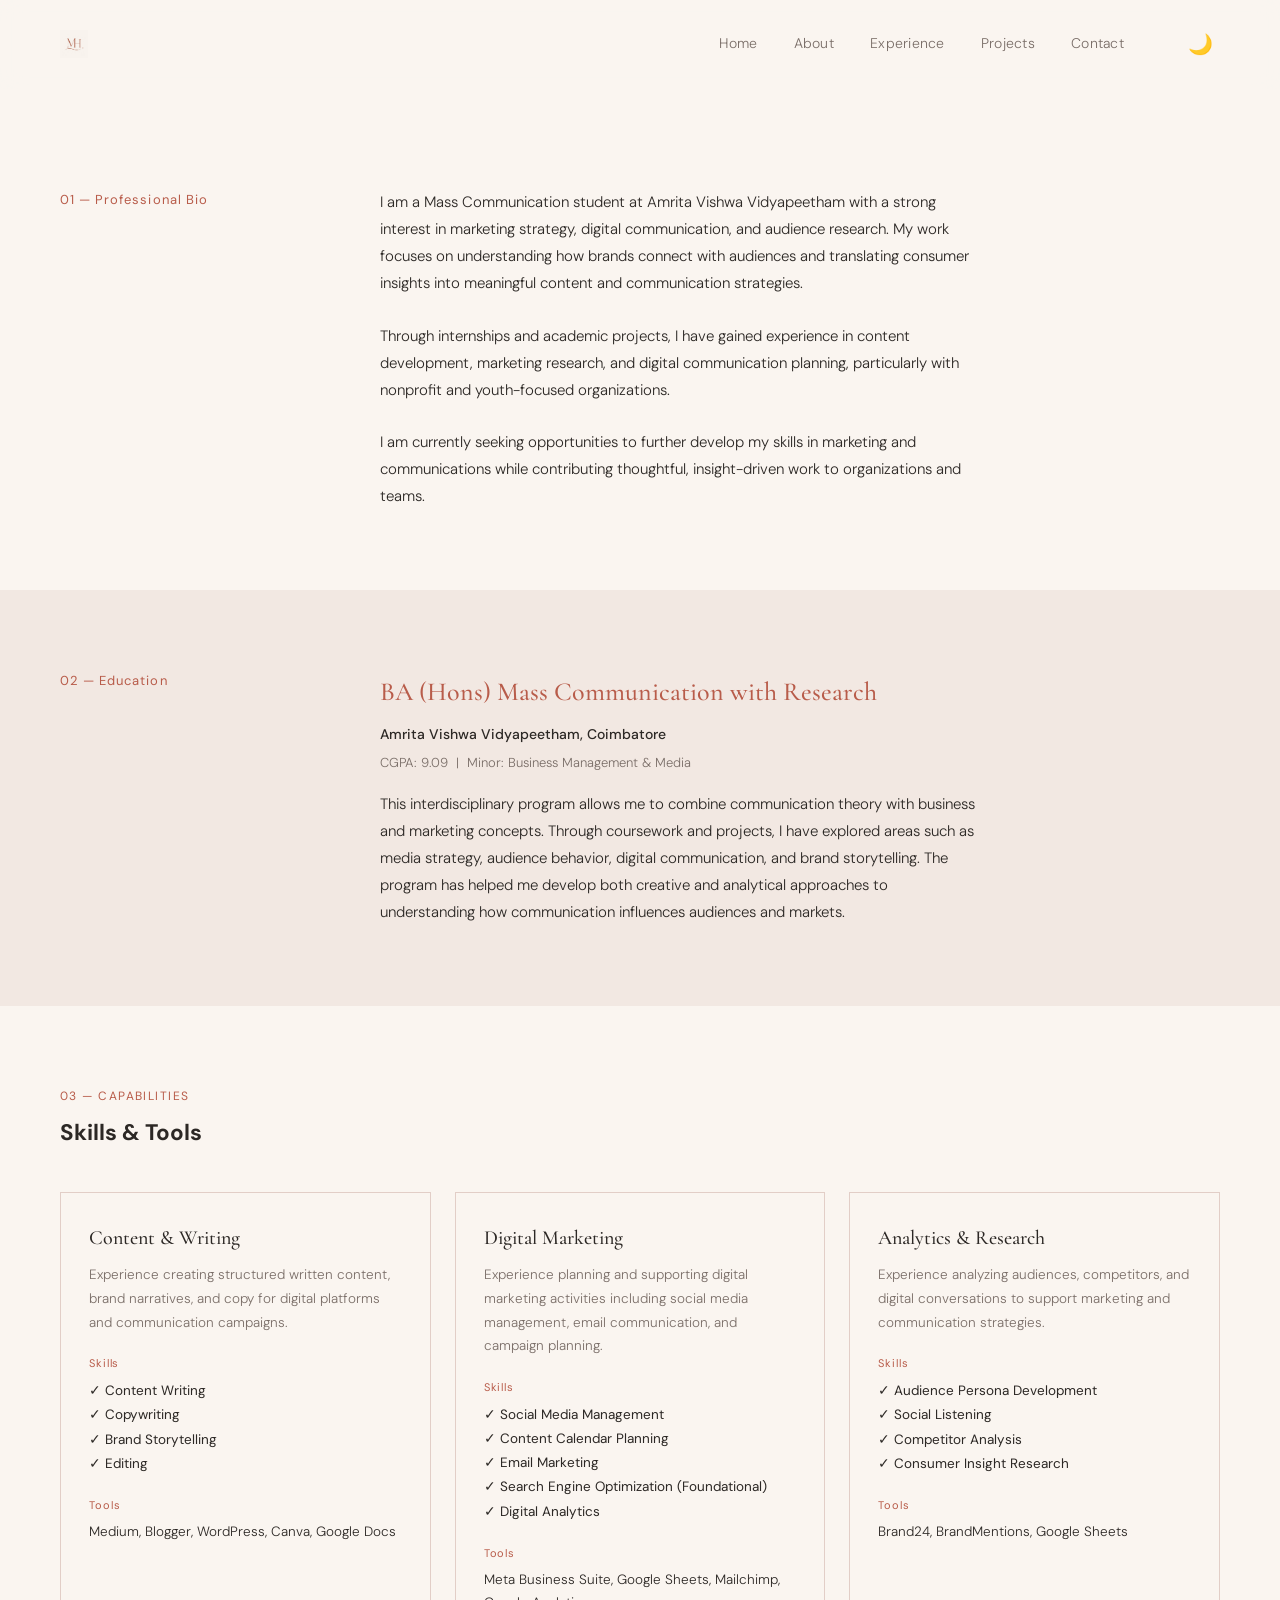
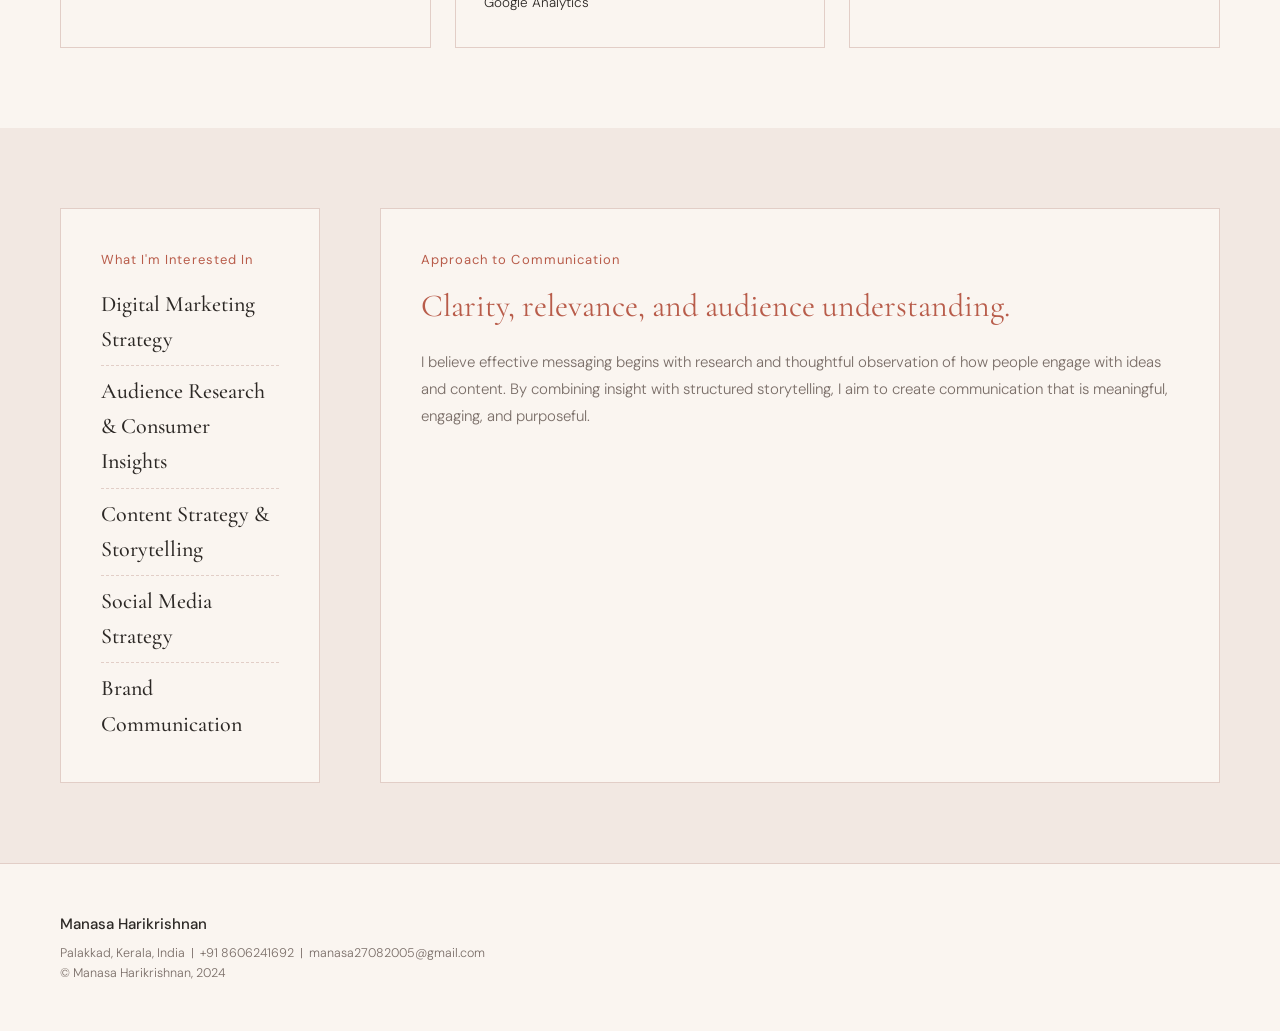
<file: about.html>
<!DOCTYPE html>
<html lang="en">

<head>
    <link rel="icon" type="image/png" href="favicon.png">
    <meta charset="UTF-8">
    <meta name="viewport" content="width=device-width, initial-scale=1.0">
    <title>Manasa Harikrishnan — Marketing & Communications Portfolio</title>
    <link rel="preconnect" href="https://fonts.googleapis.com">
    <link rel="preconnect" href="https://fonts.gstatic.com" crossorigin>
    <link
        href="https://fonts.googleapis.com/css2?family=Cormorant+Garamond:ital,wght@0,300;0,400;0,500;0,600;1,300;1,400&family=DM+Sans:wght@300;400;500&display=swap"
        rel="stylesheet">
    <link rel="stylesheet" href="css/style.css">
</head>

<body>

    <nav id="navbar">
        <a href="index.html" class="nav-name" style="display: flex; align-items: center;"><img src="favicon.png" alt="Manasa Harikrishnan" style="height: 28px; width: auto;"></a>
        <ul class="nav-links">
            <li><a href="index.html#home">Home</a></li>
            <li><a href="about.html" class="active">About</a></li>
            <li><a href="experience.html">Experience</a></li>
            <li><a href="index.html#projects">Projects</a></li>
            <li><a href="index.html#contact">Contact</a></li>
            <li><button id="theme-toggle-btn" class="theme-toggle" aria-label="Toggle Dark Mode">🌙</button></li>
        </ul>
    </nav>

    <!-- ABOUT PAGE CONTENT -->

    <!-- BIO SECTION -->
    <section class="about-hero" id="bio" style="padding-top: 100px;">
        <div class="two-col fade-in">
            <div>
                <p class="two-col-label">01 — Professional Bio</p>
            </div>
            <div class="two-col-content">
                <p>I am a Mass Communication student at Amrita Vishwa Vidyapeetham with a strong interest in marketing
                    strategy, digital communication, and audience research. My work focuses on understanding how brands
                    connect with audiences and translating consumer insights into meaningful content and communication
                    strategies.</p>
                <br>
                <p>Through internships and academic projects, I have gained experience in content development, marketing
                    research, and digital communication planning, particularly with nonprofit and youth-focused
                    organizations.</p>
                <br>
                <p>I am currently seeking opportunities to further develop my skills in marketing and communications
                    while contributing thoughtful, insight-driven work to organizations and teams.</p>
            </div>
        </div>
    </section>

    <!-- EDUCATION SECTION -->
    <section class="education-section highlights-section" id="education">
        <div class="two-col fade-in">
            <div>
                <p class="two-col-label">02 — Education</p>
            </div>
            <div class="two-col-content">
                <h3
                    style="font-family: 'Cormorant Garamond', serif; font-size: 26px; font-weight: 500; color: var(--terracotta); margin-bottom: 8px;">
                    BA (Hons) Mass Communication with Research</h3>
                <p style="font-weight: 500; color: var(--charcoal); font-size: 14px; margin-bottom: 4px;">Amrita Vishwa
                    Vidyapeetham, Coimbatore</p>
                <p style="font-size: 13px; color: var(--muted); margin-bottom: 16px;">CGPA: 9.09 &nbsp;|&nbsp; Minor:
                    Business Management & Media</p>
                <p>This interdisciplinary program allows me to combine communication theory with business and marketing
                    concepts. Through coursework and projects, I have explored areas such as media strategy, audience
                    behavior, digital communication, and brand storytelling. The program has helped me develop both
                    creative and analytical approaches to understanding how communication influences audiences and
                    markets.</p>
            </div>
        </div>
    </section>

    <!-- SKILLS SECTION -->
    <section class="skills-section" id="skills">
        <div class="certs-header fade-in">
            <p class="section-label">03 — Capabilities</p>
            <h2 class="certs-title">Skills & Tools</h2>
        </div>

        <div class="exp-grid" style="grid-template-columns: repeat(3, 1fr); margin-top: 40px;">
            <!-- Content & Writing -->
            <div class="exp-card fade-in" style="transition-delay:0.05s">
                <div class="exp-role" style="font-size: 20px;">Content & Writing</div>
                <p class="exp-desc" style="margin-bottom: 20px;">Experience creating structured written content, brand
                    narratives, and copy for digital platforms and communication campaigns.</p>

                <p class="two-col-label" style="font-size: 11px; margin-bottom: 6px;">Skills</p>
                <ul
                    style="list-style: none; color: var(--charcoal); font-size: 13.5px; font-weight: 400; margin-bottom: 20px; line-height: 1.8;">
                    <li>✓ Content Writing</li>
                    <li>✓ Copywriting</li>
                    <li>✓ Brand Storytelling</li>
                    <li>✓ Editing</li>
                </ul>

                <p class="two-col-label" style="font-size: 11px; margin-bottom: 6px;">Tools</p>
                <p style="font-size: 13.5px; color: var(--charcoal); font-weight: 300;">Medium, Blogger, WordPress,
                    Canva, Google Docs</p>
            </div>

            <!-- Digital Marketing -->
            <div class="exp-card fade-in" style="transition-delay:0.1s">
                <div class="exp-role" style="font-size: 20px;">Digital Marketing</div>
                <p class="exp-desc" style="margin-bottom: 20px;">Experience planning and supporting digital marketing
                    activities including social media management, email communication, and campaign planning.</p>

                <p class="two-col-label" style="font-size: 11px; margin-bottom: 6px;">Skills</p>
                <ul
                    style="list-style: none; color: var(--charcoal); font-size: 13.5px; font-weight: 400; margin-bottom: 20px; line-height: 1.8;">
                    <li>✓ Social Media Management</li>
                    <li>✓ Content Calendar Planning</li>
                    <li>✓ Email Marketing</li>
                    <li>✓ Search Engine Optimization (Foundational)</li>
                    <li>✓ Digital Analytics</li>
                </ul>

                <p class="two-col-label" style="font-size: 11px; margin-bottom: 6px;">Tools</p>
                <p style="font-size: 13.5px; color: var(--charcoal); font-weight: 300;">Meta Business Suite, Google
                    Sheets, Mailchimp, Google Analytics</p>
            </div>

            <!-- Analytics & Research -->
            <div class="exp-card fade-in" style="transition-delay:0.15s">
                <div class="exp-role" style="font-size: 20px;">Analytics & Research</div>
                <p class="exp-desc" style="margin-bottom: 20px;">Experience analyzing audiences, competitors, and
                    digital conversations to support marketing and communication strategies.</p>

                <p class="two-col-label" style="font-size: 11px; margin-bottom: 6px;">Skills</p>
                <ul
                    style="list-style: none; color: var(--charcoal); font-size: 13.5px; font-weight: 400; margin-bottom: 20px; line-height: 1.8;">
                    <li>✓ Audience Persona Development</li>
                    <li>✓ Social Listening</li>
                    <li>✓ Competitor Analysis</li>
                    <li>✓ Consumer Insight Research</li>
                </ul>

                <p class="two-col-label" style="font-size: 11px; margin-bottom: 6px;">Tools</p>
                <p style="font-size: 13.5px; color: var(--charcoal); font-weight: 300;">Brand24, BrandMentions, Google
                    Sheets</p>
            </div>
        </div>
    </section>

    <!-- INTERESTS & APPROACH -->
    <section class="interests-section highlights-section" id="interests">
        <div class="two-col fade-in">
            <!-- Left: Interests -->
            <div style="background: var(--cream); border: 1px solid var(--card-border); padding: 40px; height: 100%;">
                <p class="two-col-label" style="margin-bottom: 16px;">What I'm Interested In</p>
                <ul
                    style="list-style: none; color: var(--charcoal); font-family: 'Cormorant Garamond', serif; font-size: 22px; font-weight: 500; line-height: 1.6;">
                    <li style="margin-bottom: 8px; border-bottom: 1px dashed var(--card-border); padding-bottom: 8px;">
                        Digital Marketing Strategy</li>
                    <li style="margin-bottom: 8px; border-bottom: 1px dashed var(--card-border); padding-bottom: 8px;">
                        Audience Research & Consumer Insights</li>
                    <li style="margin-bottom: 8px; border-bottom: 1px dashed var(--card-border); padding-bottom: 8px;">
                        Content Strategy & Storytelling</li>
                    <li style="margin-bottom: 8px; border-bottom: 1px dashed var(--card-border); padding-bottom: 8px;">
                        Social Media Strategy</li>
                    <li>Brand Communication</li>
                </ul>
            </div>

            <!-- Right: Approach -->
            <div style="background: var(--cream); border: 1px solid var(--card-border); padding: 40px; height: 100%;">
                <p class="two-col-label" style="margin-bottom: 16px;">Approach to Communication</p>
                <h3
                    style="font-family: 'Cormorant Garamond', serif; font-size: 32px; font-weight: 400; color: var(--terracotta); margin-bottom: 24px; line-height: 1.2;">
                    Clarity, relevance, and audience understanding.</h3>
                <p style="color: var(--muted); font-size: 15px; line-height: 1.8;">I believe effective messaging begins
                    with research and thoughtful observation of how people engage with ideas and content. By combining
                    insight with structured storytelling, I aim to create communication that is meaningful, engaging,
                    and purposeful.</p>
            </div>
        </div>
    </section>

    <!-- FOOTER -->
    <footer>
        <div class="footer-left">
            <div class="footer-name">Manasa Harikrishnan</div>
            <div class="footer-meta">
                Palakkad, Kerala, India &nbsp;|&nbsp; +91 8606241692 &nbsp;|&nbsp; manasa27082005@gmail.com<br>
                © Manasa Harikrishnan, 2024
            </div>
            
        </div>
        
    </footer>

    <script>
        // Navbar scroll effect
        const navbar = document.getElementById('navbar');
        window.addEventListener('scroll', () => {
            navbar.classList.toggle('scrolled', window.scrollY > 20);
        });

        // Scroll fade-in
        const observer = new IntersectionObserver((entries) => {
            entries.forEach(entry => {
                if (entry.isIntersecting) {
                    entry.target.classList.add('visible');
                }
            });
        }, { threshold: 0.12 });

        document.querySelectorAll('.fade-in').forEach(el => observer.observe(el));

        // Activate on load for hero
        document.querySelectorAll('.hero .fade-in').forEach(el => {
            setTimeout(() => el.classList.add('visible'), 100);
        });

        // Active nav link on scroll
        const sections = document.querySelectorAll('section[id]');
        const navLinks = document.querySelectorAll('.nav-links a');
        window.addEventListener('scroll', () => {
            let current = '';
            sections.forEach(s => {
                if (window.scrollY >= s.offsetTop - 100) current = s.id;
            });
            navLinks.forEach(a => {
                a.classList.remove('active');
                if (a.getAttribute('href') === '#' + current) a.classList.add('active');
            });
        });
    </script>


    <!-- CUSTOM FEATURES SCRIPT -->
        <script>
        // Theme Toggle Logic
        const themeBtn = document.getElementById('theme-toggle-btn');
        if (themeBtn) {
            themeBtn.addEventListener('click', () => {
                const html = document.documentElement;
                if (html.getAttribute('data-theme') === 'dark') {
                    html.removeAttribute('data-theme');
                    themeBtn.innerHTML = '🌙';
                    localStorage.setItem('theme', 'light');
                } else {
                    html.setAttribute('data-theme', 'dark');
                    themeBtn.innerHTML = '☀️';
                    localStorage.setItem('theme', 'dark');
                }
            });

            // Load saved theme
            if (localStorage.getItem('theme') === 'dark') {
                document.documentElement.setAttribute('data-theme', 'dark');
                themeBtn.innerHTML = '☀️';
            }
        }
    </script>

</body>

</html>
</file>
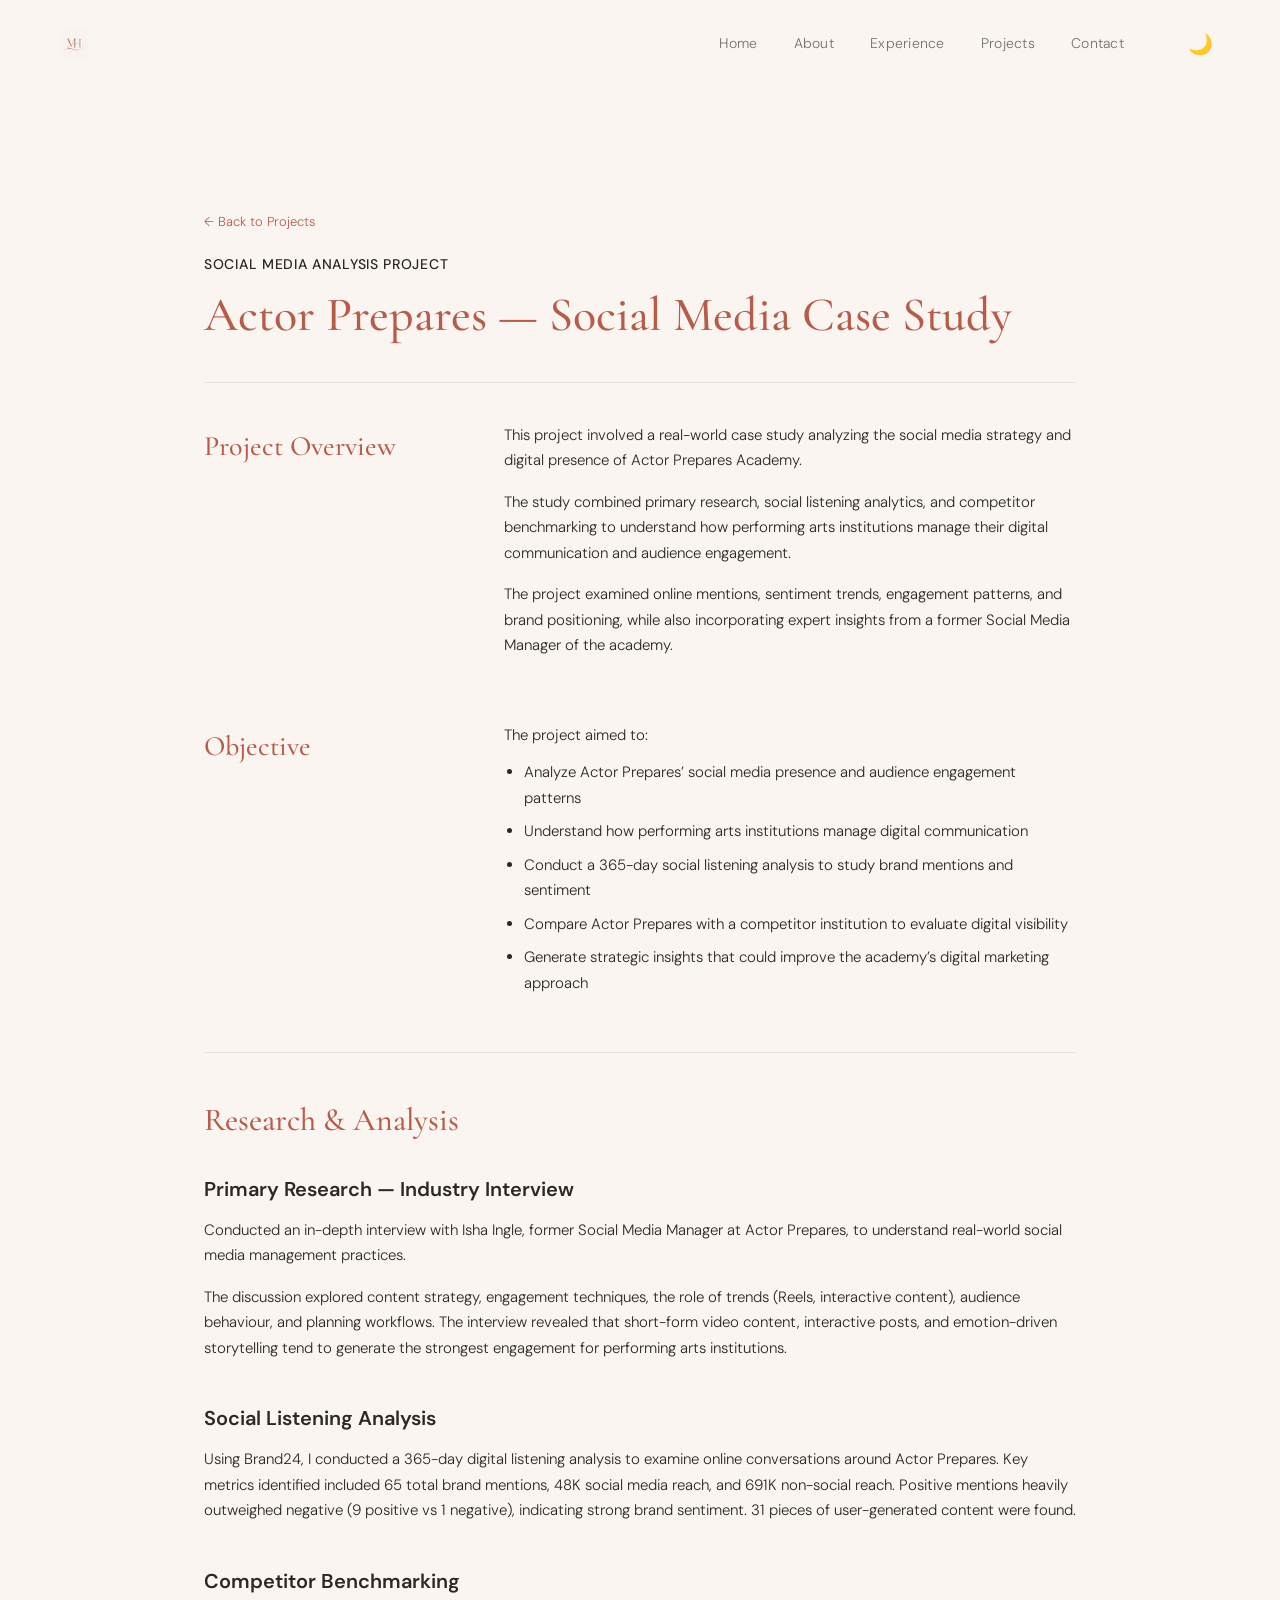
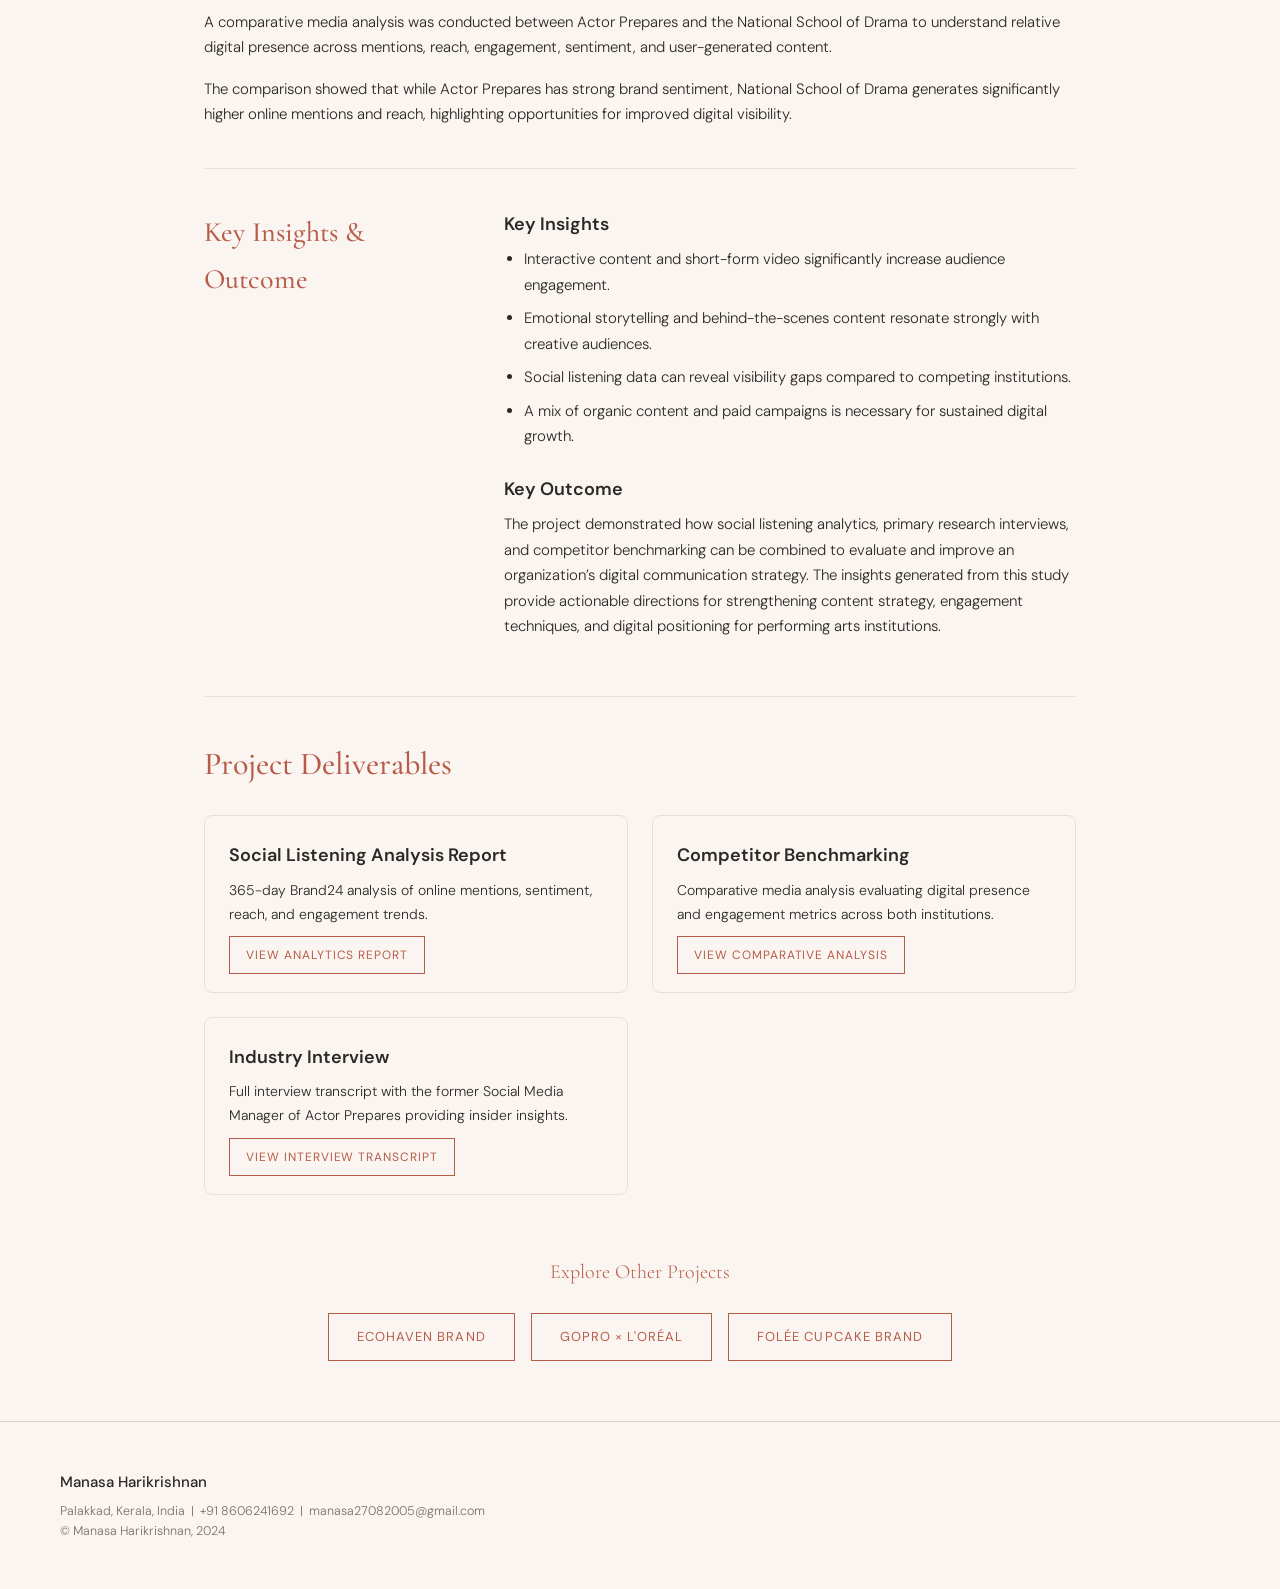
<file: case-study-actor-prepares.html>
<!DOCTYPE html>
<html lang="en">

<head>
    <link rel="icon" type="image/png" href="favicon.png">
    <meta charset="UTF-8">
    <meta name="viewport" content="width=device-width, initial-scale=1.0">
    <title>Manasa Harikrishnan — Marketing & Communications Portfolio</title>
    <link rel="preconnect" href="https://fonts.googleapis.com">
    <link rel="preconnect" href="https://fonts.gstatic.com" crossorigin>
    <link
        href="https://fonts.googleapis.com/css2?family=Cormorant+Garamond:ital,wght@0,300;0,400;0,500;0,600;1,300;1,400&family=DM+Sans:wght@300;400;500&display=swap"
        rel="stylesheet">
    <link rel="stylesheet" href="css/style.css">
</head>

<body>

        <!-- NAV -->
    <nav id="navbar">
        <a href="index.html" class="nav-name" style="display: flex; align-items: center;"><img src="favicon.png" alt="Manasa Harikrishnan" style="height: 28px; width: auto;"></a>
        <ul class="nav-links">
            <li><a href="index.html#home" >Home</a></li>
            <li><a href="about.html" >About</a></li>
            <li><a href="experience.html" >Experience</a></li>
            <li><a href="index.html#projects" >Projects</a></li>
            <li><a href="index.html#contact" >Contact</a></li>
            <li><button id="theme-toggle-btn" class="theme-toggle" aria-label="Toggle Dark Mode">🌙</button></li>
        </ul>
    </nav>

    
    <section class="case-study-hero" style="padding-top: 120px; padding-bottom: 60px; max-width: 1000px; margin: 0 auto; padding-left: 5%; padding-right: 5%;">
        <div class="fade-in">
            <a href="index.html#projects" style="font-size: 13px; color: var(--terracotta); text-decoration: none; display: inline-block; margin-bottom: 20px;">&larr; Back to Projects</a>
            <p style="font-size: 14px; font-weight: 500; letter-spacing: 0.05em; color: var(--charcoal); margin-bottom: 12px; text-transform: uppercase;">Social Media Analysis Project</p>
            <h1 style="font-family: 'Cormorant Garamond', serif; font-size: 48px; font-weight: 500; color: var(--terracotta); margin-bottom: 24px; line-height: 1.1;">Actor Prepares — Social Media Case Study</h1>
            
            <div style="width: 100%; height: 1px; background-color: rgba(62, 53, 49, 0.1); margin: 40px 0;"></div>
            
            <div class="two-col" style="gap: 40px; margin-bottom: 40px;">
                <div>
                    <h3 style="font-family: 'Cormorant Garamond', serif; font-size: 28px; font-weight: 500; color: var(--terracotta); margin-bottom: 16px;">Project Overview</h3>
                </div>
                <div>
                    <p style="margin-bottom: 16px;">This project involved a real-world case study analyzing the social media strategy and digital presence of Actor Prepares Academy.</p>
                    <p style="margin-bottom: 16px;">The study combined primary research, social listening analytics, and competitor benchmarking to understand how performing arts institutions manage their digital communication and audience engagement.</p>
                    <p style="margin-bottom: 24px;">The project examined online mentions, sentiment trends, engagement patterns, and brand positioning, while also incorporating expert insights from a former Social Media Manager of the academy.</p>
                </div>
            </div>

            <div class="two-col" style="gap: 40px; margin-bottom: 40px;">
                <div>
                    <h3 style="font-family: 'Cormorant Garamond', serif; font-size: 28px; font-weight: 500; color: var(--terracotta); margin-bottom: 16px;">Objective</h3>
                </div>
                <div>
                    <p style="margin-bottom: 12px;">The project aimed to:</p>
                    <ul style="padding-left: 20px; margin-bottom: 16px;">
                        <li style="margin-bottom: 8px;">Analyze Actor Prepares’ social media presence and audience engagement patterns</li>
                        <li style="margin-bottom: 8px;">Understand how performing arts institutions manage digital communication</li>
                        <li style="margin-bottom: 8px;">Conduct a 365-day social listening analysis to study brand mentions and sentiment</li>
                        <li style="margin-bottom: 8px;">Compare Actor Prepares with a competitor institution to evaluate digital visibility</li>
                        <li style="margin-bottom: 8px;">Generate strategic insights that could improve the academy’s digital marketing approach</li>
                    </ul>
                </div>
            </div>

            <div style="width: 100%; height: 1px; background-color: rgba(62, 53, 49, 0.1); margin: 40px 0;"></div>

            <h3 style="font-family: 'Cormorant Garamond', serif; font-size: 32px; font-weight: 500; color: var(--terracotta); margin-bottom: 24px; margin-top: 40px;">Research & Analysis</h3>
            
            <div style="margin-bottom: 40px;">
                <h4 style="font-size: 20px; font-weight: 600; color: var(--charcoal); margin-bottom: 12px;">Primary Research — Industry Interview</h4>
                <p style="margin-bottom: 16px;">Conducted an in-depth interview with Isha Ingle, former Social Media Manager at Actor Prepares, to understand real-world social media management practices.</p>
                <p style="margin-bottom: 16px;">The discussion explored content strategy, engagement techniques, the role of trends (Reels, interactive content), audience behaviour, and planning workflows. The interview revealed that short-form video content, interactive posts, and emotion-driven storytelling tend to generate the strongest engagement for performing arts institutions.</p>
            </div>

            <div style="margin-bottom: 40px;">
                <h4 style="font-size: 20px; font-weight: 600; color: var(--charcoal); margin-bottom: 12px;">Social Listening Analysis</h4>
                <p style="margin-bottom: 16px;">Using Brand24, I conducted a 365-day digital listening analysis to examine online conversations around Actor Prepares. Key metrics identified included 65 total brand mentions, 48K social media reach, and 691K non-social reach. Positive mentions heavily outweighed negative (9 positive vs 1 negative), indicating strong brand sentiment. 31 pieces of user-generated content were found.</p>
            </div>

            <div style="margin-bottom: 40px;">
                <h4 style="font-size: 20px; font-weight: 600; color: var(--charcoal); margin-bottom: 12px;">Competitor Benchmarking</h4>
                <p style="margin-bottom: 16px;">A comparative media analysis was conducted between Actor Prepares and the National School of Drama to understand relative digital presence across mentions, reach, engagement, sentiment, and user-generated content.</p>
                <p style="margin-bottom: 16px;">The comparison showed that while Actor Prepares has strong brand sentiment, National School of Drama generates significantly higher online mentions and reach, highlighting opportunities for improved digital visibility.</p>
            </div>

            <div style="width: 100%; height: 1px; background-color: rgba(62, 53, 49, 0.1); margin: 40px 0;"></div>

            <div class="two-col" style="gap: 40px; margin-bottom: 40px;">
                <div>
                    <h3 style="font-family: 'Cormorant Garamond', serif; font-size: 28px; font-weight: 500; color: var(--terracotta); margin-bottom: 16px;">Key Insights & Outcome</h3>
                </div>
                <div>
                    <h4 style="font-size: 18px; font-weight: 600; margin-bottom: 8px;">Key Insights</h4>
                    <ul style="padding-left: 20px; margin-bottom: 24px;">
                        <li style="margin-bottom: 8px;">Interactive content and short-form video significantly increase audience engagement.</li>
                        <li style="margin-bottom: 8px;">Emotional storytelling and behind-the-scenes content resonate strongly with creative audiences.</li>
                        <li style="margin-bottom: 8px;">Social listening data can reveal visibility gaps compared to competing institutions.</li>
                        <li style="margin-bottom: 8px;">A mix of organic content and paid campaigns is necessary for sustained digital growth.</li>
                    </ul>

                    <h4 style="font-size: 18px; font-weight: 600; margin-bottom: 8px;">Key Outcome</h4>
                    <p style="margin-bottom: 16px;">The project demonstrated how social listening analytics, primary research interviews, and competitor benchmarking can be combined to evaluate and improve an organization’s digital communication strategy. The insights generated from this study provide actionable directions for strengthening content strategy, engagement techniques, and digital positioning for performing arts institutions.</p>
                </div>
            </div>

            <div style="width: 100%; height: 1px; background-color: rgba(62, 53, 49, 0.1); margin: 40px 0;"></div>

            <h3 style="font-family: 'Cormorant Garamond', serif; font-size: 32px; font-weight: 500; color: var(--terracotta); margin-bottom: 24px; margin-top: 40px;">Project Deliverables</h3>
            
            <div style="display: grid; grid-template-columns: repeat(auto-fill, minmax(300px, 1fr)); gap: 24px;">
                <div style="border: 1px solid rgba(62, 53, 49, 0.1); padding: 24px; border-radius: 8px; transition: transform 0.3s ease;" onmouseover="this.style.transform='translateY(-4px)'" onmouseout="this.style.transform='none'">
                    <h4 style="font-size: 18px; font-weight: 600; margin-bottom: 8px;">Social Listening Analysis Report</h4>
                    <p style="font-size: 14px; margin-bottom: 16px; color: var(--charcoal);">365-day Brand24 analysis of online mentions, sentiment, reach, and engagement trends.</p>
                    <a href="https://drive.google.com/file/d/1MWj-qFn9AjQYypSObQXj3BPB1YsR9cae/view?usp=drive_link" target="_blank" class="btn-outline" style="font-size: 12px; padding: 10px 16px;">View Analytics Report</a>
                </div>
                
                <div style="border: 1px solid rgba(62, 53, 49, 0.1); padding: 24px; border-radius: 8px; transition: transform 0.3s ease;" onmouseover="this.style.transform='translateY(-4px)'" onmouseout="this.style.transform='none'">
                    <h4 style="font-size: 18px; font-weight: 600; margin-bottom: 8px;">Competitor Benchmarking</h4>
                    <p style="font-size: 14px; margin-bottom: 16px; color: var(--charcoal);">Comparative media analysis evaluating digital presence and engagement metrics across both institutions.</p>
                    <a href="https://drive.google.com/file/d/1JId7MGN1oPnKFqhRd6appUSy86fWNXJc/view?usp=drive_link" target="_blank" class="btn-outline" style="font-size: 12px; padding: 10px 16px;">View Comparative Analysis</a>
                </div>

                <div style="border: 1px solid rgba(62, 53, 49, 0.1); padding: 24px; border-radius: 8px; transition: transform 0.3s ease;" onmouseover="this.style.transform='translateY(-4px)'" onmouseout="this.style.transform='none'">
                    <h4 style="font-size: 18px; font-weight: 600; margin-bottom: 8px;">Industry Interview</h4>
                    <p style="font-size: 14px; margin-bottom: 16px; color: var(--charcoal);">Full interview transcript with the former Social Media Manager of Actor Prepares providing insider insights.</p>
                    <a href="https://drive.google.com/file/d/19sO7_EkjywqV23QeOA0AlRFuvZVXJHQX/view?usp=drive_link" target="_blank" class="btn-outline" style="font-size: 12px; padding: 10px 16px;">View Interview Transcript</a>
                </div>
            </div>

            

            <div style="margin-top: 60px; text-align: center;">
                <p style="font-size: 20px; font-family: 'Cormorant Garamond', serif; color: var(--terracotta); margin-bottom: 24px;">Explore Other Projects</p>
                <div style="display: flex; justify-content: center; gap: 16px; flex-wrap: wrap;">
                    <a href="case-study-ecohaven.html" class="btn-outline">ECOHAVEN Brand</a>
                    <a href="case-study-gopro.html" class="btn-outline">GoPro × L'Oréal</a>
                    <a href="case-study-folee.html" class="btn-outline">Folée Cupcake Brand</a>
                </div>
            </div>
            
        </div>
    </section>


    <!-- FOOTER -->
    <footer>
        <div class="footer-left">
            <div class="footer-name">Manasa Harikrishnan</div>
            <div class="footer-meta">
                Palakkad, Kerala, India &nbsp;|&nbsp; +91 8606241692 &nbsp;|&nbsp; manasa27082005@gmail.com<br>
                © Manasa Harikrishnan, 2024
            </div>
            
        </div>
        
    </footer>

    <script>
        // Navbar scroll effect
        const navbar = document.getElementById('navbar');
        window.addEventListener('scroll', () => {
            navbar.classList.toggle('scrolled', window.scrollY > 20);
        });

        // Scroll fade-in
        const observer = new IntersectionObserver((entries) => {
            entries.forEach(entry => {
                if (entry.isIntersecting) {
                    entry.target.classList.add('visible');
                }
            });
        }, { threshold: 0.12 });

        document.querySelectorAll('.fade-in').forEach(el => observer.observe(el));

        // Activate on load for hero
        document.querySelectorAll('.hero .fade-in').forEach(el => {
            setTimeout(() => el.classList.add('visible'), 100);
        });

        // Active nav link on scroll
        const sections = document.querySelectorAll('section[id]');
        const navLinks = document.querySelectorAll('.nav-links a');
        window.addEventListener('scroll', () => {
            let current = '';
            sections.forEach(s => {
                if (window.scrollY >= s.offsetTop - 100) current = s.id;
            });
            navLinks.forEach(a => {
                // simple hack, only process on index page anchors
                if (a.getAttribute('href').startsWith('#')) {
                    a.classList.remove('active');
                    if (a.getAttribute('href') === '#' + current) a.classList.add('active');
                }
            });
        });

        // Expand/Collapse Experience Cards
        function toggleExpCard(element) {
            const card = element.parentElement;
            // close any open ones
            document.querySelectorAll('.exp-card').forEach(c => {
                if (c !== card) c.classList.remove('expanded');
            });
            // toggle this one
            card.classList.toggle('expanded');

            // tiny scroll offset if opening so we can see the title cleanly
            if (card.classList.contains('expanded')) {
                setTimeout(() => {
                    const offset = card.getBoundingClientRect().top + window.scrollY - 100;
                    window.scrollTo({ top: offset, behavior: 'smooth' });
                }, 300);
            }
        }
    </script>


    <!-- CUSTOM FEATURES SCRIPT -->
        <script>
        // Theme Toggle Logic
        const themeBtn = document.getElementById('theme-toggle-btn');
        if (themeBtn) {
            themeBtn.addEventListener('click', () => {
                const html = document.documentElement;
                if (html.getAttribute('data-theme') === 'dark') {
                    html.removeAttribute('data-theme');
                    themeBtn.innerHTML = '🌙';
                    localStorage.setItem('theme', 'light');
                } else {
                    html.setAttribute('data-theme', 'dark');
                    themeBtn.innerHTML = '☀️';
                    localStorage.setItem('theme', 'dark');
                }
            });

            // Load saved theme
            if (localStorage.getItem('theme') === 'dark') {
                document.documentElement.setAttribute('data-theme', 'dark');
                themeBtn.innerHTML = '☀️';
            }
        }
    </script>

</body>

</html>
</file>
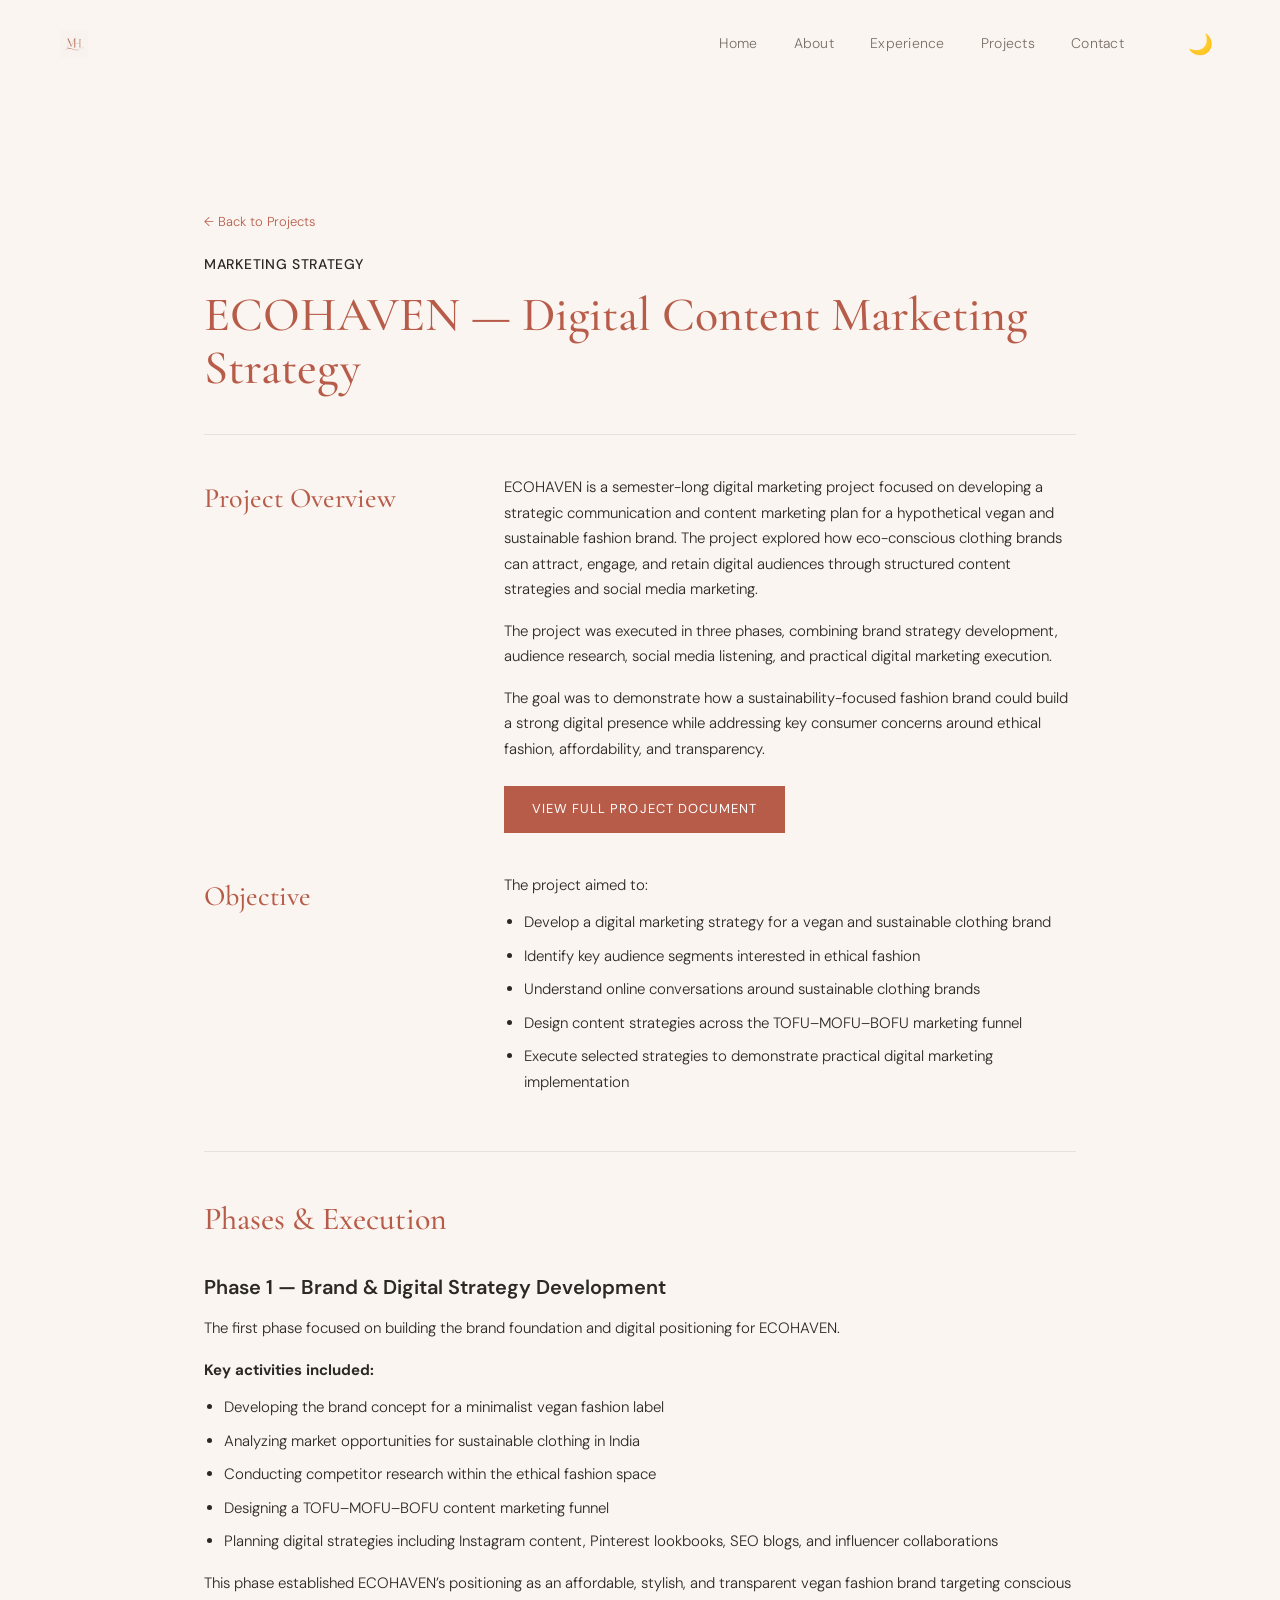
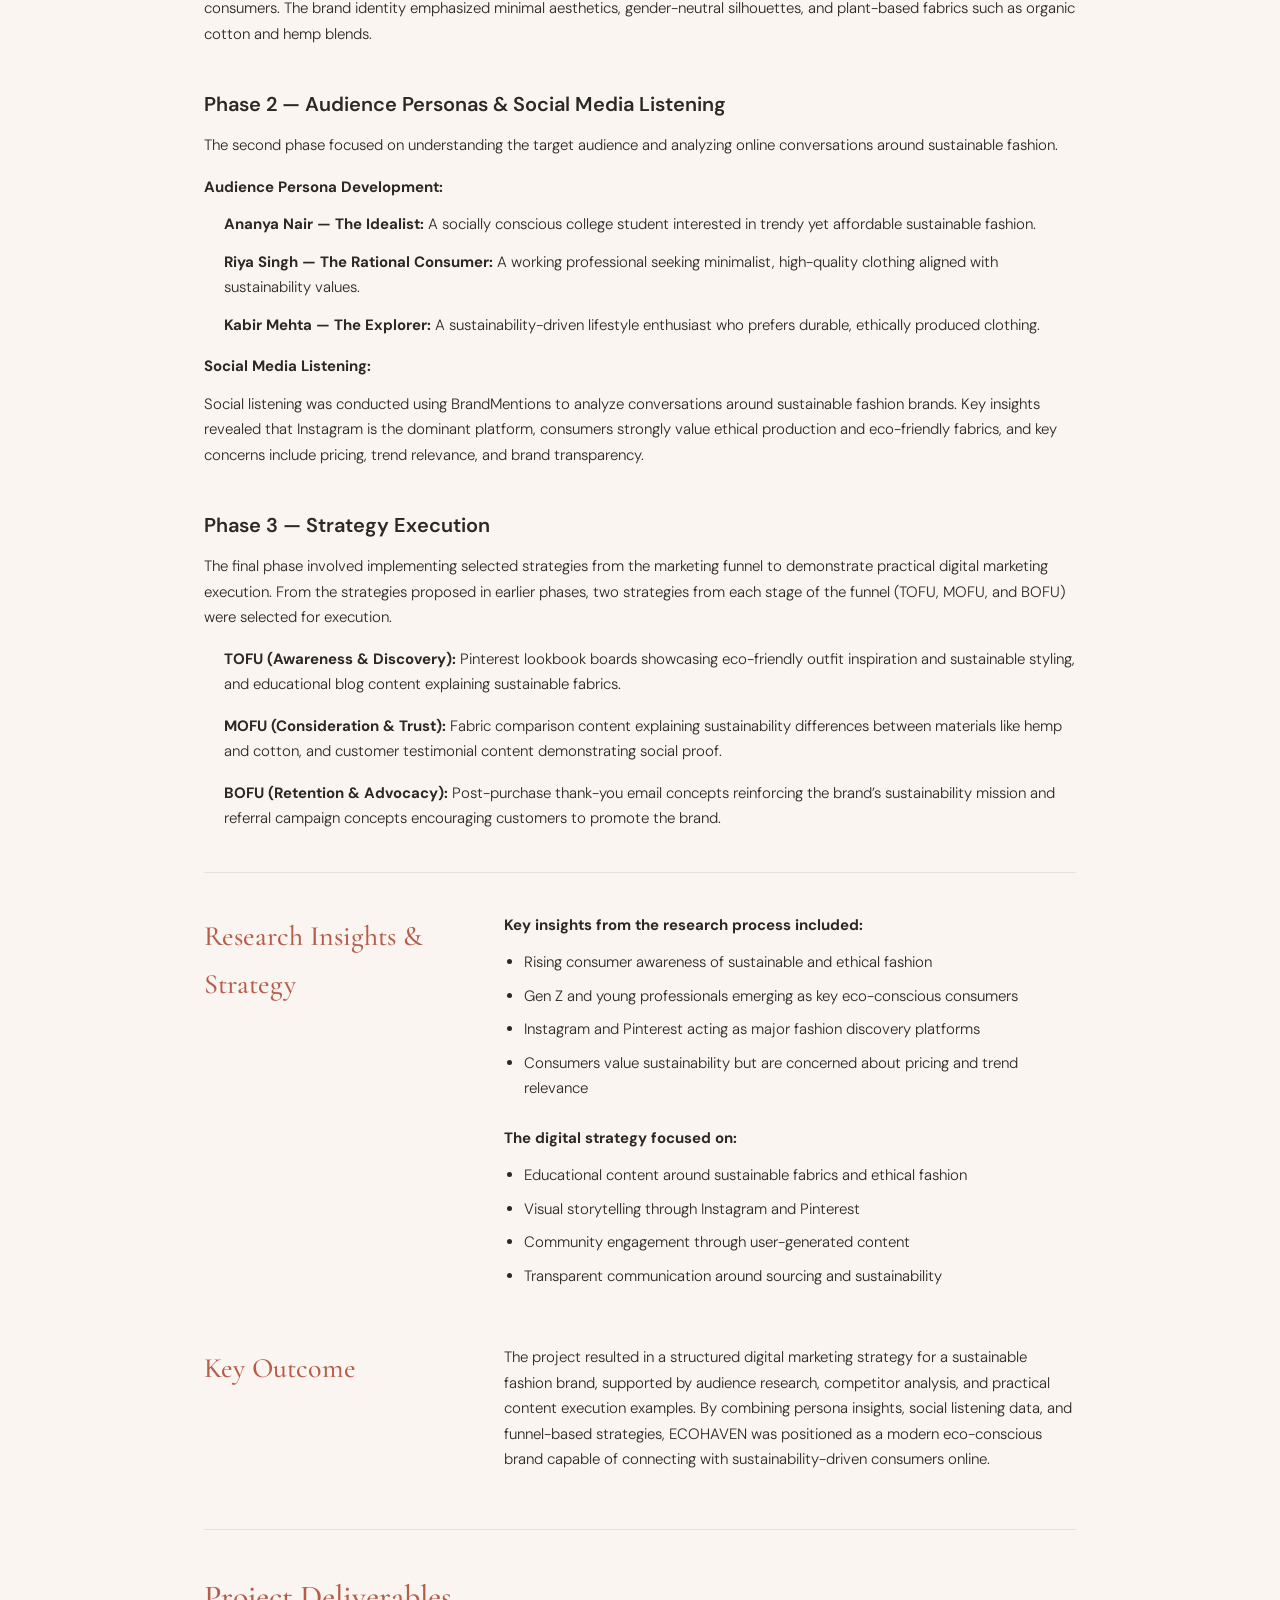
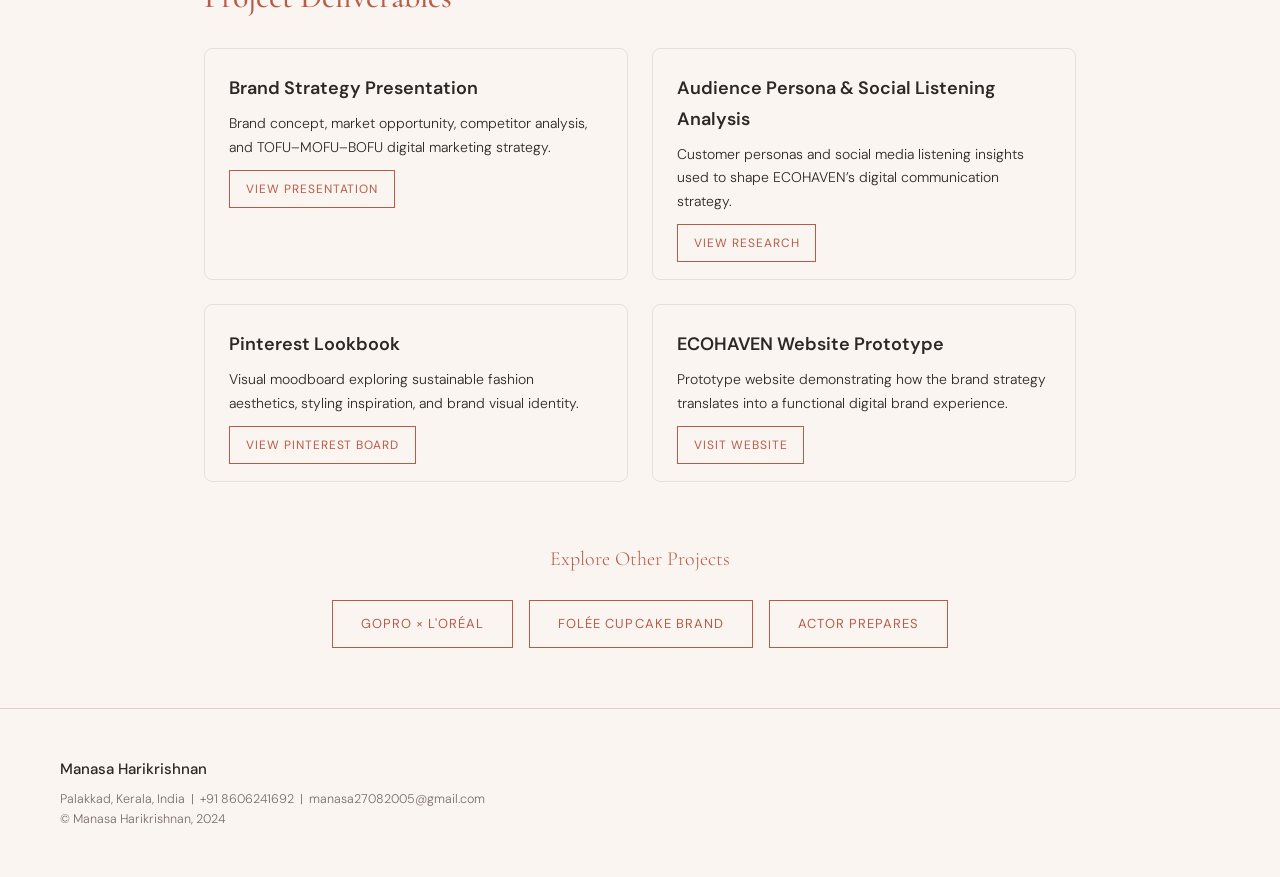
<file: case-study-ecohaven.html>
<!DOCTYPE html>
<html lang="en">

<head>
    <link rel="icon" type="image/png" href="favicon.png">
    <meta charset="UTF-8">
    <meta name="viewport" content="width=device-width, initial-scale=1.0">
    <title>Manasa Harikrishnan — Marketing & Communications Portfolio</title>
    <link rel="preconnect" href="https://fonts.googleapis.com">
    <link rel="preconnect" href="https://fonts.gstatic.com" crossorigin>
    <link
        href="https://fonts.googleapis.com/css2?family=Cormorant+Garamond:ital,wght@0,300;0,400;0,500;0,600;1,300;1,400&family=DM+Sans:wght@300;400;500&display=swap"
        rel="stylesheet">
    <link rel="stylesheet" href="css/style.css">
</head>

<body>

    <!-- NAV -->
    <nav id="navbar">
        <a href="index.html" class="nav-name" style="display: flex; align-items: center;"><img src="favicon.png" alt="Manasa Harikrishnan" style="height: 28px; width: auto;"></a>
        <ul class="nav-links">
            <li><a href="index.html#home">Home</a></li>
            <li><a href="about.html">About</a></li>
            <li><a href="experience.html">Experience</a></li>
            <li><a href="index.html#projects">Projects</a></li>
            <li><a href="index.html#contact">Contact</a></li>
            <li><button id="theme-toggle-btn" class="theme-toggle" aria-label="Toggle Dark Mode">🌙</button></li>
        </ul>
    </nav>


    <section class="case-study-hero"
        style="padding-top: 120px; padding-bottom: 60px; max-width: 1000px; margin: 0 auto; padding-left: 5%; padding-right: 5%;">
        <div class="fade-in">
            <a href="index.html#projects"
                style="font-size: 13px; color: var(--terracotta); text-decoration: none; display: inline-block; margin-bottom: 20px;">&larr;
                Back to Projects</a>
            <p
                style="font-size: 14px; font-weight: 500; letter-spacing: 0.05em; color: var(--charcoal); margin-bottom: 12px; text-transform: uppercase;">
                Marketing Strategy</p>
            <h1
                style="font-family: 'Cormorant Garamond', serif; font-size: 48px; font-weight: 500; color: var(--terracotta); margin-bottom: 24px; line-height: 1.1;">
                ECOHAVEN — Digital Content Marketing Strategy</h1>

            <div style="width: 100%; height: 1px; background-color: rgba(62, 53, 49, 0.1); margin: 40px 0;"></div>

            <div class="two-col" style="gap: 40px; margin-bottom: 40px;">
                <div>
                    <h3
                        style="font-family: 'Cormorant Garamond', serif; font-size: 28px; font-weight: 500; color: var(--terracotta); margin-bottom: 16px;">
                        Project Overview</h3>
                </div>
                <div>
                    <p style="margin-bottom: 16px;">ECOHAVEN is a semester-long digital marketing project focused on
                        developing a strategic communication and content marketing plan for a hypothetical vegan and
                        sustainable fashion brand. The project explored how eco-conscious clothing brands can attract,
                        engage, and retain digital audiences through structured content strategies and social media
                        marketing.</p>
                    <p style="margin-bottom: 16px;">The project was executed in three phases, combining brand strategy
                        development, audience research, social media listening, and practical digital marketing
                        execution.</p>
                    <p style="margin-bottom: 24px;">The goal was to demonstrate how a sustainability-focused fashion
                        brand could build a strong digital presence while addressing key consumer concerns around
                        ethical fashion, affordability, and transparency.</p>
                    <a href="https://drive.google.com/file/d/1Wl9wwdn2ZXdPdinP-BLBoDnrPqSap_UA/view?usp=drive_link"
                        target="_blank" class="btn-primary" style="display: inline-block;">View Full Project
                        Document</a>
                </div>
            </div>

            <div class="two-col" style="gap: 40px; margin-bottom: 40px;">
                <div>
                    <h3
                        style="font-family: 'Cormorant Garamond', serif; font-size: 28px; font-weight: 500; color: var(--terracotta); margin-bottom: 16px;">
                        Objective</h3>
                </div>
                <div>
                    <p style="margin-bottom: 12px;">The project aimed to:</p>
                    <ul style="padding-left: 20px; margin-bottom: 16px;">
                        <li style="margin-bottom: 8px;">Develop a digital marketing strategy for a vegan and sustainable
                            clothing brand</li>
                        <li style="margin-bottom: 8px;">Identify key audience segments interested in ethical fashion
                        </li>
                        <li style="margin-bottom: 8px;">Understand online conversations around sustainable clothing
                            brands</li>
                        <li style="margin-bottom: 8px;">Design content strategies across the TOFU–MOFU–BOFU marketing
                            funnel</li>
                        <li style="margin-bottom: 8px;">Execute selected strategies to demonstrate practical digital
                            marketing implementation</li>
                    </ul>
                </div>
            </div>

            <div style="width: 100%; height: 1px; background-color: rgba(62, 53, 49, 0.1); margin: 40px 0;"></div>

            <h3
                style="font-family: 'Cormorant Garamond', serif; font-size: 32px; font-weight: 500; color: var(--terracotta); margin-bottom: 24px; margin-top: 40px;">
                Phases & Execution</h3>

            <div style="margin-bottom: 40px;">
                <h4 style="font-size: 20px; font-weight: 600; color: var(--charcoal); margin-bottom: 12px;">Phase 1 —
                    Brand & Digital Strategy Development</h4>
                <p style="margin-bottom: 16px;">The first phase focused on building the brand foundation and digital
                    positioning for ECOHAVEN.</p>
                <p style="margin-bottom: 12px;"><strong>Key activities included:</strong></p>
                <ul style="padding-left: 20px; margin-bottom: 16px;">
                    <li style="margin-bottom: 8px;">Developing the brand concept for a minimalist vegan fashion label
                    </li>
                    <li style="margin-bottom: 8px;">Analyzing market opportunities for sustainable clothing in India
                    </li>
                    <li style="margin-bottom: 8px;">Conducting competitor research within the ethical fashion space</li>
                    <li style="margin-bottom: 8px;">Designing a TOFU–MOFU–BOFU content marketing funnel</li>
                    <li style="margin-bottom: 8px;">Planning digital strategies including Instagram content, Pinterest
                        lookbooks, SEO blogs, and influencer collaborations</li>
                </ul>
                <p style="margin-bottom: 16px;">This phase established ECOHAVEN’s positioning as an affordable, stylish,
                    and transparent vegan fashion brand targeting conscious consumers. The brand identity emphasized
                    minimal aesthetics, gender-neutral silhouettes, and plant-based fabrics such as organic cotton and
                    hemp blends.</p>
            </div>

            <div style="margin-bottom: 40px;">
                <h4 style="font-size: 20px; font-weight: 600; color: var(--charcoal); margin-bottom: 12px;">Phase 2 —
                    Audience Personas & Social Media Listening</h4>
                <p style="margin-bottom: 16px;">The second phase focused on understanding the target audience and
                    analyzing online conversations around sustainable fashion.</p>

                <p style="margin-bottom: 12px;"><strong>Audience Persona Development:</strong></p>
                <ul style="padding-left: 20px; margin-bottom: 16px; list-style-type: none;">
                    <li style="margin-bottom: 12px;"><strong>Ananya Nair — The Idealist:</strong> A socially conscious
                        college student interested in trendy yet affordable sustainable fashion.</li>
                    <li style="margin-bottom: 12px;"><strong>Riya Singh — The Rational Consumer:</strong> A working
                        professional seeking minimalist, high-quality clothing aligned with sustainability values.</li>
                    <li style="margin-bottom: 12px;"><strong>Kabir Mehta — The Explorer:</strong> A
                        sustainability-driven lifestyle enthusiast who prefers durable, ethically produced clothing.
                    </li>
                </ul>

                <p style="margin-bottom: 12px;"><strong>Social Media Listening:</strong></p>
                <p style="margin-bottom: 16px;">Social listening was conducted using BrandMentions to analyze
                    conversations around sustainable fashion brands. Key insights revealed that Instagram is the
                    dominant platform, consumers strongly value ethical production and eco-friendly fabrics, and key
                    concerns include pricing, trend relevance, and brand transparency.</p>
            </div>

            <div style="margin-bottom: 40px;">
                <h4 style="font-size: 20px; font-weight: 600; color: var(--charcoal); margin-bottom: 12px;">Phase 3 —
                    Strategy Execution</h4>
                <p style="margin-bottom: 16px;">The final phase involved implementing selected strategies from the
                    marketing funnel to demonstrate practical digital marketing execution. From the strategies proposed
                    in earlier phases, two strategies from each stage of the funnel (TOFU, MOFU, and BOFU) were selected
                    for execution.</p>

                <ul style="padding-left: 20px; margin-bottom: 16px; list-style-type: none;">
                    <li style="margin-bottom: 16px;"><strong>TOFU (Awareness & Discovery):</strong> Pinterest lookbook
                        boards showcasing eco-friendly outfit inspiration and sustainable styling, and educational blog
                        content explaining sustainable fabrics.</li>
                    <li style="margin-bottom: 16px;"><strong>MOFU (Consideration & Trust):</strong> Fabric comparison
                        content explaining sustainability differences between materials like hemp and cotton, and
                        customer testimonial content demonstrating social proof.</li>
                    <li style="margin-bottom: 16px;"><strong>BOFU (Retention & Advocacy):</strong> Post-purchase
                        thank-you email concepts reinforcing the brand’s sustainability mission and referral campaign
                        concepts encouraging customers to promote the brand.</li>
                </ul>
            </div>

            <div style="width: 100%; height: 1px; background-color: rgba(62, 53, 49, 0.1); margin: 40px 0;"></div>

            <div class="two-col" style="gap: 40px; margin-bottom: 40px;">
                <div>
                    <h3
                        style="font-family: 'Cormorant Garamond', serif; font-size: 28px; font-weight: 500; color: var(--terracotta); margin-bottom: 16px;">
                        Research Insights & Strategy</h3>
                </div>
                <div>
                    <p style="margin-bottom: 12px;"><strong>Key insights from the research process included:</strong>
                    </p>
                    <ul style="padding-left: 20px; margin-bottom: 24px;">
                        <li style="margin-bottom: 8px;">Rising consumer awareness of sustainable and ethical fashion
                        </li>
                        <li style="margin-bottom: 8px;">Gen Z and young professionals emerging as key eco-conscious
                            consumers</li>
                        <li style="margin-bottom: 8px;">Instagram and Pinterest acting as major fashion discovery
                            platforms</li>
                        <li style="margin-bottom: 8px;">Consumers value sustainability but are concerned about pricing
                            and trend relevance</li>
                    </ul>

                    <p style="margin-bottom: 12px;"><strong>The digital strategy focused on:</strong></p>
                    <ul style="padding-left: 20px; margin-bottom: 16px;">
                        <li style="margin-bottom: 8px;">Educational content around sustainable fabrics and ethical
                            fashion</li>
                        <li style="margin-bottom: 8px;">Visual storytelling through Instagram and Pinterest</li>
                        <li style="margin-bottom: 8px;">Community engagement through user-generated content</li>
                        <li style="margin-bottom: 8px;">Transparent communication around sourcing and sustainability
                        </li>
                    </ul>
                </div>
            </div>

            <div class="two-col" style="gap: 40px; margin-bottom: 40px;">
                <div>
                    <h3
                        style="font-family: 'Cormorant Garamond', serif; font-size: 28px; font-weight: 500; color: var(--terracotta); margin-bottom: 16px;">
                        Key Outcome</h3>
                </div>
                <div>
                    <p style="margin-bottom: 16px;">The project resulted in a structured digital marketing strategy for
                        a sustainable fashion brand, supported by audience research, competitor analysis, and practical
                        content execution examples. By combining persona insights, social listening data, and
                        funnel-based strategies, ECOHAVEN was positioned as a modern eco-conscious brand capable of
                        connecting with sustainability-driven consumers online.</p>
                </div>
            </div>

            <div style="width: 100%; height: 1px; background-color: rgba(62, 53, 49, 0.1); margin: 40px 0;"></div>

            <h3
                style="font-family: 'Cormorant Garamond', serif; font-size: 32px; font-weight: 500; color: var(--terracotta); margin-bottom: 24px; margin-top: 40px;">
                Project Deliverables</h3>

            <div style="display: grid; grid-template-columns: repeat(auto-fill, minmax(300px, 1fr)); gap: 24px;">
                <div style="border: 1px solid rgba(62, 53, 49, 0.1); padding: 24px; border-radius: 8px; transition: transform 0.3s ease;"
                    onmouseover="this.style.transform='translateY(-4px)'" onmouseout="this.style.transform='none'">
                    <h4 style="font-size: 18px; font-weight: 600; margin-bottom: 8px;">Brand Strategy Presentation</h4>
                    <p style="font-size: 14px; margin-bottom: 16px; color: var(--charcoal);">Brand concept, market
                        opportunity, competitor analysis, and TOFU–MOFU–BOFU digital marketing strategy.</p>
                    <a href="https://drive.google.com/file/d/1Wl9wwdn2ZXdPdinP-BLBoDnrPqSap_UA/view?usp=drive_link"
                        target="_blank" class="btn-outline" style="font-size: 12px; padding: 10px 16px;">View
                        Presentation</a>
                </div>

                <div style="border: 1px solid rgba(62, 53, 49, 0.1); padding: 24px; border-radius: 8px; transition: transform 0.3s ease;"
                    onmouseover="this.style.transform='translateY(-4px)'" onmouseout="this.style.transform='none'">
                    <h4 style="font-size: 18px; font-weight: 600; margin-bottom: 8px;">Audience Persona & Social
                        Listening Analysis</h4>
                    <p style="font-size: 14px; margin-bottom: 16px; color: var(--charcoal);">Customer personas and
                        social media listening insights used to shape ECOHAVEN’s digital communication strategy.</p>
                    <a href="https://drive.google.com/file/d/1M8SbYAR_kzEarf4DLOkIA63x-4OF3AgE/view?usp=drive_link"
                        target="_blank" class="btn-outline" style="font-size: 12px; padding: 10px 16px;">View
                        Research</a>
                </div>

                <div style="border: 1px solid rgba(62, 53, 49, 0.1); padding: 24px; border-radius: 8px; transition: transform 0.3s ease;"
                    onmouseover="this.style.transform='translateY(-4px)'" onmouseout="this.style.transform='none'">
                    <h4 style="font-size: 18px; font-weight: 600; margin-bottom: 8px;">Pinterest Lookbook</h4>
                    <p style="font-size: 14px; margin-bottom: 16px; color: var(--charcoal);">Visual moodboard exploring
                        sustainable fashion aesthetics, styling inspiration, and brand visual identity.</p>
                    <a href="https://pin.it/3lwmERMDV" target="_blank" class="btn-outline"
                        style="font-size: 12px; padding: 10px 16px;">View Pinterest Board</a>
                </div>

                <div style="border: 1px solid rgba(62, 53, 49, 0.1); padding: 24px; border-radius: 8px; transition: transform 0.3s ease;"
                    onmouseover="this.style.transform='translateY(-4px)'" onmouseout="this.style.transform='none'">
                    <h4 style="font-size: 18px; font-weight: 600; margin-bottom: 8px;">ECOHAVEN Website Prototype</h4>
                    <p style="font-size: 14px; margin-bottom: 16px; color: var(--charcoal);">Prototype website
                        demonstrating how the brand strategy translates into a functional digital brand experience.</p>
                    <a href="https://ecohaven-m.vercel.app" target="_blank" class="btn-outline"
                        style="font-size: 12px; padding: 10px 16px;">Visit Website</a>
                </div>
            </div>



            <div style="margin-top: 60px; text-align: center;">
                <p
                    style="font-size: 20px; font-family: 'Cormorant Garamond', serif; color: var(--terracotta); margin-bottom: 24px;">
                    Explore Other Projects</p>
                <div style="display: flex; justify-content: center; gap: 16px; flex-wrap: wrap;">
                    <a href="case-study-gopro.html" class="btn-outline">GoPro × L'Oréal</a>
                    <a href="case-study-folee.html" class="btn-outline">Folée Cupcake Brand</a>
                    <a href="case-study-actor-prepares.html" class="btn-outline">Actor Prepares</a>
                </div>
            </div>

        </div>
    </section>


    <!-- FOOTER -->
    <footer>
        <div class="footer-left">
            <div class="footer-name">Manasa Harikrishnan</div>
            <div class="footer-meta">
                Palakkad, Kerala, India &nbsp;|&nbsp; +91 8606241692 &nbsp;|&nbsp; manasa27082005@gmail.com<br>
                © Manasa Harikrishnan, 2024
            </div>
            
        </div>
        
    </footer>

    <script>
        // Navbar scroll effect
        const navbar = document.getElementById('navbar');
        window.addEventListener('scroll', () => {
            navbar.classList.toggle('scrolled', window.scrollY > 20);
        });

        // Scroll fade-in
        const observer = new IntersectionObserver((entries) => {
            entries.forEach(entry => {
                if (entry.isIntersecting) {
                    entry.target.classList.add('visible');
                }
            });
        }, { threshold: 0.12 });

        document.querySelectorAll('.fade-in').forEach(el => observer.observe(el));

        // Activate on load for hero
        document.querySelectorAll('.hero .fade-in').forEach(el => {
            setTimeout(() => el.classList.add('visible'), 100);
        });

        // Active nav link on scroll
        const sections = document.querySelectorAll('section[id]');
        const navLinks = document.querySelectorAll('.nav-links a');
        window.addEventListener('scroll', () => {
            let current = '';
            sections.forEach(s => {
                if (window.scrollY >= s.offsetTop - 100) current = s.id;
            });
            navLinks.forEach(a => {
                // simple hack, only process on index page anchors
                if (a.getAttribute('href').startsWith('#')) {
                    a.classList.remove('active');
                    if (a.getAttribute('href') === '#' + current) a.classList.add('active');
                }
            });
        });

        // Expand/Collapse Experience Cards
        function toggleExpCard(element) {
            const card = element.parentElement;
            // close any open ones
            document.querySelectorAll('.exp-card').forEach(c => {
                if (c !== card) c.classList.remove('expanded');
            });
            // toggle this one
            card.classList.toggle('expanded');

            // tiny scroll offset if opening so we can see the title cleanly
            if (card.classList.contains('expanded')) {
                setTimeout(() => {
                    const offset = card.getBoundingClientRect().top + window.scrollY - 100;
                    window.scrollTo({ top: offset, behavior: 'smooth' });
                }, 300);
            }
        }
    </script>


    <!-- CUSTOM FEATURES SCRIPT -->
    <script>
        // Theme Toggle Logic
        const themeBtn = document.getElementById('theme-toggle-btn');
        if (themeBtn) {
            themeBtn.addEventListener('click', () => {
                const html = document.documentElement;
                if (html.getAttribute('data-theme') === 'dark') {
                    html.removeAttribute('data-theme');
                    themeBtn.innerHTML = '🌙';
                    localStorage.setItem('theme', 'light');
                } else {
                    html.setAttribute('data-theme', 'dark');
                    themeBtn.innerHTML = '☀️';
                    localStorage.setItem('theme', 'dark');
                }
            });

            // Load saved theme
            if (localStorage.getItem('theme') === 'dark') {
                document.documentElement.setAttribute('data-theme', 'dark');
                themeBtn.innerHTML = '☀️';
            }
        }
    </script>

</body>

</html>
</file>
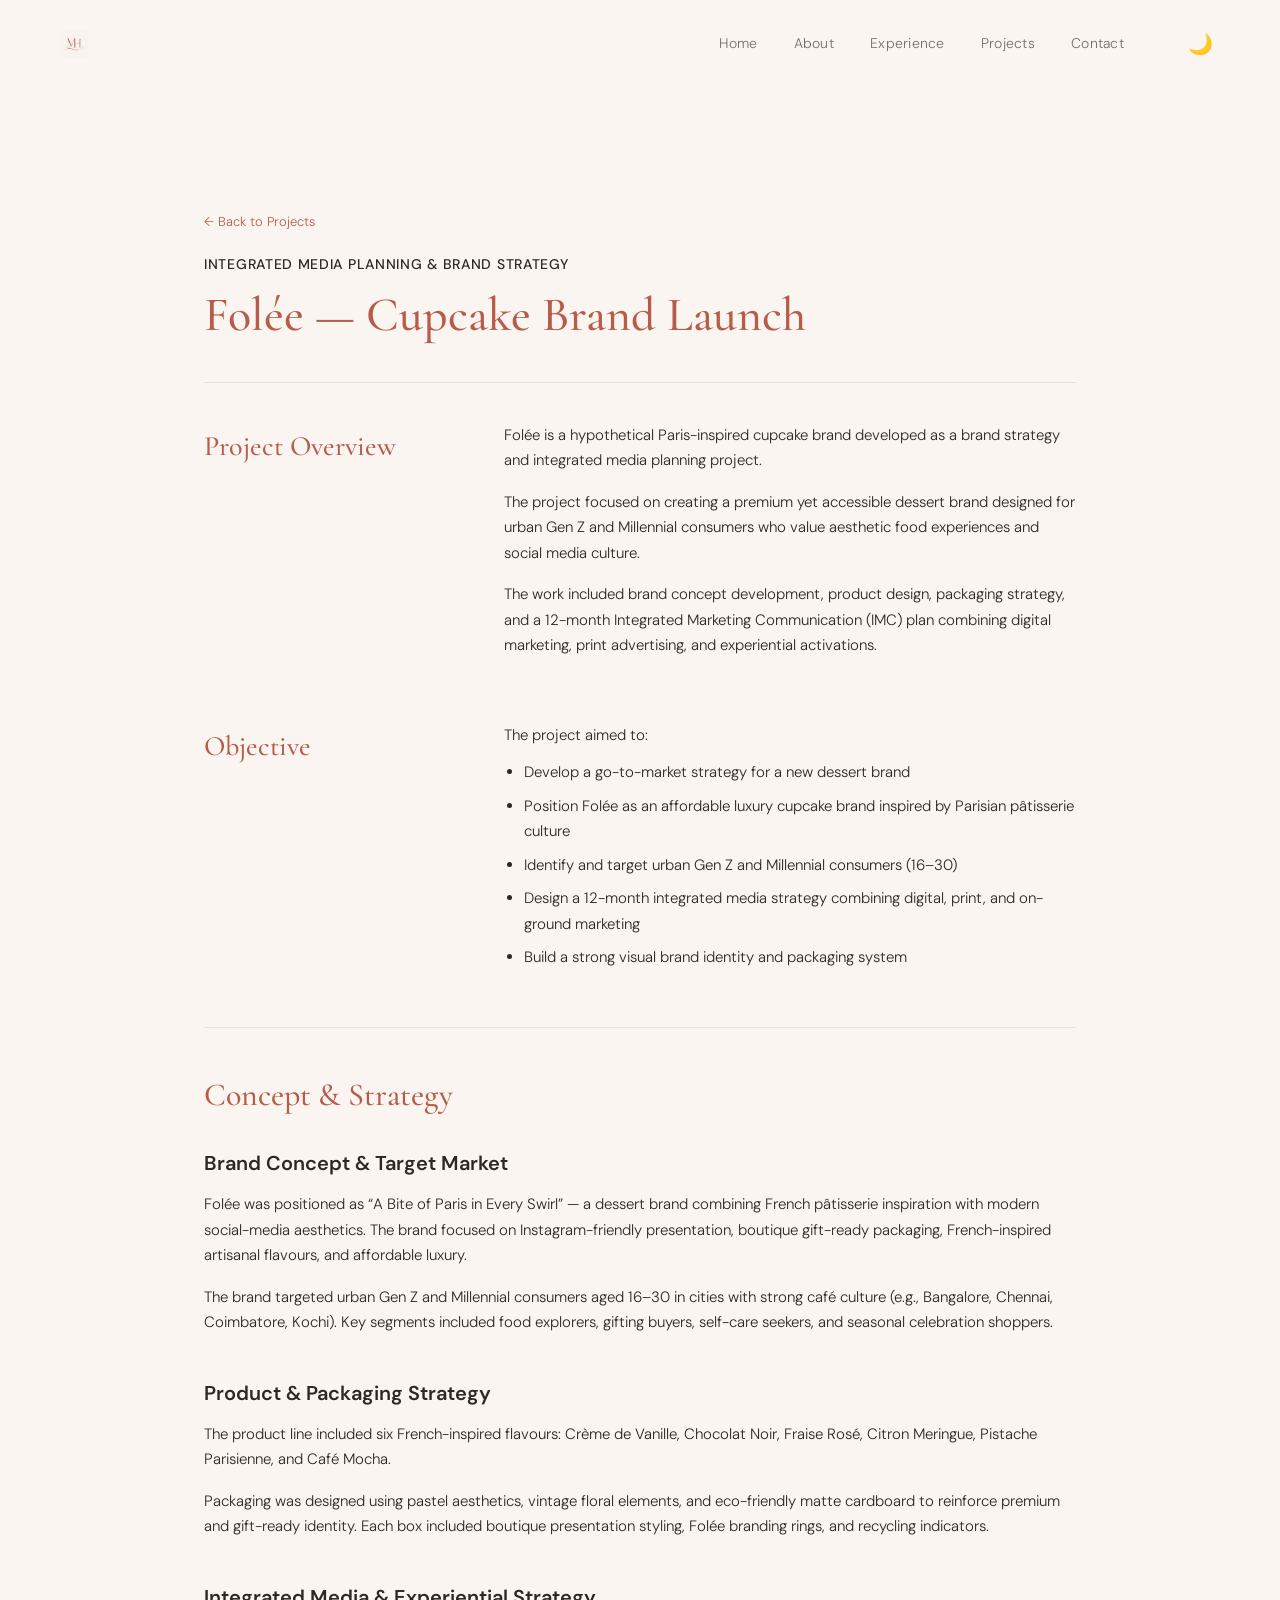
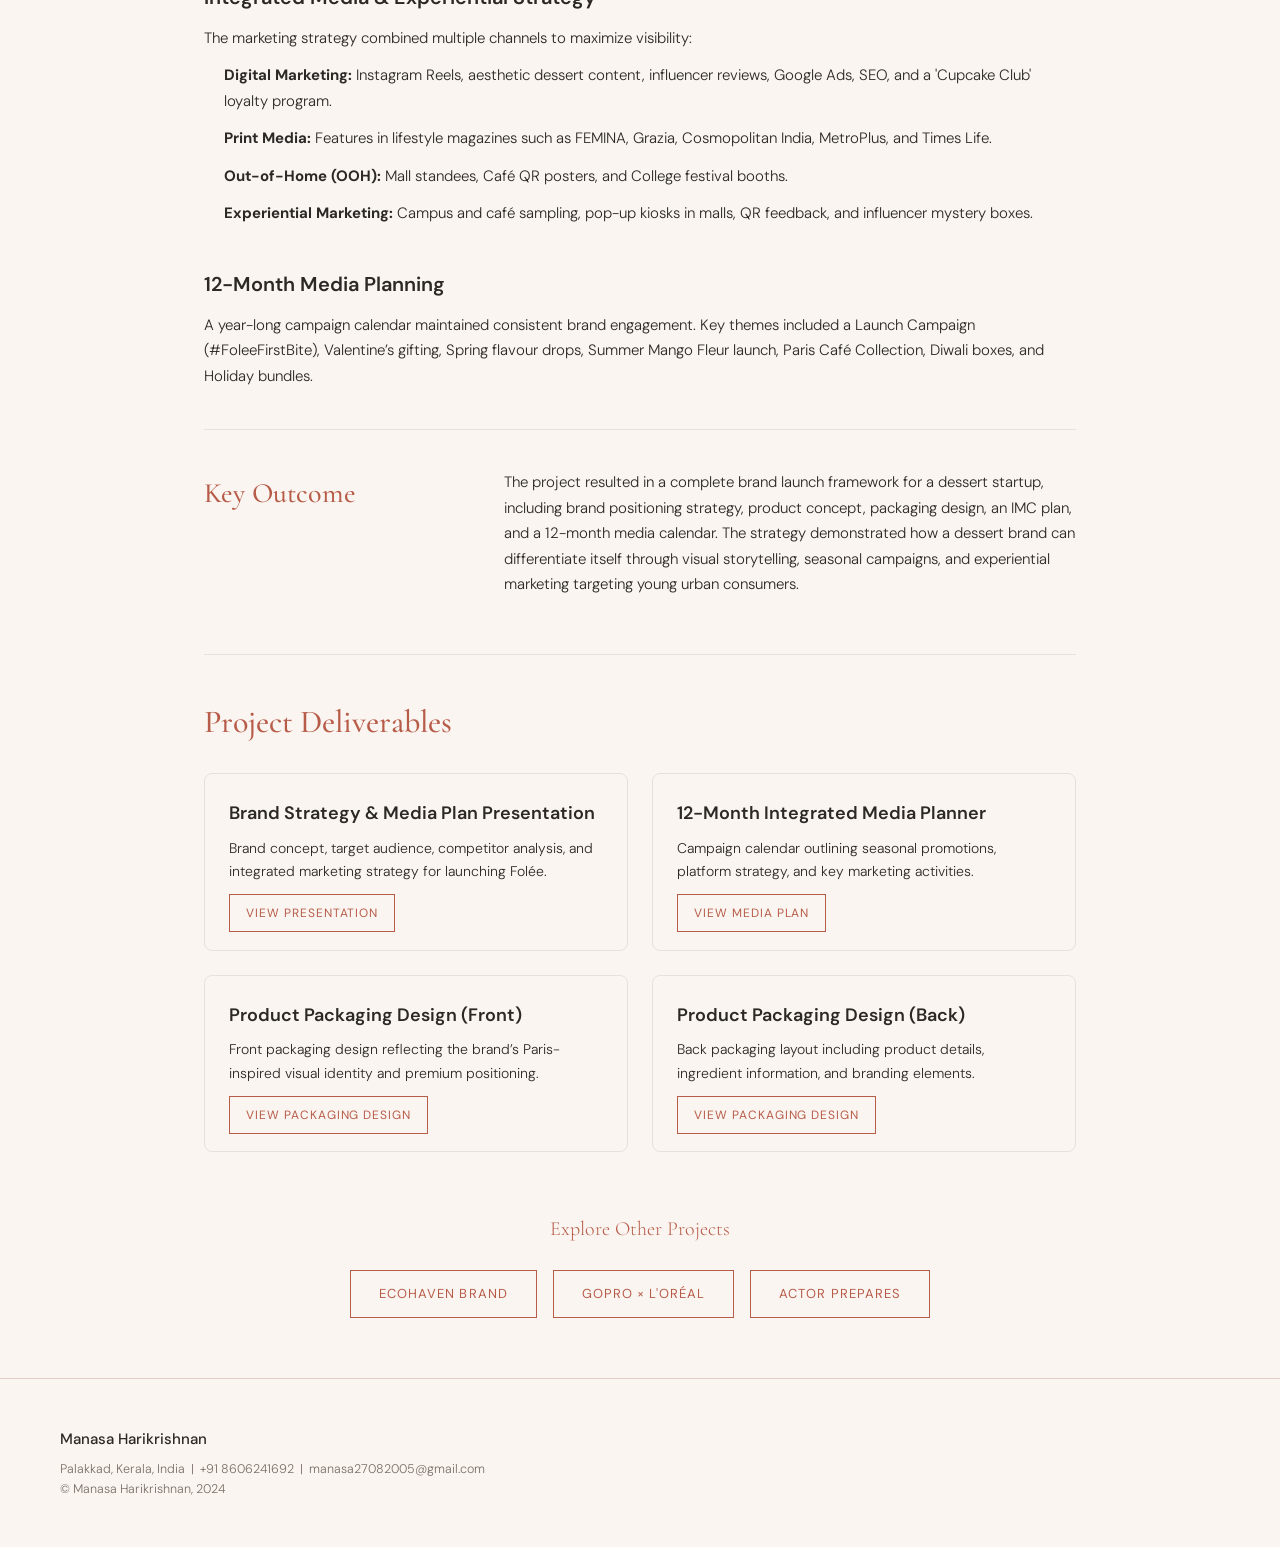
<file: case-study-folee.html>
<!DOCTYPE html>
<html lang="en">

<head>
    <link rel="icon" type="image/png" href="favicon.png">
    <meta charset="UTF-8">
    <meta name="viewport" content="width=device-width, initial-scale=1.0">
    <title>Manasa Harikrishnan — Marketing & Communications Portfolio</title>
    <link rel="preconnect" href="https://fonts.googleapis.com">
    <link rel="preconnect" href="https://fonts.gstatic.com" crossorigin>
    <link
        href="https://fonts.googleapis.com/css2?family=Cormorant+Garamond:ital,wght@0,300;0,400;0,500;0,600;1,300;1,400&family=DM+Sans:wght@300;400;500&display=swap"
        rel="stylesheet">
    <link rel="stylesheet" href="css/style.css">
</head>

<body>

        <!-- NAV -->
    <nav id="navbar">
        <a href="index.html" class="nav-name" style="display: flex; align-items: center;"><img src="favicon.png" alt="Manasa Harikrishnan" style="height: 28px; width: auto;"></a>
        <ul class="nav-links">
            <li><a href="index.html#home" >Home</a></li>
            <li><a href="about.html" >About</a></li>
            <li><a href="experience.html" >Experience</a></li>
            <li><a href="index.html#projects" >Projects</a></li>
            <li><a href="index.html#contact" >Contact</a></li>
            <li><button id="theme-toggle-btn" class="theme-toggle" aria-label="Toggle Dark Mode">🌙</button></li>
        </ul>
    </nav>

    
    <section class="case-study-hero" style="padding-top: 120px; padding-bottom: 60px; max-width: 1000px; margin: 0 auto; padding-left: 5%; padding-right: 5%;">
        <div class="fade-in">
            <a href="index.html#projects" style="font-size: 13px; color: var(--terracotta); text-decoration: none; display: inline-block; margin-bottom: 20px;">&larr; Back to Projects</a>
            <p style="font-size: 14px; font-weight: 500; letter-spacing: 0.05em; color: var(--charcoal); margin-bottom: 12px; text-transform: uppercase;">Integrated Media Planning & Brand Strategy</p>
            <h1 style="font-family: 'Cormorant Garamond', serif; font-size: 48px; font-weight: 500; color: var(--terracotta); margin-bottom: 24px; line-height: 1.1;">Folée — Cupcake Brand Launch</h1>
            
            <div style="width: 100%; height: 1px; background-color: rgba(62, 53, 49, 0.1); margin: 40px 0;"></div>
            
            <div class="two-col" style="gap: 40px; margin-bottom: 40px;">
                <div>
                    <h3 style="font-family: 'Cormorant Garamond', serif; font-size: 28px; font-weight: 500; color: var(--terracotta); margin-bottom: 16px;">Project Overview</h3>
                </div>
                <div>
                    <p style="margin-bottom: 16px;">Folée is a hypothetical Paris-inspired cupcake brand developed as a brand strategy and integrated media planning project.</p>
                    <p style="margin-bottom: 16px;">The project focused on creating a premium yet accessible dessert brand designed for urban Gen Z and Millennial consumers who value aesthetic food experiences and social media culture.</p>
                    <p style="margin-bottom: 24px;">The work included brand concept development, product design, packaging strategy, and a 12-month Integrated Marketing Communication (IMC) plan combining digital marketing, print advertising, and experiential activations.</p>
                </div>
            </div>

            <div class="two-col" style="gap: 40px; margin-bottom: 40px;">
                <div>
                    <h3 style="font-family: 'Cormorant Garamond', serif; font-size: 28px; font-weight: 500; color: var(--terracotta); margin-bottom: 16px;">Objective</h3>
                </div>
                <div>
                    <p style="margin-bottom: 12px;">The project aimed to:</p>
                    <ul style="padding-left: 20px; margin-bottom: 16px;">
                        <li style="margin-bottom: 8px;">Develop a go-to-market strategy for a new dessert brand</li>
                        <li style="margin-bottom: 8px;">Position Folée as an affordable luxury cupcake brand inspired by Parisian pâtisserie culture</li>
                        <li style="margin-bottom: 8px;">Identify and target urban Gen Z and Millennial consumers (16–30)</li>
                        <li style="margin-bottom: 8px;">Design a 12-month integrated media strategy combining digital, print, and on-ground marketing</li>
                        <li style="margin-bottom: 8px;">Build a strong visual brand identity and packaging system</li>
                    </ul>
                </div>
            </div>

            <div style="width: 100%; height: 1px; background-color: rgba(62, 53, 49, 0.1); margin: 40px 0;"></div>

            <h3 style="font-family: 'Cormorant Garamond', serif; font-size: 32px; font-weight: 500; color: var(--terracotta); margin-bottom: 24px; margin-top: 40px;">Concept & Strategy</h3>
            
            <div style="margin-bottom: 40px;">
                <h4 style="font-size: 20px; font-weight: 600; color: var(--charcoal); margin-bottom: 12px;">Brand Concept & Target Market</h4>
                <p style="margin-bottom: 16px;">Folée was positioned as “A Bite of Paris in Every Swirl” — a dessert brand combining French pâtisserie inspiration with modern social-media aesthetics. The brand focused on Instagram-friendly presentation, boutique gift-ready packaging, French-inspired artisanal flavours, and affordable luxury.</p>
                <p style="margin-bottom: 16px;">The brand targeted urban Gen Z and Millennial consumers aged 16–30 in cities with strong café culture (e.g., Bangalore, Chennai, Coimbatore, Kochi). Key segments included food explorers, gifting buyers, self-care seekers, and seasonal celebration shoppers.</p>
            </div>

            <div style="margin-bottom: 40px;">
                <h4 style="font-size: 20px; font-weight: 600; color: var(--charcoal); margin-bottom: 12px;">Product & Packaging Strategy</h4>
                <p style="margin-bottom: 16px;">The product line included six French-inspired flavours: Crème de Vanille, Chocolat Noir, Fraise Rosé, Citron Meringue, Pistache Parisienne, and Café Mocha.</p>
                <p style="margin-bottom: 12px;">Packaging was designed using pastel aesthetics, vintage floral elements, and eco-friendly matte cardboard to reinforce premium and gift-ready identity. Each box included boutique presentation styling, Folée branding rings, and recycling indicators.</p>
            </div>

            <div style="margin-bottom: 40px;">
                <h4 style="font-size: 20px; font-weight: 600; color: var(--charcoal); margin-bottom: 12px;">Integrated Media & Experiential Strategy</h4>
                <p style="margin-bottom: 12px;">The marketing strategy combined multiple channels to maximize visibility:</p>
                <ul style="padding-left: 20px; margin-bottom: 16px; list-style-type: none;">
                    <li style="margin-bottom: 12px;"><strong>Digital Marketing:</strong> Instagram Reels, aesthetic dessert content, influencer reviews, Google Ads, SEO, and a 'Cupcake Club' loyalty program.</li>
                    <li style="margin-bottom: 12px;"><strong>Print Media:</strong> Features in lifestyle magazines such as FEMINA, Grazia, Cosmopolitan India, MetroPlus, and Times Life.</li>
                    <li style="margin-bottom: 12px;"><strong>Out-of-Home (OOH):</strong> Mall standees, Café QR posters, and College festival booths.</li>
                    <li style="margin-bottom: 12px;"><strong>Experiential Marketing:</strong> Campus and café sampling, pop-up kiosks in malls, QR feedback, and influencer mystery boxes.</li>
                </ul>
            </div>

            <div style="margin-bottom: 40px;">
                <h4 style="font-size: 20px; font-weight: 600; color: var(--charcoal); margin-bottom: 12px;">12-Month Media Planning</h4>
                <p style="margin-bottom: 16px;">A year-long campaign calendar maintained consistent brand engagement. Key themes included a Launch Campaign (#FoleeFirstBite), Valentine’s gifting, Spring flavour drops, Summer Mango Fleur launch, Paris Café Collection, Diwali boxes, and Holiday bundles.</p>
            </div>

            <div style="width: 100%; height: 1px; background-color: rgba(62, 53, 49, 0.1); margin: 40px 0;"></div>

            <div class="two-col" style="gap: 40px; margin-bottom: 40px;">
                <div>
                    <h3 style="font-family: 'Cormorant Garamond', serif; font-size: 28px; font-weight: 500; color: var(--terracotta); margin-bottom: 16px;">Key Outcome</h3>
                </div>
                <div>
                    <p style="margin-bottom: 16px;">The project resulted in a complete brand launch framework for a dessert startup, including brand positioning strategy, product concept, packaging design, an IMC plan, and a 12-month media calendar. The strategy demonstrated how a dessert brand can differentiate itself through visual storytelling, seasonal campaigns, and experiential marketing targeting young urban consumers.</p>
                </div>
            </div>

            <div style="width: 100%; height: 1px; background-color: rgba(62, 53, 49, 0.1); margin: 40px 0;"></div>

            <h3 style="font-family: 'Cormorant Garamond', serif; font-size: 32px; font-weight: 500; color: var(--terracotta); margin-bottom: 24px; margin-top: 40px;">Project Deliverables</h3>
            
            <div style="display: grid; grid-template-columns: repeat(auto-fill, minmax(300px, 1fr)); gap: 24px;">
                <div style="border: 1px solid rgba(62, 53, 49, 0.1); padding: 24px; border-radius: 8px; transition: transform 0.3s ease;" onmouseover="this.style.transform='translateY(-4px)'" onmouseout="this.style.transform='none'">
                    <h4 style="font-size: 18px; font-weight: 600; margin-bottom: 8px;">Brand Strategy & Media Plan Presentation</h4>
                    <p style="font-size: 14px; margin-bottom: 16px; color: var(--charcoal);">Brand concept, target audience, competitor analysis, and integrated marketing strategy for launching Folée.</p>
                    <a href="https://drive.google.com/file/d/1jbi339yYDUYrQPyBGFxWoPMaqkRd0TpE/view?usp=drive_link" target="_blank" class="btn-outline" style="font-size: 12px; padding: 10px 16px;">View Presentation</a>
                </div>
                
                <div style="border: 1px solid rgba(62, 53, 49, 0.1); padding: 24px; border-radius: 8px; transition: transform 0.3s ease;" onmouseover="this.style.transform='translateY(-4px)'" onmouseout="this.style.transform='none'">
                    <h4 style="font-size: 18px; font-weight: 600; margin-bottom: 8px;">12-Month Integrated Media Planner</h4>
                    <p style="font-size: 14px; margin-bottom: 16px; color: var(--charcoal);">Campaign calendar outlining seasonal promotions, platform strategy, and key marketing activities.</p>
                    <a href="https://drive.google.com/file/d/1E0mSbnJzen4kCOPd50Tj8VXWrMtSxZ4R/view?usp=drive_link" target="_blank" class="btn-outline" style="font-size: 12px; padding: 10px 16px;">View Media Plan</a>
                </div>

                <div style="border: 1px solid rgba(62, 53, 49, 0.1); padding: 24px; border-radius: 8px; transition: transform 0.3s ease;" onmouseover="this.style.transform='translateY(-4px)'" onmouseout="this.style.transform='none'">
                    <h4 style="font-size: 18px; font-weight: 600; margin-bottom: 8px;">Product Packaging Design (Front)</h4>
                    <p style="font-size: 14px; margin-bottom: 16px; color: var(--charcoal);">Front packaging design reflecting the brand’s Paris-inspired visual identity and premium positioning.</p>
                    <a href="https://drive.google.com/file/d/18CdeRfkPuilyij8sH6M-L3dlMUtn4hzP/view?usp=drive_link" target="_blank" class="btn-outline" style="font-size: 12px; padding: 10px 16px;">View Packaging Design</a>
                </div>

                <div style="border: 1px solid rgba(62, 53, 49, 0.1); padding: 24px; border-radius: 8px; transition: transform 0.3s ease;" onmouseover="this.style.transform='translateY(-4px)'" onmouseout="this.style.transform='none'">
                    <h4 style="font-size: 18px; font-weight: 600; margin-bottom: 8px;">Product Packaging Design (Back)</h4>
                    <p style="font-size: 14px; margin-bottom: 16px; color: var(--charcoal);">Back packaging layout including product details, ingredient information, and branding elements.</p>
                    <a href="https://drive.google.com/file/d/1gcId8N8mQpj_Vhdi3qbYtvxo0cQri-Op/view?usp=drive_link" target="_blank" class="btn-outline" style="font-size: 12px; padding: 10px 16px;">View Packaging Design</a>
                </div>
            </div>

            

            <div style="margin-top: 60px; text-align: center;">
                <p style="font-size: 20px; font-family: 'Cormorant Garamond', serif; color: var(--terracotta); margin-bottom: 24px;">Explore Other Projects</p>
                <div style="display: flex; justify-content: center; gap: 16px; flex-wrap: wrap;">
                    <a href="case-study-ecohaven.html" class="btn-outline">ECOHAVEN Brand</a>
                    <a href="case-study-gopro.html" class="btn-outline">GoPro × L'Oréal</a>
                    <a href="case-study-actor-prepares.html" class="btn-outline">Actor Prepares</a>
                </div>
            </div>
            
        </div>
    </section>


    <!-- FOOTER -->
    <footer>
        <div class="footer-left">
            <div class="footer-name">Manasa Harikrishnan</div>
            <div class="footer-meta">
                Palakkad, Kerala, India &nbsp;|&nbsp; +91 8606241692 &nbsp;|&nbsp; manasa27082005@gmail.com<br>
                © Manasa Harikrishnan, 2024
            </div>
            
        </div>
        
    </footer>

    <script>
        // Navbar scroll effect
        const navbar = document.getElementById('navbar');
        window.addEventListener('scroll', () => {
            navbar.classList.toggle('scrolled', window.scrollY > 20);
        });

        // Scroll fade-in
        const observer = new IntersectionObserver((entries) => {
            entries.forEach(entry => {
                if (entry.isIntersecting) {
                    entry.target.classList.add('visible');
                }
            });
        }, { threshold: 0.12 });

        document.querySelectorAll('.fade-in').forEach(el => observer.observe(el));

        // Activate on load for hero
        document.querySelectorAll('.hero .fade-in').forEach(el => {
            setTimeout(() => el.classList.add('visible'), 100);
        });

        // Active nav link on scroll
        const sections = document.querySelectorAll('section[id]');
        const navLinks = document.querySelectorAll('.nav-links a');
        window.addEventListener('scroll', () => {
            let current = '';
            sections.forEach(s => {
                if (window.scrollY >= s.offsetTop - 100) current = s.id;
            });
            navLinks.forEach(a => {
                // simple hack, only process on index page anchors
                if (a.getAttribute('href').startsWith('#')) {
                    a.classList.remove('active');
                    if (a.getAttribute('href') === '#' + current) a.classList.add('active');
                }
            });
        });

        // Expand/Collapse Experience Cards
        function toggleExpCard(element) {
            const card = element.parentElement;
            // close any open ones
            document.querySelectorAll('.exp-card').forEach(c => {
                if (c !== card) c.classList.remove('expanded');
            });
            // toggle this one
            card.classList.toggle('expanded');

            // tiny scroll offset if opening so we can see the title cleanly
            if (card.classList.contains('expanded')) {
                setTimeout(() => {
                    const offset = card.getBoundingClientRect().top + window.scrollY - 100;
                    window.scrollTo({ top: offset, behavior: 'smooth' });
                }, 300);
            }
        }
    </script>


    <!-- CUSTOM FEATURES SCRIPT -->
        <script>
        // Theme Toggle Logic
        const themeBtn = document.getElementById('theme-toggle-btn');
        if (themeBtn) {
            themeBtn.addEventListener('click', () => {
                const html = document.documentElement;
                if (html.getAttribute('data-theme') === 'dark') {
                    html.removeAttribute('data-theme');
                    themeBtn.innerHTML = '🌙';
                    localStorage.setItem('theme', 'light');
                } else {
                    html.setAttribute('data-theme', 'dark');
                    themeBtn.innerHTML = '☀️';
                    localStorage.setItem('theme', 'dark');
                }
            });

            // Load saved theme
            if (localStorage.getItem('theme') === 'dark') {
                document.documentElement.setAttribute('data-theme', 'dark');
                themeBtn.innerHTML = '☀️';
            }
        }
    </script>

</body>

</html>
</file>
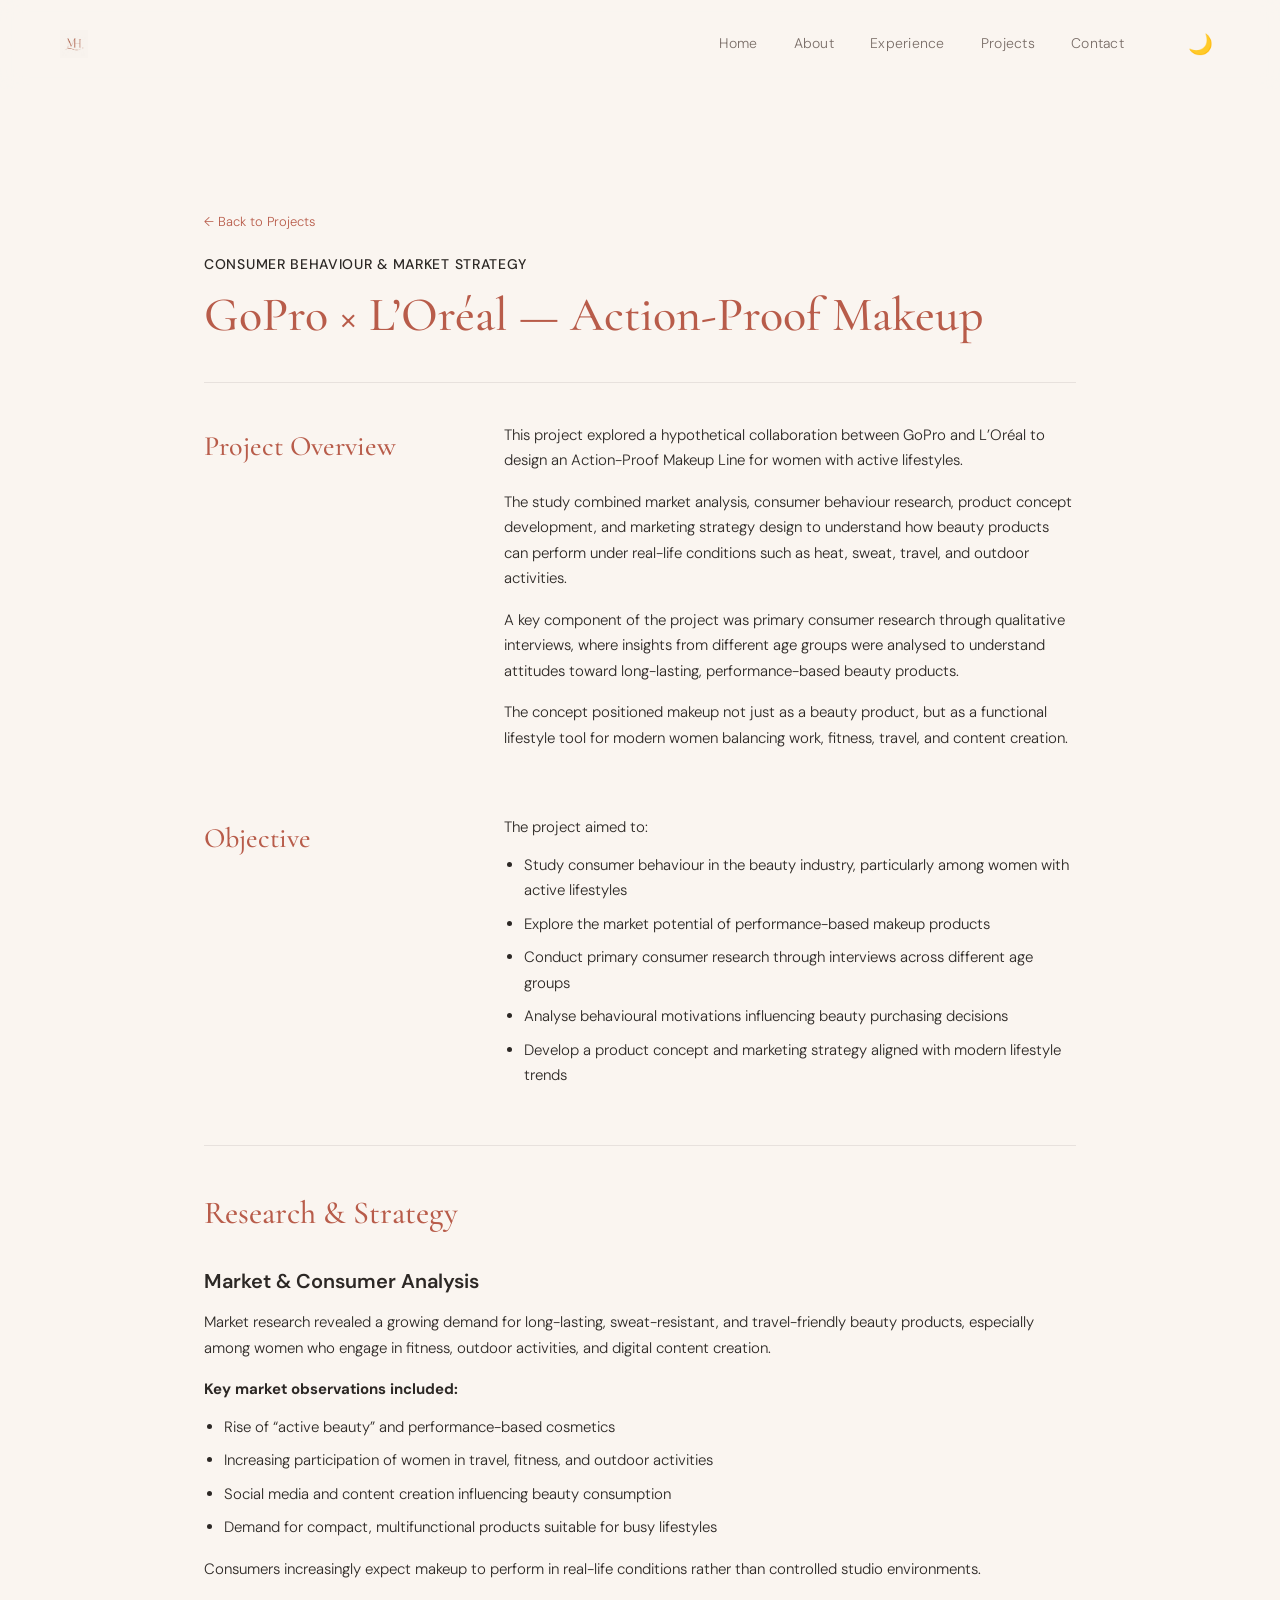
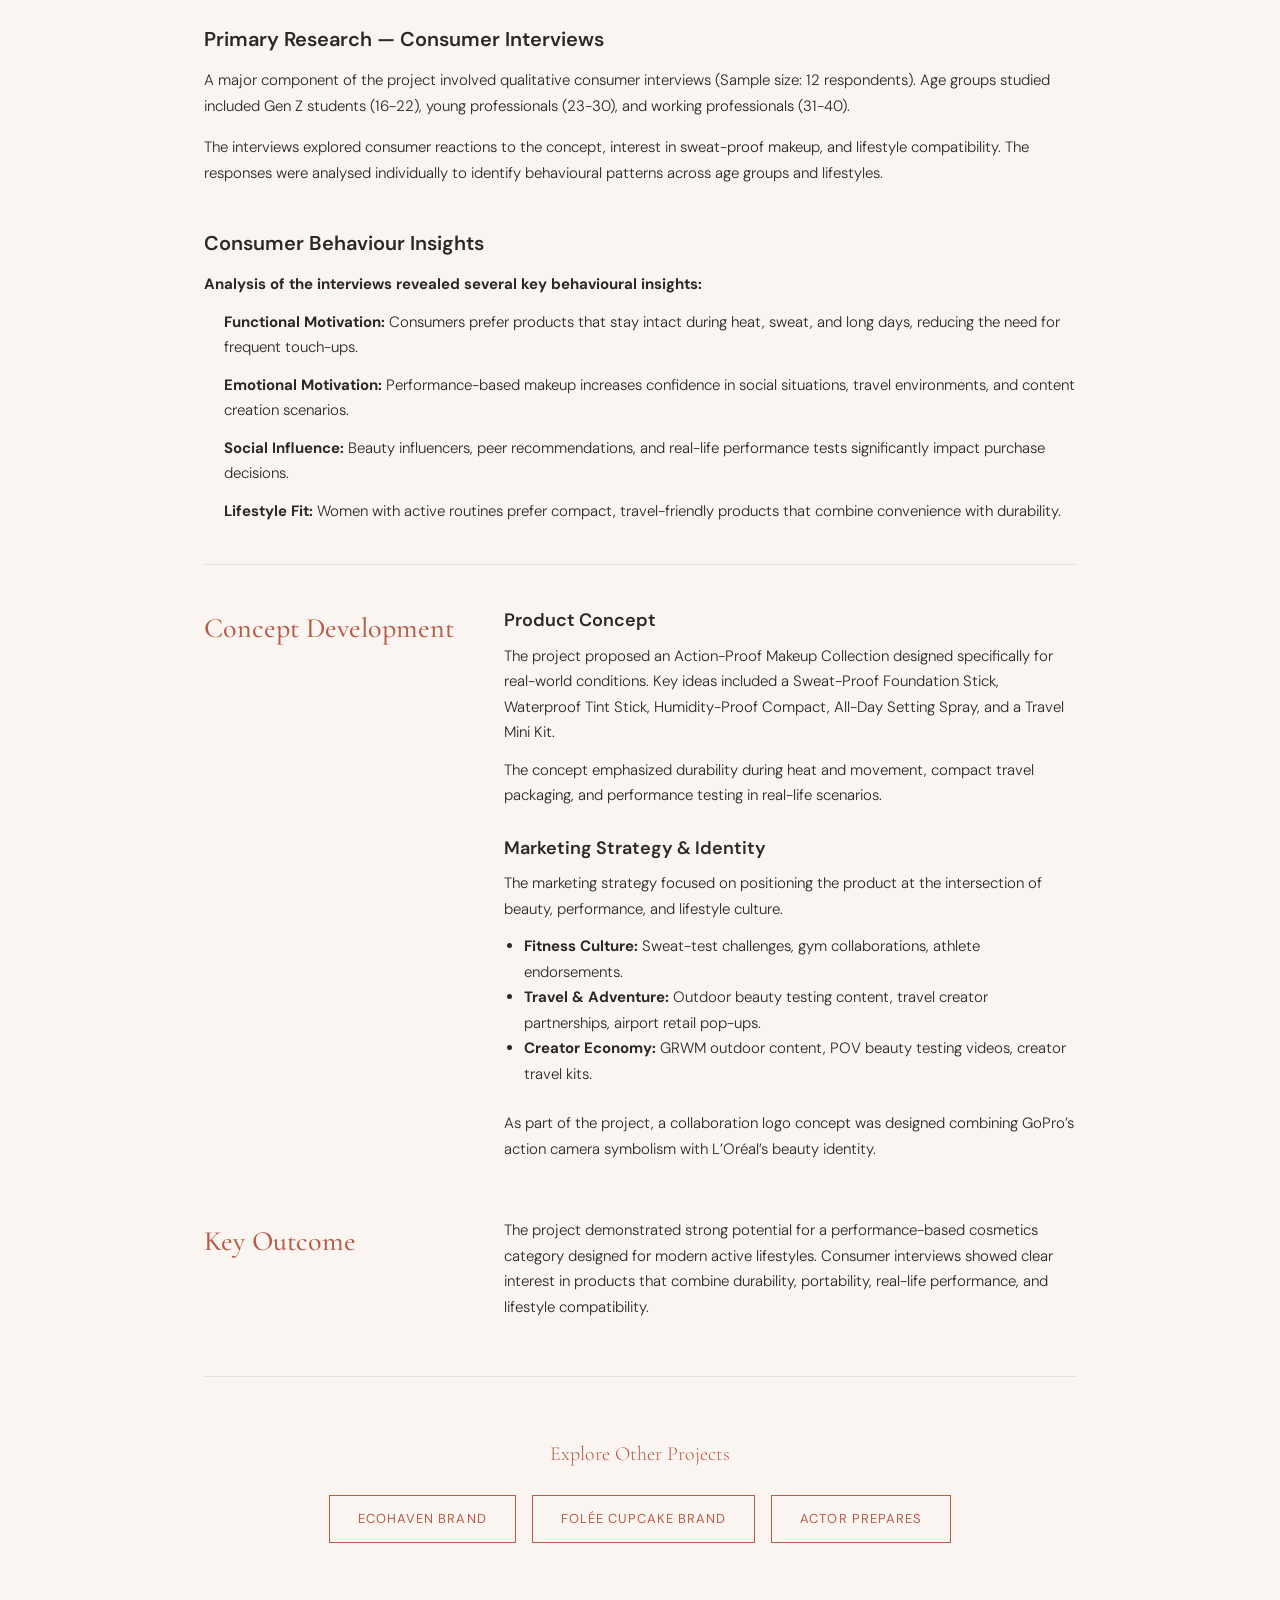
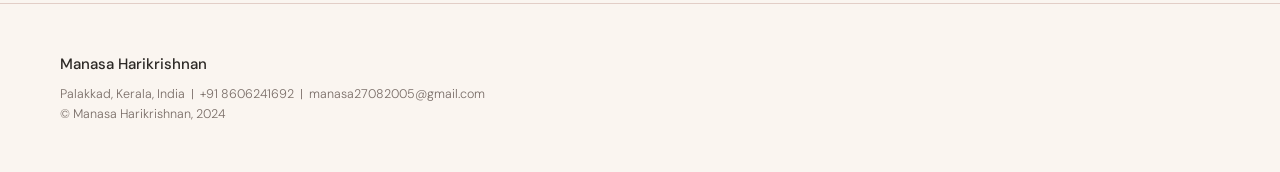
<file: case-study-gopro.html>
<!DOCTYPE html>
<html lang="en">

<head>
    <link rel="icon" type="image/png" href="favicon.png">
    <meta charset="UTF-8">
    <meta name="viewport" content="width=device-width, initial-scale=1.0">
    <title>Manasa Harikrishnan — Marketing & Communications Portfolio</title>
    <link rel="preconnect" href="https://fonts.googleapis.com">
    <link rel="preconnect" href="https://fonts.gstatic.com" crossorigin>
    <link
        href="https://fonts.googleapis.com/css2?family=Cormorant+Garamond:ital,wght@0,300;0,400;0,500;0,600;1,300;1,400&family=DM+Sans:wght@300;400;500&display=swap"
        rel="stylesheet">
    <link rel="stylesheet" href="css/style.css">
</head>

<body>

        <!-- NAV -->
    <nav id="navbar">
        <a href="index.html" class="nav-name" style="display: flex; align-items: center;"><img src="favicon.png" alt="Manasa Harikrishnan" style="height: 28px; width: auto;"></a>
        <ul class="nav-links">
            <li><a href="index.html#home" >Home</a></li>
            <li><a href="about.html" >About</a></li>
            <li><a href="experience.html" >Experience</a></li>
            <li><a href="index.html#projects" >Projects</a></li>
            <li><a href="index.html#contact" >Contact</a></li>
            <li><button id="theme-toggle-btn" class="theme-toggle" aria-label="Toggle Dark Mode">🌙</button></li>
        </ul>
    </nav>

    
    <section class="case-study-hero" style="padding-top: 120px; padding-bottom: 60px; max-width: 1000px; margin: 0 auto; padding-left: 5%; padding-right: 5%;">
        <div class="fade-in">
            <a href="index.html#projects" style="font-size: 13px; color: var(--terracotta); text-decoration: none; display: inline-block; margin-bottom: 20px;">&larr; Back to Projects</a>
            <p style="font-size: 14px; font-weight: 500; letter-spacing: 0.05em; color: var(--charcoal); margin-bottom: 12px; text-transform: uppercase;">Consumer Behaviour & Market Strategy</p>
            <h1 style="font-family: 'Cormorant Garamond', serif; font-size: 48px; font-weight: 500; color: var(--terracotta); margin-bottom: 24px; line-height: 1.1;">GoPro × L’Oréal — Action-Proof Makeup</h1>
            
            <div style="width: 100%; height: 1px; background-color: rgba(62, 53, 49, 0.1); margin: 40px 0;"></div>
            
            <div class="two-col" style="gap: 40px; margin-bottom: 40px;">
                <div>
                    <h3 style="font-family: 'Cormorant Garamond', serif; font-size: 28px; font-weight: 500; color: var(--terracotta); margin-bottom: 16px;">Project Overview</h3>
                </div>
                <div>
                    <p style="margin-bottom: 16px;">This project explored a hypothetical collaboration between GoPro and L’Oréal to design an Action-Proof Makeup Line for women with active lifestyles.</p>
                    <p style="margin-bottom: 16px;">The study combined market analysis, consumer behaviour research, product concept development, and marketing strategy design to understand how beauty products can perform under real-life conditions such as heat, sweat, travel, and outdoor activities.</p>
                    <p style="margin-bottom: 16px;">A key component of the project was primary consumer research through qualitative interviews, where insights from different age groups were analysed to understand attitudes toward long-lasting, performance-based beauty products.</p>
                    <p style="margin-bottom: 24px;">The concept positioned makeup not just as a beauty product, but as a functional lifestyle tool for modern women balancing work, fitness, travel, and content creation.</p>
                </div>
            </div>

            <div class="two-col" style="gap: 40px; margin-bottom: 40px;">
                <div>
                    <h3 style="font-family: 'Cormorant Garamond', serif; font-size: 28px; font-weight: 500; color: var(--terracotta); margin-bottom: 16px;">Objective</h3>
                </div>
                <div>
                    <p style="margin-bottom: 12px;">The project aimed to:</p>
                    <ul style="padding-left: 20px; margin-bottom: 16px;">
                        <li style="margin-bottom: 8px;">Study consumer behaviour in the beauty industry, particularly among women with active lifestyles</li>
                        <li style="margin-bottom: 8px;">Explore the market potential of performance-based makeup products</li>
                        <li style="margin-bottom: 8px;">Conduct primary consumer research through interviews across different age groups</li>
                        <li style="margin-bottom: 8px;">Analyse behavioural motivations influencing beauty purchasing decisions</li>
                        <li style="margin-bottom: 8px;">Develop a product concept and marketing strategy aligned with modern lifestyle trends</li>
                    </ul>
                </div>
            </div>

            <div style="width: 100%; height: 1px; background-color: rgba(62, 53, 49, 0.1); margin: 40px 0;"></div>

            <h3 style="font-family: 'Cormorant Garamond', serif; font-size: 32px; font-weight: 500; color: var(--terracotta); margin-bottom: 24px; margin-top: 40px;">Research & Strategy</h3>
            
            <div style="margin-bottom: 40px;">
                <h4 style="font-size: 20px; font-weight: 600; color: var(--charcoal); margin-bottom: 12px;">Market & Consumer Analysis</h4>
                <p style="margin-bottom: 16px;">Market research revealed a growing demand for long-lasting, sweat-resistant, and travel-friendly beauty products, especially among women who engage in fitness, outdoor activities, and digital content creation.</p>
                <p style="margin-bottom: 12px;"><strong>Key market observations included:</strong></p>
                <ul style="padding-left: 20px; margin-bottom: 16px;">
                    <li style="margin-bottom: 8px;">Rise of “active beauty” and performance-based cosmetics</li>
                    <li style="margin-bottom: 8px;">Increasing participation of women in travel, fitness, and outdoor activities</li>
                    <li style="margin-bottom: 8px;">Social media and content creation influencing beauty consumption</li>
                    <li style="margin-bottom: 8px;">Demand for compact, multifunctional products suitable for busy lifestyles</li>
                </ul>
                <p style="margin-bottom: 16px;">Consumers increasingly expect makeup to perform in real-life conditions rather than controlled studio environments.</p>
            </div>

            <div style="margin-bottom: 40px;">
                <h4 style="font-size: 20px; font-weight: 600; color: var(--charcoal); margin-bottom: 12px;">Primary Research — Consumer Interviews</h4>
                <p style="margin-bottom: 16px;">A major component of the project involved qualitative consumer interviews (Sample size: 12 respondents). Age groups studied included Gen Z students (16-22), young professionals (23-30), and working professionals (31-40).</p>
                <p style="margin-bottom: 12px;">The interviews explored consumer reactions to the concept, interest in sweat-proof makeup, and lifestyle compatibility. The responses were analysed individually to identify behavioural patterns across age groups and lifestyles.</p>
            </div>

            <div style="margin-bottom: 40px;">
                <h4 style="font-size: 20px; font-weight: 600; color: var(--charcoal); margin-bottom: 12px;">Consumer Behaviour Insights</h4>
                <p style="margin-bottom: 12px;"><strong>Analysis of the interviews revealed several key behavioural insights:</strong></p>
                <ul style="padding-left: 20px; margin-bottom: 16px; list-style-type: none;">
                    <li style="margin-bottom: 12px;"><strong>Functional Motivation:</strong> Consumers prefer products that stay intact during heat, sweat, and long days, reducing the need for frequent touch-ups.</li>
                    <li style="margin-bottom: 12px;"><strong>Emotional Motivation:</strong> Performance-based makeup increases confidence in social situations, travel environments, and content creation scenarios.</li>
                    <li style="margin-bottom: 12px;"><strong>Social Influence:</strong> Beauty influencers, peer recommendations, and real-life performance tests significantly impact purchase decisions.</li>
                    <li style="margin-bottom: 12px;"><strong>Lifestyle Fit:</strong> Women with active routines prefer compact, travel-friendly products that combine convenience with durability.</li>
                </ul>
            </div>

            <div style="width: 100%; height: 1px; background-color: rgba(62, 53, 49, 0.1); margin: 40px 0;"></div>

            <div class="two-col" style="gap: 40px; margin-bottom: 40px;">
                <div>
                    <h3 style="font-family: 'Cormorant Garamond', serif; font-size: 28px; font-weight: 500; color: var(--terracotta); margin-bottom: 16px;">Concept Development</h3>
                </div>
                <div>
                    <h4 style="font-size: 18px; font-weight: 600; margin-bottom: 8px;">Product Concept</h4>
                    <p style="margin-bottom: 12px;">The project proposed an Action-Proof Makeup Collection designed specifically for real-world conditions. Key ideas included a Sweat-Proof Foundation Stick, Waterproof Tint Stick, Humidity-Proof Compact, All-Day Setting Spray, and a Travel Mini Kit.</p>
                    <p style="margin-bottom: 24px;">The concept emphasized durability during heat and movement, compact travel packaging, and performance testing in real-life scenarios.</p>

                    <h4 style="font-size: 18px; font-weight: 600; margin-bottom: 8px;">Marketing Strategy & Identity</h4>
                    <p style="margin-bottom: 12px;">The marketing strategy focused on positioning the product at the intersection of beauty, performance, and lifestyle culture.</p>
                    <ul style="padding-left: 20px; margin-bottom: 24px;">
                        <li><strong>Fitness Culture:</strong> Sweat-test challenges, gym collaborations, athlete endorsements.</li>
                        <li><strong>Travel & Adventure:</strong> Outdoor beauty testing content, travel creator partnerships, airport retail pop-ups.</li>
                        <li><strong>Creator Economy:</strong> GRWM outdoor content, POV beauty testing videos, creator travel kits.</li>
                    </ul>
                    <p style="margin-bottom: 16px;">As part of the project, a collaboration logo concept was designed combining GoPro’s action camera symbolism with L’Oréal’s beauty identity.</p>
                </div>
            </div>

            <div class="two-col" style="gap: 40px; margin-bottom: 40px;">
                <div>
                    <h3 style="font-family: 'Cormorant Garamond', serif; font-size: 28px; font-weight: 500; color: var(--terracotta); margin-bottom: 16px;">Key Outcome</h3>
                </div>
                <div>
                    <p style="margin-bottom: 16px;">The project demonstrated strong potential for a performance-based cosmetics category designed for modern active lifestyles. Consumer interviews showed clear interest in products that combine durability, portability, real-life performance, and lifestyle compatibility.</p>
                </div>
            </div>

            <div style="width: 100%; height: 1px; background-color: rgba(62, 53, 49, 0.1); margin: 40px 0;"></div>

            <!-- Note: No Google Drive links were specifically available for deliverables section in 4 Projects.txt -->

            

            <div style="margin-top: 60px; text-align: center;">
                <p style="font-size: 20px; font-family: 'Cormorant Garamond', serif; color: var(--terracotta); margin-bottom: 24px;">Explore Other Projects</p>
                <div style="display: flex; justify-content: center; gap: 16px; flex-wrap: wrap;">
                    <a href="case-study-ecohaven.html" class="btn-outline">ECOHAVEN Brand</a>
                    <a href="case-study-folee.html" class="btn-outline">Folée Cupcake Brand</a>
                    <a href="case-study-actor-prepares.html" class="btn-outline">Actor Prepares</a>
                </div>
            </div>
            
        </div>
    </section>


    <!-- FOOTER -->
    <footer>
        <div class="footer-left">
            <div class="footer-name">Manasa Harikrishnan</div>
            <div class="footer-meta">
                Palakkad, Kerala, India &nbsp;|&nbsp; +91 8606241692 &nbsp;|&nbsp; manasa27082005@gmail.com<br>
                © Manasa Harikrishnan, 2024
            </div>
            
        </div>
        
    </footer>

    <script>
        // Navbar scroll effect
        const navbar = document.getElementById('navbar');
        window.addEventListener('scroll', () => {
            navbar.classList.toggle('scrolled', window.scrollY > 20);
        });

        // Scroll fade-in
        const observer = new IntersectionObserver((entries) => {
            entries.forEach(entry => {
                if (entry.isIntersecting) {
                    entry.target.classList.add('visible');
                }
            });
        }, { threshold: 0.12 });

        document.querySelectorAll('.fade-in').forEach(el => observer.observe(el));

        // Activate on load for hero
        document.querySelectorAll('.hero .fade-in').forEach(el => {
            setTimeout(() => el.classList.add('visible'), 100);
        });

        // Active nav link on scroll
        const sections = document.querySelectorAll('section[id]');
        const navLinks = document.querySelectorAll('.nav-links a');
        window.addEventListener('scroll', () => {
            let current = '';
            sections.forEach(s => {
                if (window.scrollY >= s.offsetTop - 100) current = s.id;
            });
            navLinks.forEach(a => {
                // simple hack, only process on index page anchors
                if (a.getAttribute('href').startsWith('#')) {
                    a.classList.remove('active');
                    if (a.getAttribute('href') === '#' + current) a.classList.add('active');
                }
            });
        });

        // Expand/Collapse Experience Cards
        function toggleExpCard(element) {
            const card = element.parentElement;
            // close any open ones
            document.querySelectorAll('.exp-card').forEach(c => {
                if (c !== card) c.classList.remove('expanded');
            });
            // toggle this one
            card.classList.toggle('expanded');

            // tiny scroll offset if opening so we can see the title cleanly
            if (card.classList.contains('expanded')) {
                setTimeout(() => {
                    const offset = card.getBoundingClientRect().top + window.scrollY - 100;
                    window.scrollTo({ top: offset, behavior: 'smooth' });
                }, 300);
            }
        }
    </script>


    <!-- CUSTOM FEATURES SCRIPT -->
        <script>
        // Theme Toggle Logic
        const themeBtn = document.getElementById('theme-toggle-btn');
        if (themeBtn) {
            themeBtn.addEventListener('click', () => {
                const html = document.documentElement;
                if (html.getAttribute('data-theme') === 'dark') {
                    html.removeAttribute('data-theme');
                    themeBtn.innerHTML = '🌙';
                    localStorage.setItem('theme', 'light');
                } else {
                    html.setAttribute('data-theme', 'dark');
                    themeBtn.innerHTML = '☀️';
                    localStorage.setItem('theme', 'dark');
                }
            });

            // Load saved theme
            if (localStorage.getItem('theme') === 'dark') {
                document.documentElement.setAttribute('data-theme', 'dark');
                themeBtn.innerHTML = '☀️';
            }
        }
    </script>

</body>

</html>
</file>
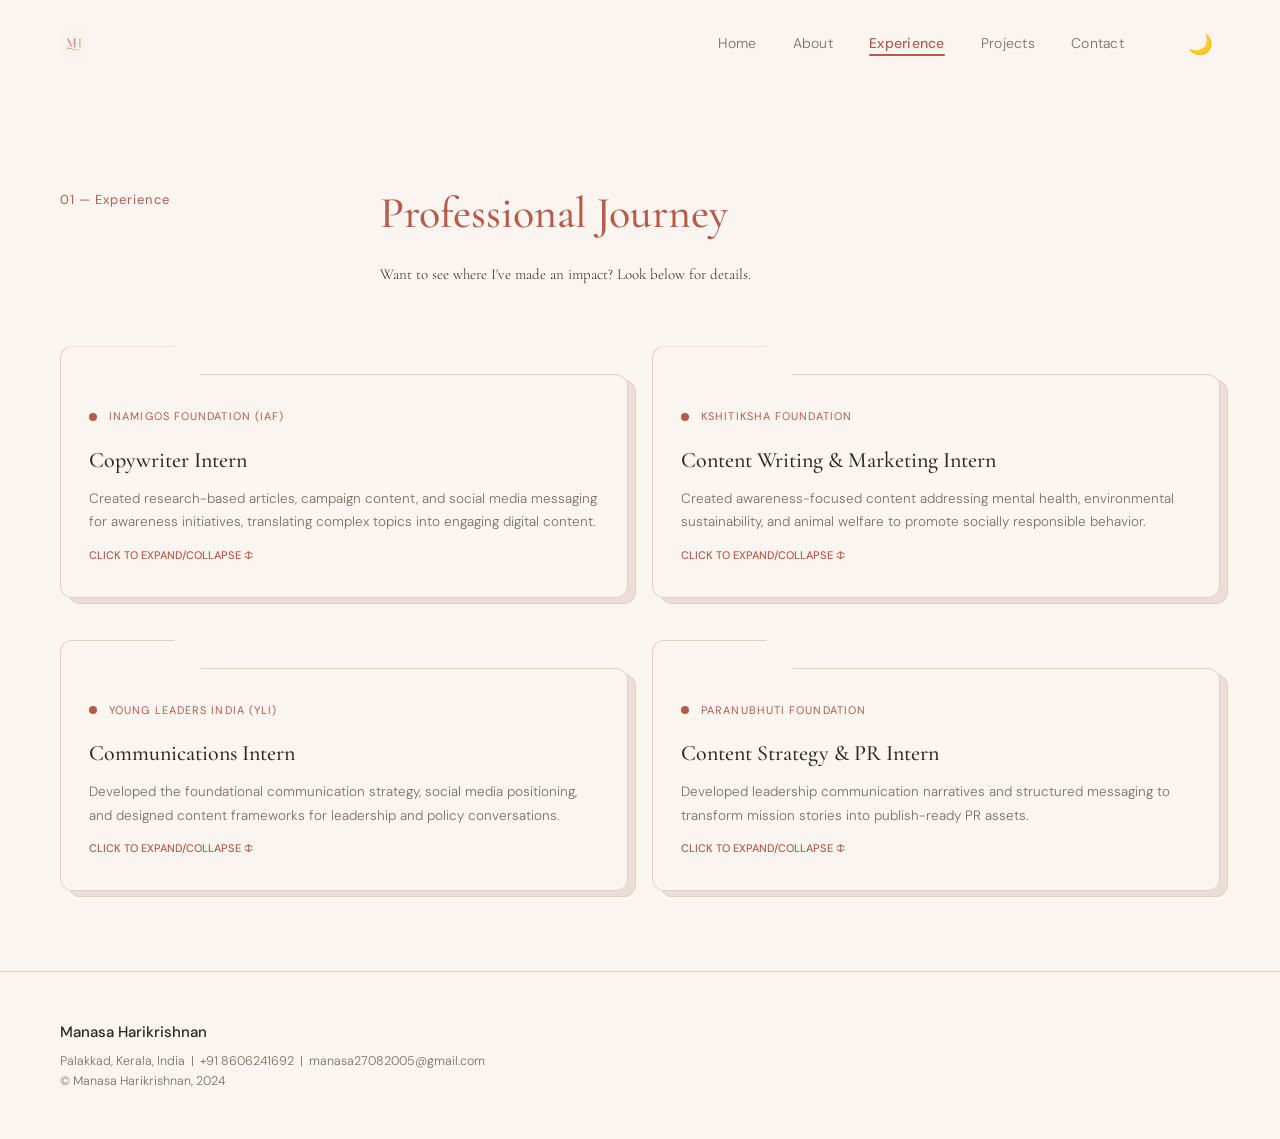
<file: experience.html>
<!DOCTYPE html>
<html lang="en">

<head>
    <link rel="icon" type="image/png" href="favicon.png">
    <meta charset="UTF-8">
    <meta name="viewport" content="width=device-width, initial-scale=1.0">
    <title>Manasa Harikrishnan — Marketing & Communications Portfolio</title>
    <link rel="preconnect" href="https://fonts.googleapis.com">
    <link rel="preconnect" href="https://fonts.gstatic.com" crossorigin>
    <link
        href="https://fonts.googleapis.com/css2?family=Cormorant+Garamond:ital,wght@0,300;0,400;0,500;0,600;1,300;1,400&family=DM+Sans:wght@300;400;500&display=swap"
        rel="stylesheet">
    <link rel="stylesheet" href="css/style.css">
</head>

<body>

    <!-- NAV -->
    <nav id="navbar">
        <a href="index.html" class="nav-name" style="display: flex; align-items: center;"><img src="favicon.png" alt="Manasa Harikrishnan" style="height: 28px; width: auto;"></a>
        <ul class="nav-links">
            <li><a href="index.html#home">Home</a></li>
            <li><a href="about.html">About</a></li>
            <li><a href="experience.html" class="active">Experience</a></li>
            <li><a href="index.html#projects">Projects</a></li>
            <li><a href="index.html#contact">Contact</a></li>
            <li><button id="theme-toggle-btn" class="theme-toggle" aria-label="Toggle Dark Mode">🌙</button></li>
        </ul>
    </nav>

    <!-- HERO -->
    <!-- EXPERIENCE -->
    <section class="experience-section" id="experience"
        style="padding-top: 100px; min-height: 80vh; background: var(--cream);">
        <div class="two-col fade-in">
            <div>
                <p class="two-col-label">01 — Experience</p>
            </div>
            <div class="two-col-content">
                <h1
                    style="font-family: 'Cormorant Garamond', serif; font-size: 44px; font-weight: 500; color: var(--terracotta); margin-bottom: 24px; line-height: 1.1;">
                    Professional Journey</h1>
                <p class="exp-teaser">Want to see where I've made an impact? Look below for details.</p>
            </div>
        </div>

        <div class="exp-grid">
            <!-- Internship 1: InAmigos Foundation -->
            <div class="exp-card fade-in" style="transition-delay:0.05s">
                <div class="exp-card-toggle" onclick="toggleExpCard(this)">
                    <div class="exp-card-top">
                        <div class="exp-dot"></div>
                        <span class="exp-org">InAmigos Foundation (IAF)</span>
                    </div>
                    <div class="exp-role">Copywriter Intern</div>
                    <p class="exp-desc" style="margin-bottom: 0;">Created research-based articles, campaign content, and
                        social media messaging for awareness initiatives, translating complex topics into engaging
                        digital content.</p>
                    <p style="font-size: 11px; color: var(--terracotta); margin-top: 12px; font-weight: 500;">CLICK TO
                        EXPAND/COLLAPSE ↕</p>
                </div>
                <div class="exp-details">
                    <div class="exp-detail-section">
                        <p class="exp-detail-title">Basic Information</p>
                        <p class="exp-detail-text"><strong>Role:</strong> Copywriter Intern<br><strong>Time
                                Period:</strong> June 2025<br><strong>Mode of Work:</strong> Remote</p>
                    </div>
                    <div class="exp-detail-section">
                        <p class="exp-detail-title">Organization Context</p>
                        <p class="exp-detail-text">InAmigos Foundation is a Section 8 registered nonprofit organization
                            founded in 2020 in Bilaspur, Chhattisgarh, working to create positive social impact through
                            community-driven initiatives. The foundation focuses on areas such as animal welfare,
                            environmental sustainability, education, and social empowerment, engaging volunteers and
                            communities across India to support these causes.</p>
                    </div>
                    <div class="exp-detail-section">
                        <p class="exp-detail-title">Role Overview</p>
                        <p class="exp-detail-text">As a Copywriting Intern, I created research-based articles, campaign
                            content, and social media messaging for awareness initiatives. My work focused on
                            translating complex social and environmental topics into engaging and accessible content for
                            digital platforms while supporting the foundation’s communication and outreach efforts.</p>
                    </div>
                    <div class="exp-detail-section">
                        <p class="exp-detail-title">Key Contributions</p>
                        <div class="exp-detail-text">
                            <ul>
                                <li>Researched and wrote long-form articles on animal welfare and community initiatives.
                                </li>
                                <li>Developed awareness content for the Project Jeev campaign, promoting the importance
                                    of feeding and caring for stray animals.</li>
                                <li>Created social media copy and awareness posts to communicate campaign messages
                                    effectively.</li>
                                <li>Structured written content to align with nonprofit communication goals and audience
                                    engagement strategies.</li>
                                <li>Contributed content published on platforms such as Facebook and X (Twitter).</li>
                                <li>Adapted long-form written content into concise social media messaging.</li>
                            </ul>
                        </div>
                    </div>
                    <div class="exp-detail-section">
                        <p class="exp-detail-title">Skills & Tools</p>
                        <p class="exp-detail-text"><strong>Skills:</strong> Content Writing, Copywriting, Research-Based
                            Writing, Social Impact Communication, Editing<br><strong>Tools:</strong> Canva, Microsoft
                            Word, Google Docs, Social Media Platforms (Facebook & X/Twitter)</p>
                    </div>
                    <a href="work-inamigos.html" class="btn-small">See Work Samples →</a>
                </div>
            </div>

            <!-- Internship 2: Kshitiksha Foundation -->
            <div class="exp-card fade-in" style="transition-delay:0.1s">
                <div class="exp-card-toggle" onclick="toggleExpCard(this)">
                    <div class="exp-card-top">
                        <div class="exp-dot"></div>
                        <span class="exp-org">Kshitiksha Foundation</span>
                    </div>
                    <div class="exp-role">Content Writing & Marketing Intern</div>
                    <p class="exp-desc" style="margin-bottom: 0;">Created awareness-focused content addressing mental
                        health, environmental sustainability, and animal welfare to promote socially responsible
                        behavior.</p>
                    <p style="font-size: 11px; color: var(--terracotta); margin-top: 12px; font-weight: 500;">CLICK TO
                        EXPAND/COLLAPSE ↕</p>
                </div>
                <div class="exp-details">
                    <div class="exp-detail-section">
                        <p class="exp-detail-title">Basic Information</p>
                        <p class="exp-detail-text"><strong>Role:</strong> Content Writing & Marketing
                            Intern<br><strong>Time Period:</strong> May 2025 – June 2025<br><strong>Mode of
                                Work:</strong> Remote</p>
                    </div>
                    <div class="exp-detail-section">
                        <p class="exp-detail-title">Organization Context</p>
                        <p class="exp-detail-text">Kshitiksha Foundation is an ISO-certified Section 8 nonprofit
                            organization founded in 2021 in Greater Noida, India, working to create positive social
                            impact through community-driven initiatives. The organization focuses on areas such as
                            environmental conservation, stray animal welfare, education, and women’s empowerment,
                            engaging volunteers and youth in awareness campaigns and initiatives that promote
                            sustainability, compassion, and responsible community participation.</p>
                    </div>
                    <div class="exp-detail-section">
                        <p class="exp-detail-title">Role Overview</p>
                        <p class="exp-detail-text">As a Content Writing & Marketing Intern, I created awareness-focused
                            content addressing topics such as mental health, environmental sustainability, and animal
                            welfare. My work involved developing informative and engaging written material designed to
                            encourage responsible behavior, promote social initiatives, and increase awareness of
                            community issues.</p>
                    </div>
                    <div class="exp-detail-section">
                        <p class="exp-detail-title">Key Contributions</p>
                        <div class="exp-detail-text">
                            <ul>
                                <li>Created awareness content addressing topics such as mental health, environmental
                                    sustainability, and animal welfare.</li>
                                <li>Developed educational articles and campaign messaging designed to promote
                                    compassionate and socially responsible behavior.</li>
                                <li>Contributed written content supporting the organization’s awareness initiatives and
                                    community engagement efforts.</li>
                                <li>Produced digital content communicating social issues in an accessible and relatable
                                    manner.</li>
                                <li>Promoted environmental awareness initiatives encouraging actions such as tree
                                    planting and sustainable practices.</li>
                            </ul>
                        </div>
                    </div>
                    <div class="exp-detail-section">
                        <p class="exp-detail-title">Skills & Tools</p>
                        <p class="exp-detail-text"><strong>Skills:</strong> Content Writing, Awareness Campaign
                            Communication, Social Impact Communication, Research-Based Writing,
                            Editing<br><strong>Tools:</strong> Canva, Microsoft Word, Google Docs</p>
                    </div>
                    <a href="work-kshitiksha.html" class="btn-small">See Work Samples →</a>
                </div>
            </div>

            <!-- Internship 3: Young Leaders India -->
            <div class="exp-card fade-in" style="transition-delay:0.15s">
                <div class="exp-card-toggle" onclick="toggleExpCard(this)">
                    <div class="exp-card-top">
                        <div class="exp-dot"></div>
                        <span class="exp-org">Young Leaders India (YLI)</span>
                    </div>
                    <div class="exp-role">Communications Intern</div>
                    <p class="exp-desc" style="margin-bottom: 0;">Developed the foundational communication strategy,
                        social media positioning, and designed content frameworks for leadership and policy
                        conversations.</p>
                    <p style="font-size: 11px; color: var(--terracotta); margin-top: 12px; font-weight: 500;">CLICK TO
                        EXPAND/COLLAPSE ↕</p>
                </div>
                <div class="exp-details">
                    <div class="exp-detail-section">
                        <p class="exp-detail-title">Basic Information</p>
                        <p class="exp-detail-text"><strong>Role:</strong> Communications Intern<br><strong>Time
                                Period:</strong> January 2026 – Present<br><strong>Mode of Work:</strong> Remote</p>
                    </div>
                    <div class="exp-detail-section">
                        <p class="exp-detail-title">Organization Context</p>
                        <p class="exp-detail-text">Young Leaders India (YLI) is a leadership and policy-focused
                            initiative that promotes informed dialogue around governance, public policy, and leadership
                            development. The platform brings together policymakers, development professionals, and young
                            leaders to engage in discussions through digital communication, thought-leadership content,
                            and initiatives such as masterclasses and webinars.</p>
                    </div>
                    <div class="exp-detail-section">
                        <p class="exp-detail-title">Role Overview</p>
                        <p class="exp-detail-text">As a Communications Intern, I worked on developing the foundational
                            communication strategy for YLI’s digital presence. My role involved structuring the
                            organization’s social media positioning, designing content frameworks, and supporting the
                            development of leadership and governance learning initiatives. The work focused on
                            establishing a credible and neutral communication voice while positioning YLI within
                            conversations around leadership, policy, and governance.</p>
                    </div>
                    <div class="exp-detail-section">
                        <p class="exp-detail-title">Key Contributions</p>
                        <div class="exp-detail-text">
                            <ul>
                                <li>Developed a two-month social media strategy (February–March 2026) outlining platform
                                    focus, communication direction, and content priorities.</li>
                                <li>Designed a structured content framework built around five pillars including
                                    leadership insights, governance discussions, policy communication, organisational
                                    updates, and educational content.</li>
                                <li>Created a pilot content calendar for LinkedIn and Instagram to support consistent
                                    publishing and audience engagement.</li>
                                <li>Established preliminary brand communication guidelines defining tone, neutrality
                                    standards, and messaging boundaries for policy-related discussions.</li>
                                <li>Curated governance and policy themes that could be developed into public-facing
                                    masterclasses and webinars.</li>
                                <li>Moderated leadership and governance discussion sessions by introducing speakers,
                                    guiding conversations, and facilitating audience engagement.</li>
                            </ul>
                        </div>
                    </div>
                    <div class="exp-detail-section">
                        <p class="exp-detail-title">Skills & Tools</p>
                        <p class="exp-detail-text"><strong>Skills:</strong> Strategic Communication, Social Media
                            Strategy, Policy Communication, Content Planning, Audience Positioning, Moderation &
                            Discussion Facilitation<br><strong>Tools:</strong> Canva, Microsoft Word, Google Docs,
                            LinkedIn (Page Management & Content Planning), Instagram (Content Publishing & Account
                            Management)</p>
                    </div>
                    <a href="work-yli.html" class="btn-small">See Work Samples →</a>
                </div>
            </div>

            <!-- Internship 4: Paranubhuti Foundation -->
            <div class="exp-card fade-in" style="transition-delay:0.2s">
                <div class="exp-card-toggle" onclick="toggleExpCard(this)">
                    <div class="exp-card-top">
                        <div class="exp-dot"></div>
                        <span class="exp-org">Paranubhuti Foundation</span>
                    </div>
                    <div class="exp-role">Content Strategy & PR Intern</div>
                    <p class="exp-desc" style="margin-bottom: 0;">Developed leadership communication narratives and
                        structured messaging to transform mission stories into publish-ready PR assets.</p>
                    <p style="font-size: 11px; color: var(--terracotta); margin-top: 12px; font-weight: 500;">CLICK TO
                        EXPAND/COLLAPSE ↕</p>
                </div>
                <div class="exp-details">
                    <div class="exp-detail-section">
                        <p class="exp-detail-title">Basic Information</p>
                        <p class="exp-detail-text"><strong>Role:</strong> Content Strategy & PR Intern<br><strong>Time
                                Period:</strong> January 2026 – Present<br><strong>Mode of Work:</strong> Remote</p>
                    </div>
                    <div class="exp-detail-section">
                        <p class="exp-detail-title">Organization Context</p>
                        <p class="exp-detail-text">Paranubhuti Foundation is a Government of India–registered Section 8
                            nonprofit organization working to create sustainable social impact through initiatives in
                            healthcare, education, women empowerment, environmental sustainability, and community
                            development. The organization focuses on bridging the gap between underserved communities
                            and essential resources through initiatives such as eye care camps, educational support
                            programs, healthcare assistance, and environmental awareness campaigns.</p>
                    </div>
                    <div class="exp-detail-section">
                        <p class="exp-detail-title">Role Overview</p>
                        <p class="exp-detail-text">As a Content Strategy & PR Intern, I worked on developing leadership
                            communication narratives and structured messaging for the organization. My role involved
                            transforming the foundation’s mission, initiatives, and impact stories into publish-ready
                            communication assets that could support media coverage, donor communication, and
                            organizational branding. The work focused on building clear PR narratives, press-style
                            storytelling, and structured messaging frameworks that strengthen the organization’s
                            credibility and visibility among donors, partners, and stakeholders.</p>
                    </div>
                    <div class="exp-detail-section">
                        <p class="exp-detail-title">Key Contributions</p>
                        <div class="exp-detail-text">
                            <ul>
                                <li>Developed three leadership PR narratives for the Founder and two senior team members
                                    to strengthen organizational credibility and leadership positioning.</li>
                                <li>Drafted an 800+ word press-style feature article highlighting the foundation’s
                                    impact across healthcare, education, and community development initiatives.</li>
                                <li>Created supporting communication assets including five media-ready impact quotes and
                                    six headline variations for potential press adaptation.</li>
                                <li>Structured 10+ key messaging points aligned with the foundation’s core initiatives
                                    in healthcare, education, empowerment, and sustainability.</li>
                                <li>Produced communication materials adaptable across three publishing formats: press
                                    coverage, brochures (print), and digital platforms.</li>
                                <li>Collaborated with senior leadership to translate the organization’s mission and
                                    impact into five publish-ready communication deliverables.</li>
                            </ul>
                        </div>
                    </div>
                    <div class="exp-detail-section">
                        <p class="exp-detail-title">Skills & Tools</p>
                        <p class="exp-detail-text"><strong>Skills:</strong> Public Relations Writing, Strategic
                            Messaging, Leadership Storytelling, Content Strategy Development, Social Impact
                            Communication<br><strong>Tools:</strong> Microsoft Word, Google Docs, Canva</p>
                    </div>
                    <a href="work-paranubhuti.html" class="btn-small">See Work Samples →</a>
                </div>
            </div>
        </div>
    </section>
    </section>

    <!-- FOOTER -->
    <footer>
        <div class="footer-left">
            <div class="footer-name">Manasa Harikrishnan</div>
            <div class="footer-meta">
                Palakkad, Kerala, India &nbsp;|&nbsp; +91 8606241692 &nbsp;|&nbsp; manasa27082005@gmail.com<br>
                © Manasa Harikrishnan, 2024
            </div>
            
        </div>
        
    </footer>

    <script>
        // Navbar scroll effect
        const navbar = document.getElementById('navbar');
        window.addEventListener('scroll', () => {
            navbar.classList.toggle('scrolled', window.scrollY > 20);
        });

        // Scroll fade-in
        const observer = new IntersectionObserver((entries) => {
            entries.forEach(entry => {
                if (entry.isIntersecting) {
                    entry.target.classList.add('visible');
                }
            });
        }, { threshold: 0.12 });

        document.querySelectorAll('.fade-in').forEach(el => observer.observe(el));

        // Activate on load for hero
        document.querySelectorAll('.hero .fade-in').forEach(el => {
            setTimeout(() => el.classList.add('visible'), 100);
        });

        // Active nav link on scroll
        const sections = document.querySelectorAll('section[id]');
        const navLinks = document.querySelectorAll('.nav-links a');
        window.addEventListener('scroll', () => {
            let current = '';
            sections.forEach(s => {
                if (window.scrollY >= s.offsetTop - 100) current = s.id;
            });
            navLinks.forEach(a => {
                // simple hack, only process on index page anchors
                if (a.getAttribute('href').startsWith('#')) {
                    a.classList.remove('active');
                    if (a.getAttribute('href') === '#' + current) a.classList.add('active');
                }
            });
        });

        // Expand/Collapse Experience Cards
        function toggleExpCard(element) {
            const card = element.parentElement;
            // close any open ones
            document.querySelectorAll('.exp-card').forEach(c => {
                if (c !== card) c.classList.remove('expanded');
            });
            // toggle this one
            card.classList.toggle('expanded');

            // tiny scroll offset if opening so we can see the title cleanly
            if (card.classList.contains('expanded')) {
                setTimeout(() => {
                    const offset = card.getBoundingClientRect().top + window.scrollY - 100;
                    window.scrollTo({ top: offset, behavior: 'smooth' });
                }, 300);
            }
        }
    </script>


    <!-- CUSTOM FEATURES SCRIPT -->
    <script>
        // Theme Toggle Logic
        const themeBtn = document.getElementById('theme-toggle-btn');
        if (themeBtn) {
            themeBtn.addEventListener('click', () => {
                const html = document.documentElement;
                if (html.getAttribute('data-theme') === 'dark') {
                    html.removeAttribute('data-theme');
                    themeBtn.innerHTML = '🌙';
                    localStorage.setItem('theme', 'light');
                } else {
                    html.setAttribute('data-theme', 'dark');
                    themeBtn.innerHTML = '☀️';
                    localStorage.setItem('theme', 'dark');
                }
            });

            // Load saved theme
            if (localStorage.getItem('theme') === 'dark') {
                document.documentElement.setAttribute('data-theme', 'dark');
                themeBtn.innerHTML = '☀️';
            }
        }
    </script>

</body>

</html>
</file>
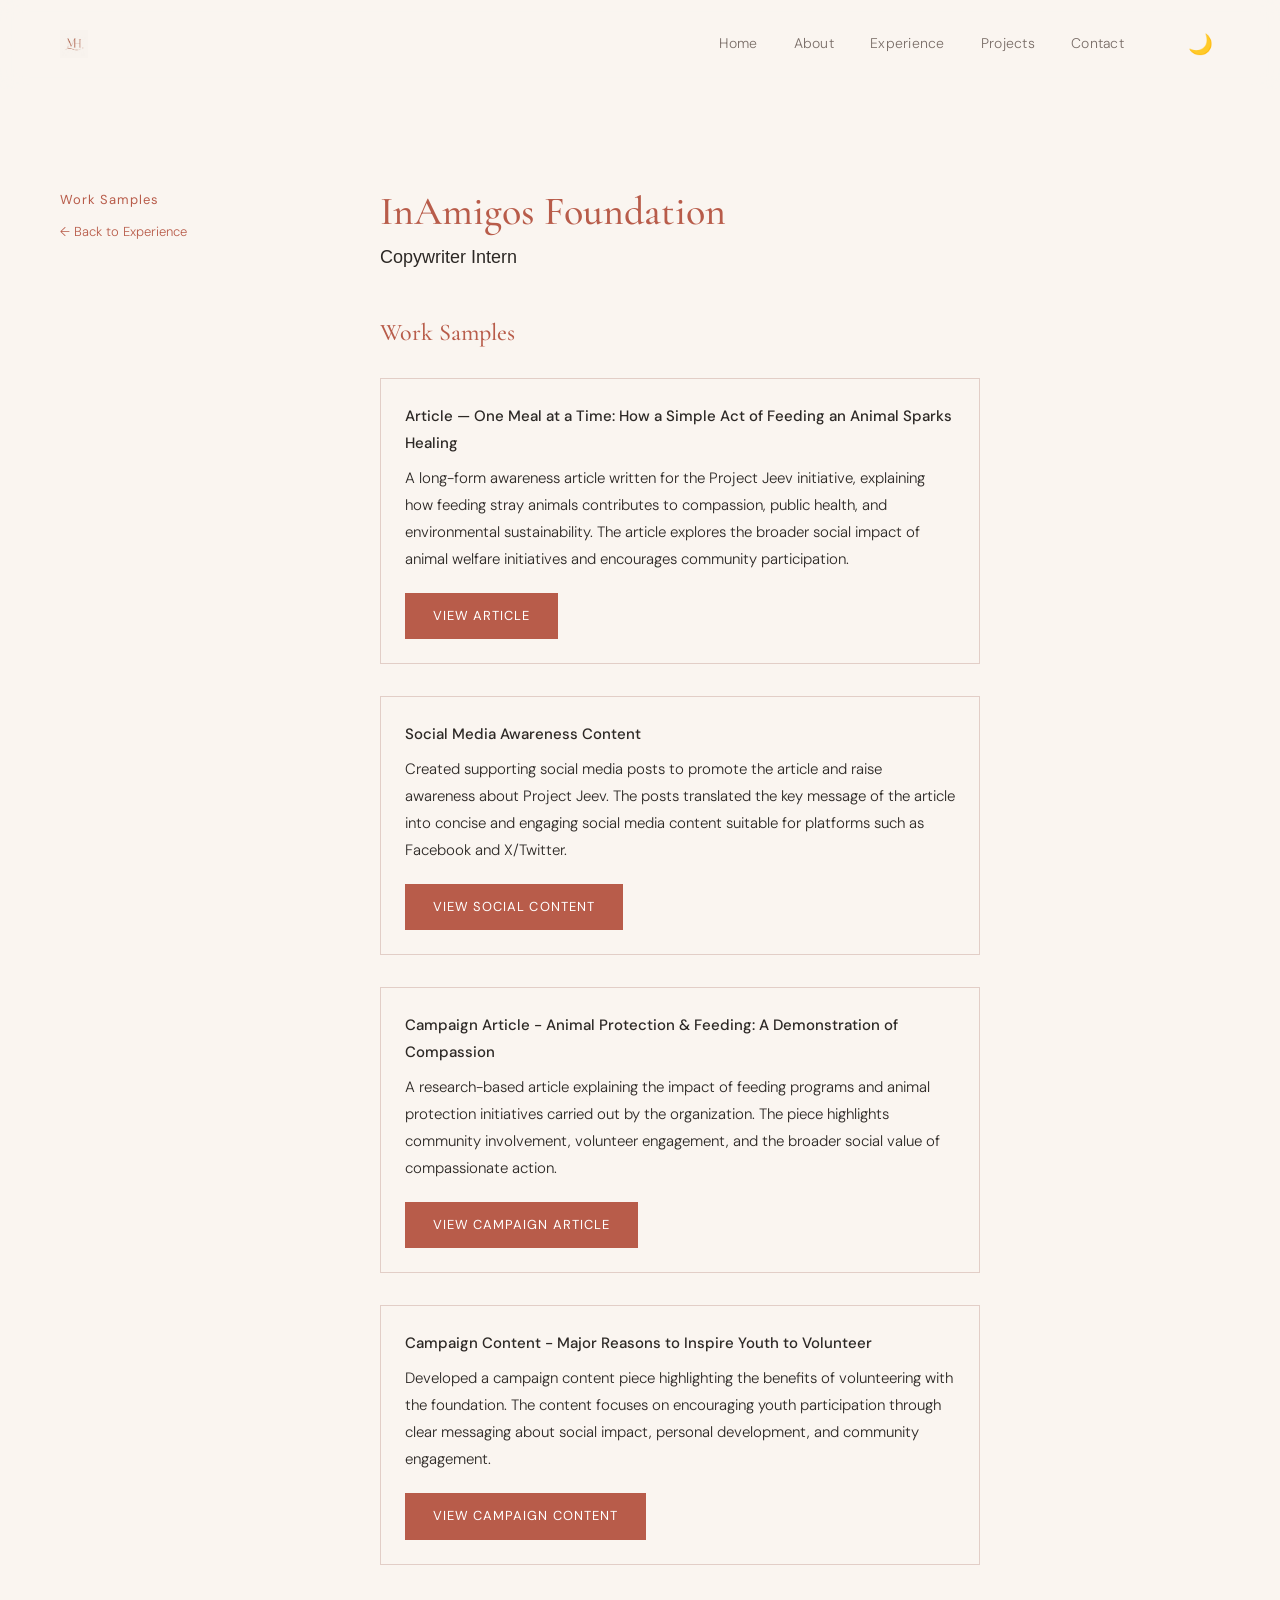
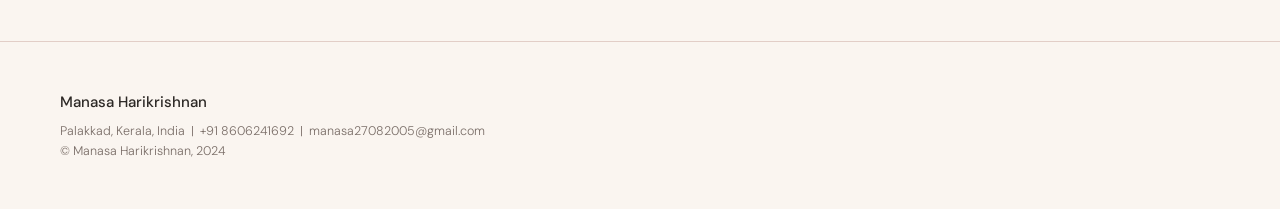
<file: work-inamigos.html>
<!DOCTYPE html>
<html lang="en">

<head>
    <link rel="icon" type="image/png" href="favicon.png">
    <meta charset="UTF-8">
    <meta name="viewport" content="width=device-width, initial-scale=1.0">
    <title>Manasa Harikrishnan — Marketing & Communications Portfolio</title>
    <link rel="preconnect" href="https://fonts.googleapis.com">
    <link rel="preconnect" href="https://fonts.gstatic.com" crossorigin>
    <link
        href="https://fonts.googleapis.com/css2?family=Cormorant+Garamond:ital,wght@0,300;0,400;0,500;0,600;1,300;1,400&family=DM+Sans:wght@300;400;500&display=swap"
        rel="stylesheet">
    <link rel="stylesheet" href="css/style.css">
</head>

<body>

    <!-- NAV -->
    <nav id="navbar">
        <a href="index.html" class="nav-name" style="display: flex; align-items: center;"><img src="favicon.png" alt="Manasa Harikrishnan" style="height: 28px; width: auto;"></a>
        <ul class="nav-links">
            <li><a href="index.html#home">Home</a></li>
            <li><a href="about.html">About</a></li>
            <li><a href="experience.html">Experience</a></li>
            <li><a href="index.html#projects">Projects</a></li>
            <li><a href="index.html#contact">Contact</a></li>
            <li><button id="theme-toggle-btn" class="theme-toggle" aria-label="Toggle Dark Mode">🌙</button></li>
        </ul>
    </nav>

    <section class="about-hero" style="padding-top: 100px; padding-bottom: 60px;">
        <div class="two-col fade-in">
            <div>
                <p class="two-col-label">Work Samples</p>
                <a href="experience.html"
                    style="font-size: 13px; color: var(--terracotta); text-decoration: none; display: inline-block; margin-top: 10px;">&larr;
                    Back to Experience</a>
            </div>
            <div class="two-col-content">
                <h1
                    style="font-family: 'Cormorant Garamond', serif; font-size: 40px; font-weight: 500; color: var(--terracotta); margin-bottom: 8px; line-height: 1.1;">
                    InAmigos Foundation</h1>
                <p
                    style="font-family: 'Inter', sans-serif; font-size: 18px; color: var(--charcoal); margin-bottom: 24px;">
                    Copywriter Intern</p>
                <h3
                    style="font-family: 'Cormorant Garamond', serif; font-size: 24px; font-weight: 500; color: var(--terracotta); margin-bottom: 24px; margin-top: 40px;">
                    Work Samples</h3>

                <div
                    style="margin-bottom: 32px; padding: 24px; border: 1px solid var(--card-border); background: var(--cream);">
                    <p style="font-weight: 500; color: var(--charcoal); margin-bottom: 8px;">Article — One Meal at a
                        Time: How a Simple Act of Feeding an Animal Sparks Healing</p>
                    <p style="margin-bottom: 20px;">A long-form awareness article written for the Project Jeev
                        initiative, explaining how feeding stray animals contributes to compassion, public health, and
                        environmental sustainability. The article explores the broader social impact of animal welfare
                        initiatives and encourages community participation.</p>
                    <a href="https://drive.google.com/file/d/10yug8nvRxflqRv5FsZemGxfOHaf0D9Xh/view?usp=drivesdk"
                        target="_blank" class="btn-primary" style="display: inline-block;">View Article</a>
                </div>

                <div
                    style="margin-bottom: 32px; padding: 24px; border: 1px solid var(--card-border); background: var(--cream);">
                    <p style="font-weight: 500; color: var(--charcoal); margin-bottom: 8px;">Social Media Awareness
                        Content</p>
                    <p style="margin-bottom: 20px;">Created supporting social media posts to promote the article and
                        raise awareness about Project Jeev. The posts translated the key message of the article into
                        concise and engaging social media content suitable for platforms such as Facebook and X/Twitter.
                    </p>
                    <a href="https://drive.google.com/file/d/1CDf_pU-xidekfbnUl-Gd8ZkCtVWU53pS/view?usp=drivesdk"
                        target="_blank" class="btn-primary" style="display: inline-block;">View Social Content</a>
                </div>

                <div
                    style="margin-bottom: 32px; padding: 24px; border: 1px solid var(--card-border); background: var(--cream);">
                    <p style="font-weight: 500; color: var(--charcoal); margin-bottom: 8px;">Campaign Article - Animal
                        Protection & Feeding: A Demonstration of Compassion</p>
                    <p style="margin-bottom: 20px;">A research-based article explaining the impact of feeding programs
                        and animal protection initiatives carried out by the organization. The piece highlights
                        community involvement, volunteer engagement, and the broader social value of compassionate
                        action.</p>
                    <a href="https://drive.google.com/file/d/1AVl7-HPYsS6oBWogmMJbCauBQK6Fqf6O/view?usp=drivesdk"
                        target="_blank" class="btn-primary" style="display: inline-block;">View Campaign Article</a>
                </div>

                <div
                    style="margin-bottom: 16px; padding: 24px; border: 1px solid var(--card-border); background: var(--cream);">
                    <p style="font-weight: 500; color: var(--charcoal); margin-bottom: 8px;">Campaign Content - Major
                        Reasons to Inspire Youth to Volunteer</p>
                    <p style="margin-bottom: 20px;">Developed a campaign content piece highlighting the benefits of
                        volunteering with the foundation. The content focuses on encouraging youth participation through
                        clear messaging about social impact, personal development, and community engagement.</p>
                    <a href="https://drive.google.com/file/d/1iBxAih_7JpfJdmQiU9Z834N2P8hp3kRV/view?usp=drivesdk"
                        target="_blank" class="btn-primary" style="display: inline-block;">View Campaign Content</a>
                </div>
            </div>
        </div>
    </section>

    <!-- FOOTER -->
    <footer>
        <div class="footer-left">
            <div class="footer-name">Manasa Harikrishnan</div>
            <div class="footer-meta">
                Palakkad, Kerala, India &nbsp;|&nbsp; +91 8606241692 &nbsp;|&nbsp; manasa27082005@gmail.com<br>
                © Manasa Harikrishnan, 2024
            </div>
            
        </div>
        
    </footer>

    <script>
        // Navbar scroll effect
        const navbar = document.getElementById('navbar');
        window.addEventListener('scroll', () => {
            navbar.classList.toggle('scrolled', window.scrollY > 20);
        });

        // Scroll fade-in
        const observer = new IntersectionObserver((entries) => {
            entries.forEach(entry => {
                if (entry.isIntersecting) {
                    entry.target.classList.add('visible');
                }
            });
        }, { threshold: 0.12 });

        document.querySelectorAll('.fade-in').forEach(el => observer.observe(el));

        // Activate on load for hero
        document.querySelectorAll('.hero .fade-in').forEach(el => {
            setTimeout(() => el.classList.add('visible'), 100);
        });

        // Active nav link on scroll
        const sections = document.querySelectorAll('section[id]');
        const navLinks = document.querySelectorAll('.nav-links a');
        window.addEventListener('scroll', () => {
            let current = '';
            sections.forEach(s => {
                if (window.scrollY >= s.offsetTop - 100) current = s.id;
            });
            navLinks.forEach(a => {
                // simple hack, only process on index page anchors
                if (a.getAttribute('href').startsWith('#')) {
                    a.classList.remove('active');
                    if (a.getAttribute('href') === '#' + current) a.classList.add('active');
                }
            });
        });

        // Expand/Collapse Experience Cards
        function toggleExpCard(element) {
            const card = element.parentElement;
            // close any open ones
            document.querySelectorAll('.exp-card').forEach(c => {
                if (c !== card) c.classList.remove('expanded');
            });
            // toggle this one
            card.classList.toggle('expanded');

            // tiny scroll offset if opening so we can see the title cleanly
            if (card.classList.contains('expanded')) {
                setTimeout(() => {
                    const offset = card.getBoundingClientRect().top + window.scrollY - 100;
                    window.scrollTo({ top: offset, behavior: 'smooth' });
                }, 300);
            }
        }
    </script>


    <!-- CUSTOM FEATURES SCRIPT -->
    <script>
        // Theme Toggle Logic
        const themeBtn = document.getElementById('theme-toggle-btn');
        if (themeBtn) {
            themeBtn.addEventListener('click', () => {
                const html = document.documentElement;
                if (html.getAttribute('data-theme') === 'dark') {
                    html.removeAttribute('data-theme');
                    themeBtn.innerHTML = '🌙';
                    localStorage.setItem('theme', 'light');
                } else {
                    html.setAttribute('data-theme', 'dark');
                    themeBtn.innerHTML = '☀️';
                    localStorage.setItem('theme', 'dark');
                }
            });

            // Load saved theme
            if (localStorage.getItem('theme') === 'dark') {
                document.documentElement.setAttribute('data-theme', 'dark');
                themeBtn.innerHTML = '☀️';
            }
        }
    </script>

</body>

</html>
</file>
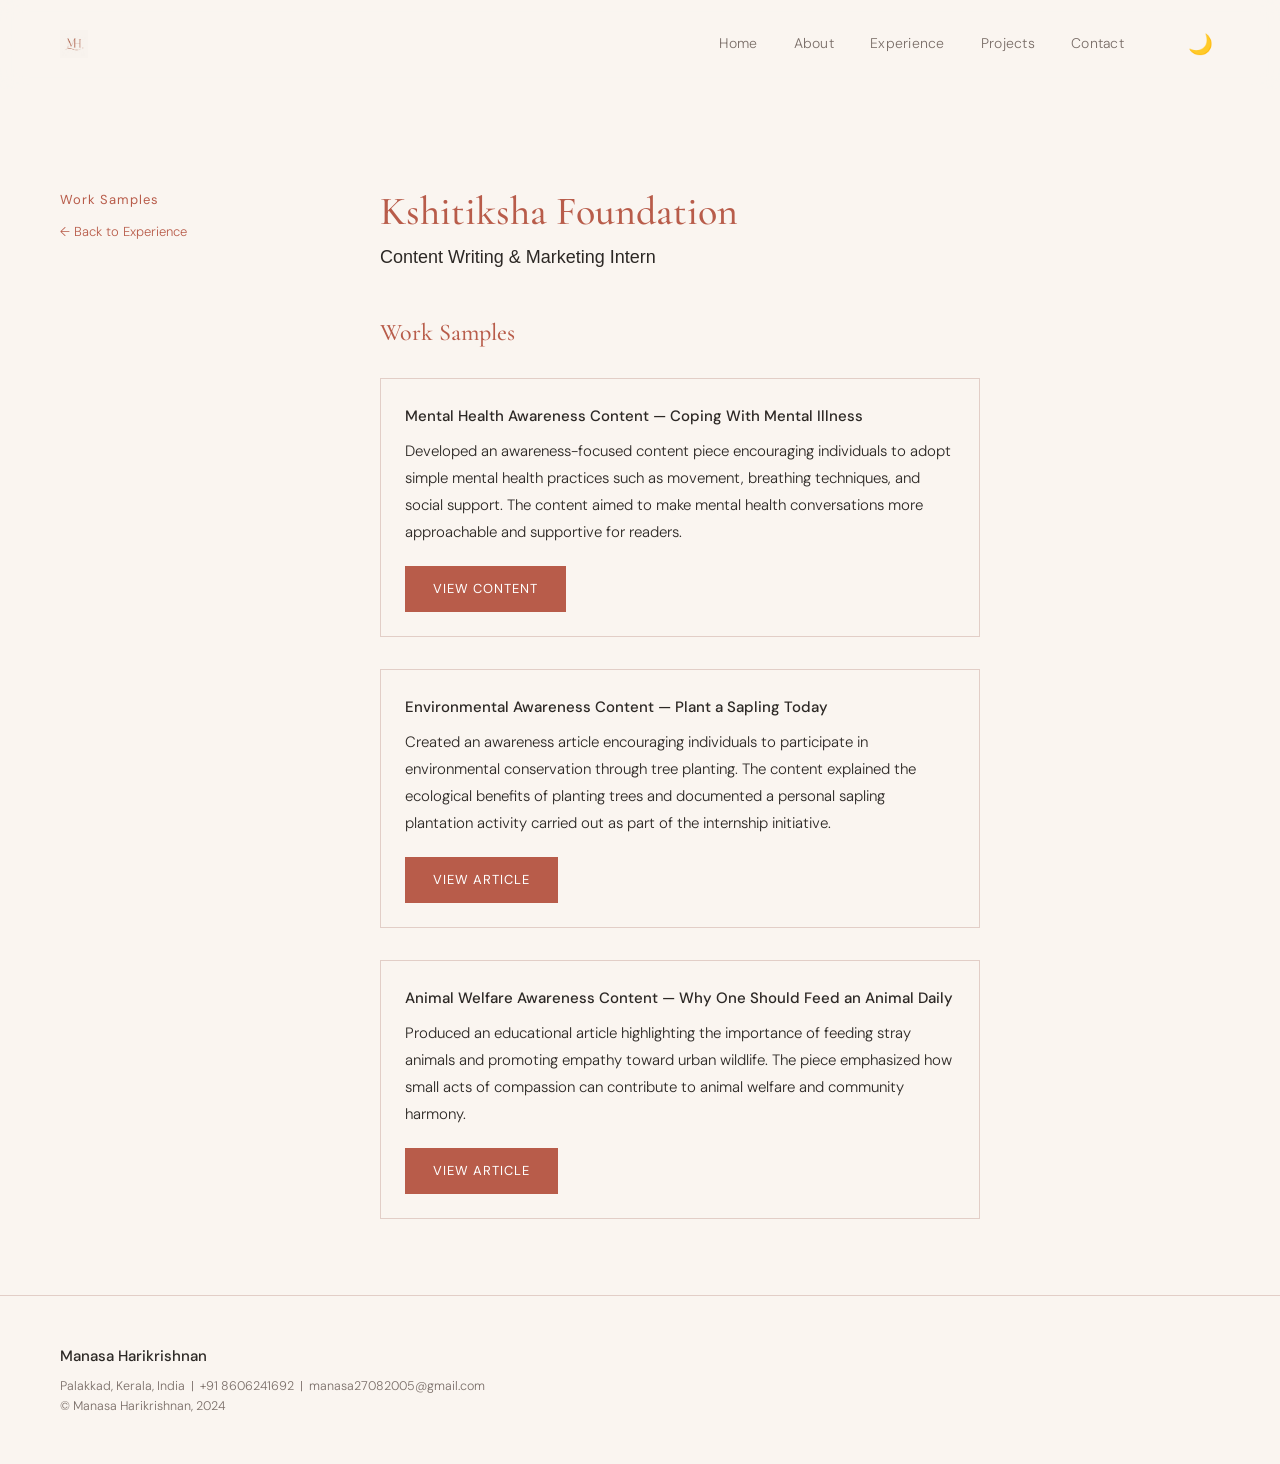
<file: work-kshitiksha.html>
<!DOCTYPE html>
<html lang="en">

<head>
    <link rel="icon" type="image/png" href="favicon.png">
    <meta charset="UTF-8">
    <meta name="viewport" content="width=device-width, initial-scale=1.0">
    <title>Manasa Harikrishnan — Marketing & Communications Portfolio</title>
    <link rel="preconnect" href="https://fonts.googleapis.com">
    <link rel="preconnect" href="https://fonts.gstatic.com" crossorigin>
    <link
        href="https://fonts.googleapis.com/css2?family=Cormorant+Garamond:ital,wght@0,300;0,400;0,500;0,600;1,300;1,400&family=DM+Sans:wght@300;400;500&display=swap"
        rel="stylesheet">
    <link rel="stylesheet" href="css/style.css">
</head>

<body>

    <!-- NAV -->
    <nav id="navbar">
        <a href="index.html" class="nav-name" style="display: flex; align-items: center;"><img src="favicon.png" alt="Manasa Harikrishnan" style="height: 28px; width: auto;"></a>
        <ul class="nav-links">
            <li><a href="index.html#home">Home</a></li>
            <li><a href="about.html">About</a></li>
            <li><a href="experience.html">Experience</a></li>
            <li><a href="index.html#projects">Projects</a></li>
            <li><a href="index.html#contact">Contact</a></li>
            <li><button id="theme-toggle-btn" class="theme-toggle" aria-label="Toggle Dark Mode">🌙</button></li>
        </ul>
    </nav>

    <section class="about-hero" style="padding-top: 100px; padding-bottom: 60px;">
        <div class="two-col fade-in">
            <div>
                <p class="two-col-label">Work Samples</p>
                <a href="experience.html"
                    style="font-size: 13px; color: var(--terracotta); text-decoration: none; display: inline-block; margin-top: 10px;">&larr;
                    Back to Experience</a>
            </div>
            <div class="two-col-content">
                <h1
                    style="font-family: 'Cormorant Garamond', serif; font-size: 40px; font-weight: 500; color: var(--terracotta); margin-bottom: 8px; line-height: 1.1;">
                    Kshitiksha Foundation</h1>
                <p
                    style="font-family: 'Inter', sans-serif; font-size: 18px; color: var(--charcoal); margin-bottom: 24px;">
                    Content Writing & Marketing Intern</p>
                <h3
                    style="font-family: 'Cormorant Garamond', serif; font-size: 24px; font-weight: 500; color: var(--terracotta); margin-bottom: 24px; margin-top: 40px;">
                    Work Samples</h3>

                <div
                    style="margin-bottom: 32px; padding: 24px; border: 1px solid var(--card-border); background: var(--cream);">
                    <p style="font-weight: 500; color: var(--charcoal); margin-bottom: 8px;">Mental Health Awareness
                        Content — Coping With Mental Illness</p>
                    <p style="margin-bottom: 20px;">Developed an awareness-focused content piece encouraging individuals
                        to adopt simple mental health practices such as movement, breathing techniques, and social
                        support. The content aimed to make mental health conversations more approachable and supportive
                        for readers.</p>
                    <a href="https://drive.google.com/file/d/1sKuRp0DvcD_CSLIZtQ1xW6LJkshiw1U9/view?usp=drivesdk"
                        target="_blank" class="btn-primary" style="display: inline-block;">View Content</a>
                </div>

                <div
                    style="margin-bottom: 32px; padding: 24px; border: 1px solid var(--card-border); background: var(--cream);">
                    <p style="font-weight: 500; color: var(--charcoal); margin-bottom: 8px;">Environmental Awareness
                        Content — Plant a Sapling Today</p>
                    <p style="margin-bottom: 20px;">Created an awareness article encouraging individuals to participate
                        in environmental conservation through tree planting. The content explained the ecological
                        benefits of planting trees and documented a personal sapling plantation activity carried out as
                        part of the internship initiative.</p>
                    <a href="https://drive.google.com/file/d/1rroJA0v8PDwUnPtheJHhI4TQggvom0Ap/view?usp=drivesdk"
                        target="_blank" class="btn-primary" style="display: inline-block;">View Article</a>
                </div>

                <div
                    style="margin-bottom: 16px; padding: 24px; border: 1px solid var(--card-border); background: var(--cream);">
                    <p style="font-weight: 500; color: var(--charcoal); margin-bottom: 8px;">Animal Welfare Awareness
                        Content — Why One Should Feed an Animal Daily</p>
                    <p style="margin-bottom: 20px;">Produced an educational article highlighting the importance of
                        feeding stray animals and promoting empathy toward urban wildlife. The piece emphasized how
                        small acts of compassion can contribute to animal welfare and community harmony.</p>
                    <a href="https://drive.google.com/file/d/13E7hMuaYBSVDcKcp8vIV-1aNqZ9b2eE2/view?usp=drivesdk"
                        target="_blank" class="btn-primary" style="display: inline-block;">View Article</a>
                </div>
            </div>
        </div>
    </section>

    <!-- FOOTER -->
    <footer>
        <div class="footer-left">
            <div class="footer-name">Manasa Harikrishnan</div>
            <div class="footer-meta">
                Palakkad, Kerala, India &nbsp;|&nbsp; +91 8606241692 &nbsp;|&nbsp; manasa27082005@gmail.com<br>
                © Manasa Harikrishnan, 2024
            </div>
            
        </div>
        
    </footer>

    <script>
        // Navbar scroll effect
        const navbar = document.getElementById('navbar');
        window.addEventListener('scroll', () => {
            navbar.classList.toggle('scrolled', window.scrollY > 20);
        });

        // Scroll fade-in
        const observer = new IntersectionObserver((entries) => {
            entries.forEach(entry => {
                if (entry.isIntersecting) {
                    entry.target.classList.add('visible');
                }
            });
        }, { threshold: 0.12 });

        document.querySelectorAll('.fade-in').forEach(el => observer.observe(el));

        // Activate on load for hero
        document.querySelectorAll('.hero .fade-in').forEach(el => {
            setTimeout(() => el.classList.add('visible'), 100);
        });

        // Active nav link on scroll
        const sections = document.querySelectorAll('section[id]');
        const navLinks = document.querySelectorAll('.nav-links a');
        window.addEventListener('scroll', () => {
            let current = '';
            sections.forEach(s => {
                if (window.scrollY >= s.offsetTop - 100) current = s.id;
            });
            navLinks.forEach(a => {
                // simple hack, only process on index page anchors
                if (a.getAttribute('href').startsWith('#')) {
                    a.classList.remove('active');
                    if (a.getAttribute('href') === '#' + current) a.classList.add('active');
                }
            });
        });

        // Expand/Collapse Experience Cards
        function toggleExpCard(element) {
            const card = element.parentElement;
            // close any open ones
            document.querySelectorAll('.exp-card').forEach(c => {
                if (c !== card) c.classList.remove('expanded');
            });
            // toggle this one
            card.classList.toggle('expanded');

            // tiny scroll offset if opening so we can see the title cleanly
            if (card.classList.contains('expanded')) {
                setTimeout(() => {
                    const offset = card.getBoundingClientRect().top + window.scrollY - 100;
                    window.scrollTo({ top: offset, behavior: 'smooth' });
                }, 300);
            }
        }
    </script>


    <!-- CUSTOM FEATURES SCRIPT -->
    <script>
        // Theme Toggle Logic
        const themeBtn = document.getElementById('theme-toggle-btn');
        if (themeBtn) {
            themeBtn.addEventListener('click', () => {
                const html = document.documentElement;
                if (html.getAttribute('data-theme') === 'dark') {
                    html.removeAttribute('data-theme');
                    themeBtn.innerHTML = '🌙';
                    localStorage.setItem('theme', 'light');
                } else {
                    html.setAttribute('data-theme', 'dark');
                    themeBtn.innerHTML = '☀️';
                    localStorage.setItem('theme', 'dark');
                }
            });

            // Load saved theme
            if (localStorage.getItem('theme') === 'dark') {
                document.documentElement.setAttribute('data-theme', 'dark');
                themeBtn.innerHTML = '☀️';
            }
        }
    </script>

</body>

</html>
</file>
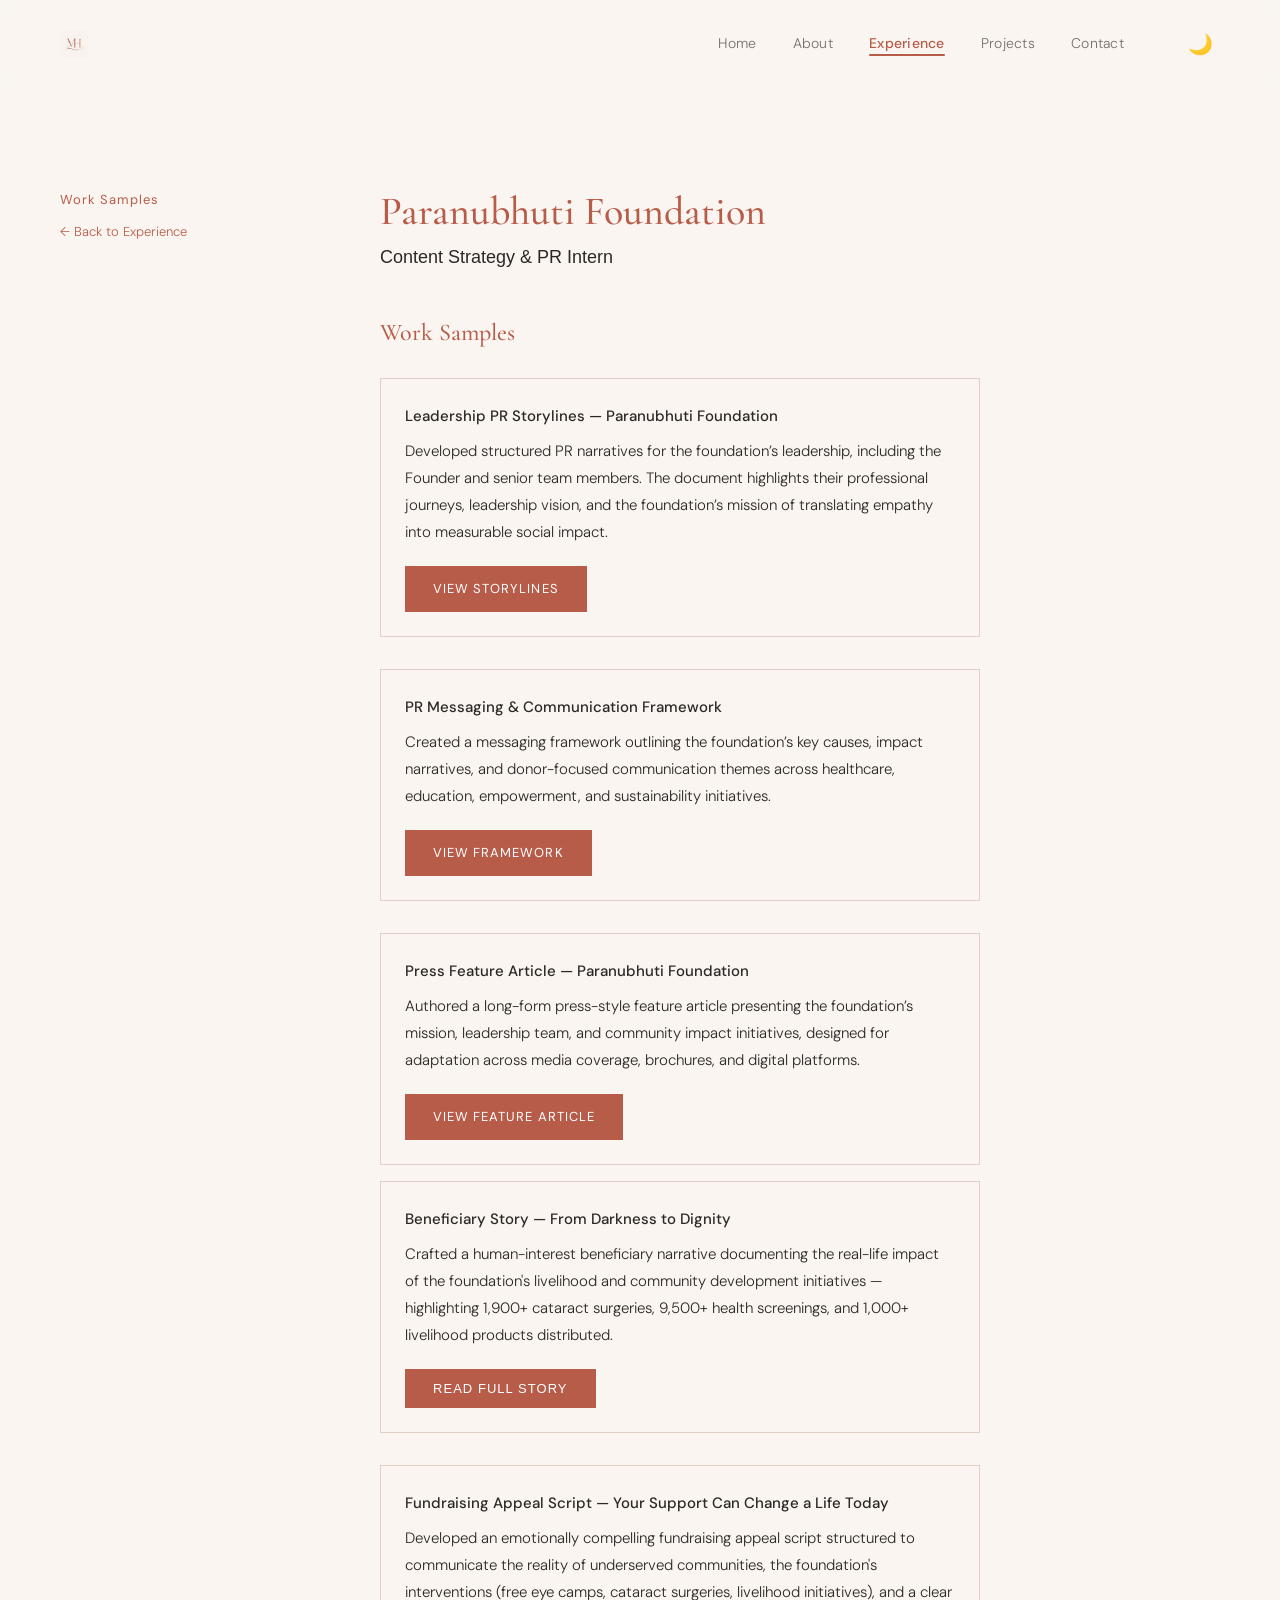
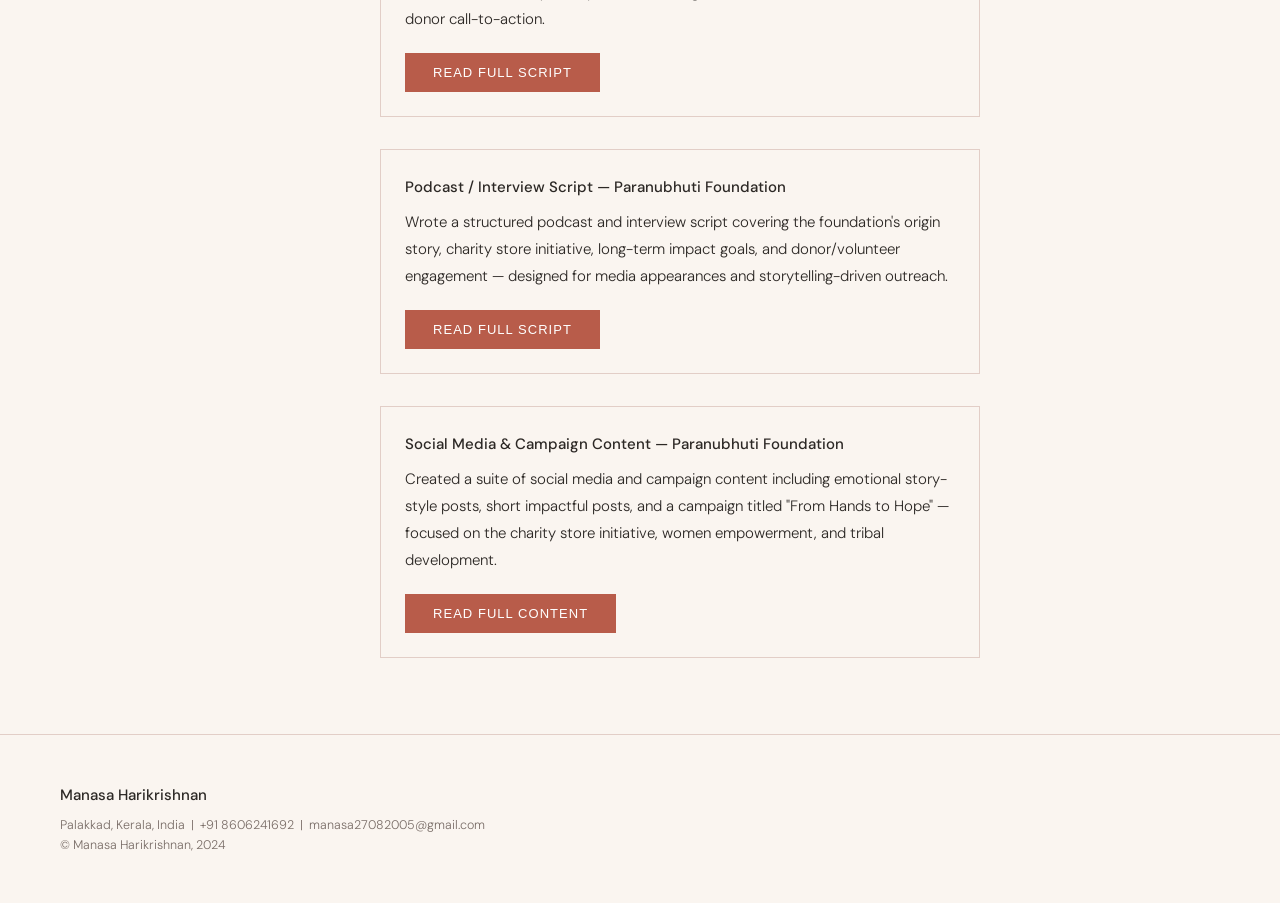
<file: work-paranubhuti.html>
<!DOCTYPE html>
<html lang="en">

<head>
    <link rel="icon" type="image/png" href="favicon.png">
    <meta charset="UTF-8">
    <meta name="viewport" content="width=device-width, initial-scale=1.0">
    <title>Manasa Harikrishnan — Marketing & Communications Portfolio</title>
    <link rel="preconnect" href="https://fonts.googleapis.com">
    <link rel="preconnect" href="https://fonts.gstatic.com" crossorigin>
    <link
        href="https://fonts.googleapis.com/css2?family=Cormorant+Garamond:ital,wght@0,300;0,400;0,500;0,600;1,300;1,400&family=DM+Sans:wght@300;400;500&display=swap"
        rel="stylesheet">
    <link rel="stylesheet" href="css/style.css">
</head>

<body>

    <nav id="navbar">
        <a href="index.html" class="nav-name" style="display: flex; align-items: center;"><img src="favicon.png" alt="Manasa Harikrishnan" style="height: 28px; width: auto;"></a>
        <ul class="nav-links">
            <li><a href="index.html#home">Home</a></li>
            <li><a href="about.html">About</a></li>
            <li><a href="experience.html" class="active">Experience</a></li>
            <li><a href="index.html#projects">Projects</a></li>
            <li><a href="index.html#contact">Contact</a></li>
            <li><button id="theme-toggle-btn" class="theme-toggle" aria-label="Toggle Dark Mode">🌙</button></li>
        </ul>
    </nav>

    <section class="about-hero" style="padding-top: 100px; padding-bottom: 60px;">
        <div class="two-col fade-in">
            <div>
                <p class="two-col-label">Work Samples</p>
                <a href="experience.html"
                    style="font-size: 13px; color: var(--terracotta); text-decoration: none; display: inline-block; margin-top: 10px;">←
                    Back to Experience</a>
            </div>
            <div class="two-col-content">
                <h1
                    style="font-family: 'Cormorant Garamond', serif; font-size: 40px; font-weight: 500; color: var(--terracotta); margin-bottom: 8px; line-height: 1.1;">
                    Paranubhuti Foundation</h1>
                <p
                    style="font-family: 'Inter', sans-serif; font-size: 18px; color: var(--charcoal); margin-bottom: 24px;">
                    Content Strategy & PR Intern</p>

                <h3
                    style="font-family: 'Cormorant Garamond', serif; font-size: 24px; font-weight: 500; color: var(--terracotta); margin-bottom: 24px; margin-top: 40px;">
                    Work Samples</h3>

                <div
                    style="margin-bottom: 32px; padding: 24px; border: 1px solid var(--card-border); background: var(--cream);">
                    <p style="font-weight: 500; color: var(--charcoal); margin-bottom: 8px;">Leadership PR Storylines —
                        Paranubhuti Foundation</p>
                    <p style="margin-bottom: 20px;">Developed structured PR narratives for the foundation’s leadership,
                        including the Founder and senior team members. The document highlights their professional
                        journeys, leadership vision, and the foundation’s mission of translating empathy into measurable
                        social impact.</p>
                    <a href="https://drive.google.com/file/d/1oIJnX3TT174lilPjI7nre_9fhzf_K8Bp/view?usp=drivesdk"
                        target="_blank" class="btn-primary" style="display: inline-block;">View Storylines</a>
                </div>

                <div
                    style="margin-bottom: 32px; padding: 24px; border: 1px solid var(--card-border); background: var(--cream);">
                    <p style="font-weight: 500; color: var(--charcoal); margin-bottom: 8px;">PR Messaging &
                        Communication Framework</p>
                    <p style="margin-bottom: 20px;">Created a messaging framework outlining the foundation’s key causes,
                        impact narratives, and donor-focused communication themes across healthcare, education,
                        empowerment, and sustainability initiatives.</p>
                    <a href="https://drive.google.com/file/d/1cCX3gMQ4t07pr3xlcbhvZKTyRr41PeV4/view?usp=drivesdk"
                        target="_blank" class="btn-primary" style="display: inline-block;">View Framework</a>
                </div>

                <div
                    style="margin-bottom: 16px; padding: 24px; border: 1px solid var(--card-border); background: var(--cream);">
                    <p style="font-weight: 500; color: var(--charcoal); margin-bottom: 8px;">Press Feature Article —
                        Paranubhuti Foundation</p>
                    <p style="margin-bottom: 20px;">Authored a long-form press-style feature article presenting the
                        foundation’s mission, leadership team, and community impact initiatives, designed for adaptation
                        across media coverage, brochures, and digital platforms.</p>
                    <a href="https://drive.google.com/file/d/1v2ahoQovh2QdVOBMrjD9sl6af64V1cfv/view?usp=drivesdk"
                        target="_blank" class="btn-primary" style="display: inline-block;">View Feature Article</a>
                </div>

                <!-- ── Beneficiary Story ── -->
                <div
                    style="margin-bottom: 32px; padding: 24px; border: 1px solid var(--card-border); background: var(--cream);">
                    <p style="font-weight: 500; color: var(--charcoal); margin-bottom: 8px;">Beneficiary Story — From Darkness to Dignity</p>
                    <p style="margin-bottom: 20px;">Crafted a human-interest beneficiary narrative documenting the real-life impact of the foundation's livelihood and community development initiatives — highlighting 1,900+ cataract surgeries, 9,500+ health screenings, and 1,000+ livelihood products distributed.</p>
                    <div id="beneficiary-story-content" style="display: none; margin-top: 16px; padding: 20px; background: var(--blush); border-left: 3px solid var(--terracotta); font-size: 14px; line-height: 1.8; color: var(--charcoal);">
                        <p style="font-style: italic; margin-bottom: 16px;">In a small tribal village near Palghar, Meena (name changed) lived a life filled with uncertainty. With no stable income and limited opportunities around her, every day was about survival. Like many women in her community, she had the willingness to work — but no access, no platform, and no support system to turn that into livelihood.</p>
                        <p style="margin-bottom: 16px;">At the same time, access to healthcare and awareness in such regions remains extremely limited. Many families continue to struggle not because solutions don't exist, but because they are simply out of reach.</p>
                        <p style="margin-bottom: 16px;">Everything began to change when Meena became part of Paranubhuti Foundation's livelihood and community development initiatives. She was trained to create handmade decorative items — simple yet meaningful products made with skill and care. These products are now part of the foundation's pilot charity store in Waliv, Vasai East.</p>
                        <p style="margin-bottom: 16px;"><strong>Today, Meena earns with dignity. She contributes to her family. She stands with confidence.</strong></p>
                        <p style="margin-bottom: 8px;">Across its initiatives, Paranubhuti Foundation has:</p>
                        <ul style="padding-left: 20px; margin-bottom: 16px;">
                            <li>Supported 1,900+ cataract surgeries</li>
                            <li>Screened 9,500+ individuals through health camps</li>
                            <li>Distributed 1,000+ livelihood products like cloth bags made by trained women</li>
                            <li>Trained women in sustainable income generation programs</li>
                        </ul>
                        <p style="font-style: italic;">Because when opportunity reaches the right hands, it doesn't just change one life — it transforms entire families and communities.</p>
                    </div>
                    <button onclick="toggleContent('beneficiary-story-content', this)" class="btn-primary" style="display: inline-block; cursor: pointer; border: none;">Read Full Story</button>
                </div>

                <!-- ── Fundraising Appealing Script ── -->
                <div
                    style="margin-bottom: 32px; padding: 24px; border: 1px solid var(--card-border); background: var(--cream);">
                    <p style="font-weight: 500; color: var(--charcoal); margin-bottom: 8px;">Fundraising Appeal Script — Your Support Can Change a Life Today</p>
                    <p style="margin-bottom: 20px;">Developed an emotionally compelling fundraising appeal script structured to communicate the reality of underserved communities, the foundation's interventions (free eye camps, cataract surgeries, livelihood initiatives), and a clear donor call-to-action.</p>
                    <div id="fundraising-script-content" style="display: none; margin-top: 16px; padding: 20px; background: var(--blush); border-left: 3px solid var(--terracotta); font-size: 14px; line-height: 1.8; color: var(--charcoal);">
                        <p style="font-style: italic; margin-bottom: 16px;">Every day, there are people who are not asking for comfort… they are simply asking for a chance. A chance to see clearly. A chance to live without pain. A chance to stand on their own feet.</p>
                        <p style="font-weight: 500; color: var(--terracotta); margin-bottom: 8px;">The Reality</p>
                        <p style="margin-bottom: 16px;">Across rural and underserved communities, thousands of individuals continue to struggle due to lack of access to healthcare, awareness, and basic support systems. A simple eye condition goes untreated. A preventable issue becomes lifelong suffering.</p>
                        <p style="font-weight: 500; color: var(--terracotta); margin-bottom: 8px;">What We Do</p>
                        <p style="margin-bottom: 8px;">At Paranubhuti Foundation, we work to bridge this gap through:</p>
                        <ul style="padding-left: 20px; margin-bottom: 16px;">
                            <li>Free eye check-up camps</li>
                            <li>Cataract surgeries</li>
                            <li>Preventive healthcare programs</li>
                            <li>Livelihood and empowerment initiatives</li>
                        </ul>
                        <p style="font-weight: 500; color: var(--terracotta); margin-bottom: 8px;">Human Impact</p>
                        <p style="margin-bottom: 16px;">When someone regains their vision, they don't just see again; they return to their life, their family, their dreams. When a woman earns through her work, she doesn't just earn income; she earns confidence, identity, and respect.</p>
                        <p style="font-weight: 500; color: var(--terracotta); margin-bottom: 8px;">Your Support Can</p>
                        <ul style="padding-left: 20px; margin-bottom: 16px;">
                            <li>✔ Restore someone's sight</li>
                            <li>✔ Support a family in need</li>
                            <li>✔ Empower a woman to become independent</li>
                            <li>✔ Bring real change to communities that need it most</li>
                        </ul>
                        <p style="font-style: italic;">This is more than a donation. It is the difference between struggle and strength. Between darkness and light. Between surviving… and truly living.</p>
                    </div>
                    <button onclick="toggleContent('fundraising-script-content', this)" class="btn-primary" style="display: inline-block; cursor: pointer; border: none;">Read Full Script</button>
                </div>

                <!-- ── Podcast Interview Script ── -->
                <div
                    style="margin-bottom: 32px; padding: 24px; border: 1px solid var(--card-border); background: var(--cream);">
                    <p style="font-weight: 500; color: var(--charcoal); margin-bottom: 8px;">Podcast / Interview Script — Paranubhuti Foundation</p>
                    <p style="margin-bottom: 20px;">Wrote a structured podcast and interview script covering the foundation's origin story, charity store initiative, long-term impact goals, and donor/volunteer engagement — designed for media appearances and storytelling-driven outreach.</p>
                    <div id="podcast-script-content" style="display: none; margin-top: 16px; padding: 20px; background: var(--blush); border-left: 3px solid var(--terracotta); font-size: 14px; line-height: 1.8; color: var(--charcoal);">
                        <p style="font-weight: 500; color: var(--terracotta); margin-bottom: 12px;">Intro (Host)</p>
                        <p style="font-style: italic; margin-bottom: 16px;">"Today, we're speaking with the team behind Paranubhuti Foundation, a Section 8 non-profit organization working across healthcare, education, women empowerment, and community development to bring real change at the grassroots level."</p>

                        <p style="font-weight: 500; color: var(--terracotta); margin-bottom: 8px;">Q1: What inspired the foundation and its mission?</p>
                        <p style="margin-bottom: 16px;">"It began with a simple but powerful realization — that many people don't suffer because solutions don't exist, but because access doesn't. 'Paranubhuti' means empathy. And for us, empathy is not just about understanding pain, but acting on it."</p>

                        <p style="font-weight: 500; color: var(--terracotta); margin-bottom: 8px;">Q2: Can you tell us about the new charity store initiative?</p>
                        <p style="margin-bottom: 16px;">"One of our latest initiatives is a pilot charity store in Waliv, Vasai East — designed not just as a place to sell products, but as a platform for dignity and livelihood. The products are handmade, created by our volunteers and women from tribal communities."</p>

                        <p style="font-weight: 500; color: var(--terracotta); margin-bottom: 8px;">Q3: What kind of long-term impact does the foundation aim to create?</p>
                        <p style="margin-bottom: 16px;">"Our vision is to create sustainable, long-term change — not just short-term relief. Every initiative is designed to improve not just lives today, but futures tomorrow."</p>

                        <p style="font-weight: 500; color: var(--terracotta); margin-bottom: 8px;">Q4: How can people support or be a part of this mission?</p>
                        <p style="margin-bottom: 16px;">"You can support through donations, volunteer your time and skills, or even contribute by spreading awareness. Every small action matters."</p>

                        <p style="font-style: italic;">"Paranubhuti Foundation reminds us that empathy is not just a feeling — it's a responsibility. And when compassion turns into action, real change begins."</p>
                    </div>
                    <button onclick="toggleContent('podcast-script-content', this)" class="btn-primary" style="display: inline-block; cursor: pointer; border: none;">Read Full Script</button>
                </div>

                <!-- ── Social Media & Campaign Content ── -->
                <div
                    style="margin-bottom: 16px; padding: 24px; border: 1px solid var(--card-border); background: var(--cream);">
                    <p style="font-weight: 500; color: var(--charcoal); margin-bottom: 8px;">Social Media &amp; Campaign Content — Paranubhuti Foundation</p>
                    <p style="margin-bottom: 20px;">Created a suite of social media and campaign content including emotional story-style posts, short impactful posts, and a campaign titled "From Hands to Hope" — focused on the charity store initiative, women empowerment, and tribal development.</p>
                    <div id="social-media-content" style="display: none; margin-top: 16px; padding: 20px; background: var(--blush); border-left: 3px solid var(--terracotta); font-size: 14px; line-height: 1.8; color: var(--charcoal);">
                        <p style="font-weight: 500; color: var(--terracotta); margin-bottom: 12px;">Social Media Post — Emotional Story Style</p>
                        <p style="margin-bottom: 16px;">What if a simple handmade flower could change someone's life? In a small space in Waliv, Vasai East, something beautiful is being created — not just products, but opportunities. For many of these women, this is their first step towards financial independence. It is dignity. It is confidence. It is a new beginning.<br><br><em>When you support this initiative, you are not just buying a product — you are supporting a livelihood.</em></p>

                        <p style="font-weight: 500; color: var(--terracotta); margin-bottom: 12px;">Social Media Post — Short + Impactful</p>
                        <p style="margin-bottom: 16px;">Behind every handmade product… there is a story of strength.<br><br>From uncertainty → to income<br>From struggle → to confidence<br><br><em>This is women empowerment in action. Be a part of their journey.</em></p>

                        <p style="font-weight: 500; color: var(--terracotta); margin-bottom: 12px;">Campaign: "From Hands to Hope"</p>
                        <p style="margin-bottom: 8px;">In the heart of Waliv, Vasai East, a small initiative is creating a big impact. Through our pilot charity store, volunteers and tribal women are crafting handmade decorative items — turning skills into sustainable livelihoods.</p>
                        <ul style="padding-left: 20px; margin-bottom: 16px;">
                            <li>Women empowerment</li>
                            <li>Rural &amp; tribal development</li>
                            <li>Financial independence</li>
                            <li>Dignity through work</li>
                        </ul>
                        <p style="font-style: italic;">Support this initiative. Encourage local livelihoods. Be part of a story that transforms lives. Because empowerment begins with opportunity.</p>
                    </div>
                    <button onclick="toggleContent('social-media-content', this)" class="btn-primary" style="display: inline-block; cursor: pointer; border: none;">Read Full Content</button>
                </div>
            </div>
        </div>
    </section>

    <!-- FOOTER -->
    <footer>
        <div class="footer-left">
            <div class="footer-name">Manasa Harikrishnan</div>
            <div class="footer-meta">
                Palakkad, Kerala, India &nbsp;|&nbsp; +91 8606241692 &nbsp;|&nbsp; manasa27082005@gmail.com<br>
                © Manasa Harikrishnan, 2024
            </div>
            
        </div>
        
    </footer>

    <script>
        // Toggle inline content sections
        function toggleContent(contentId, btn) {
            const content = document.getElementById(contentId);
            if (content.style.display === 'none' || !content.style.display) {
                content.style.display = 'block';
                btn.textContent = btn.textContent.replace('Read Full', 'Hide');
            } else {
                content.style.display = 'none';
                btn.textContent = btn.textContent.replace('Hide', 'Read Full');
            }
        }

        // Navbar scroll effect
        const navbar = document.getElementById('navbar');
        window.addEventListener('scroll', () => {
            navbar.classList.toggle('scrolled', window.scrollY > 20);
        });

        // Scroll fade-in
        const observer = new IntersectionObserver((entries) => {
            entries.forEach(entry => {
                if (entry.isIntersecting) {
                    entry.target.classList.add('visible');
                }
            });
        }, { threshold: 0.12 });

        document.querySelectorAll('.fade-in').forEach(el => observer.observe(el));

        // Activate on load for hero
        document.querySelectorAll('.hero .fade-in').forEach(el => {
            setTimeout(() => el.classList.add('visible'), 100);
        });

        // Active nav link on scroll
        const sections = document.querySelectorAll('section[id]');
        const navLinks = document.querySelectorAll('.nav-links a');
        window.addEventListener('scroll', () => {
            let current = '';
            sections.forEach(s => {
                if (window.scrollY >= s.offsetTop - 100) current = s.id;
            });
            navLinks.forEach(a => {
                // simple hack, only process on index page anchors
                if (a.getAttribute('href').startsWith('#')) {
                    a.classList.remove('active');
                    if (a.getAttribute('href') === '#' + current) a.classList.add('active');
                }
            });
        });

        // Expand/Collapse Experience Cards
        function toggleExpCard(element) {
            const card = element.parentElement;
            // close any open ones
            document.querySelectorAll('.exp-card').forEach(c => {
                if (c !== card) c.classList.remove('expanded');
            });
            // toggle this one
            card.classList.toggle('expanded');

            // tiny scroll offset if opening so we can see the title cleanly
            if (card.classList.contains('expanded')) {
                setTimeout(() => {
                    const offset = card.getBoundingClientRect().top + window.scrollY - 100;
                    window.scrollTo({ top: offset, behavior: 'smooth' });
                }, 300);
            }
        }
    </script>


    <!-- CUSTOM FEATURES SCRIPT -->
    <script>
        // Theme Toggle Logic
        const themeBtn = document.getElementById('theme-toggle-btn');
        if (themeBtn) {
            themeBtn.addEventListener('click', () => {
                const html = document.documentElement;
                if (html.getAttribute('data-theme') === 'dark') {
                    html.removeAttribute('data-theme');
                    themeBtn.innerHTML = '🌙';
                    localStorage.setItem('theme', 'light');
                } else {
                    html.setAttribute('data-theme', 'dark');
                    themeBtn.innerHTML = '☀️';
                    localStorage.setItem('theme', 'dark');
                }
            });

            // Load saved theme
            if (localStorage.getItem('theme') === 'dark') {
                document.documentElement.setAttribute('data-theme', 'dark');
                themeBtn.innerHTML = '☀️';
            }
        }
    </script>

</body>

</html>
</file>
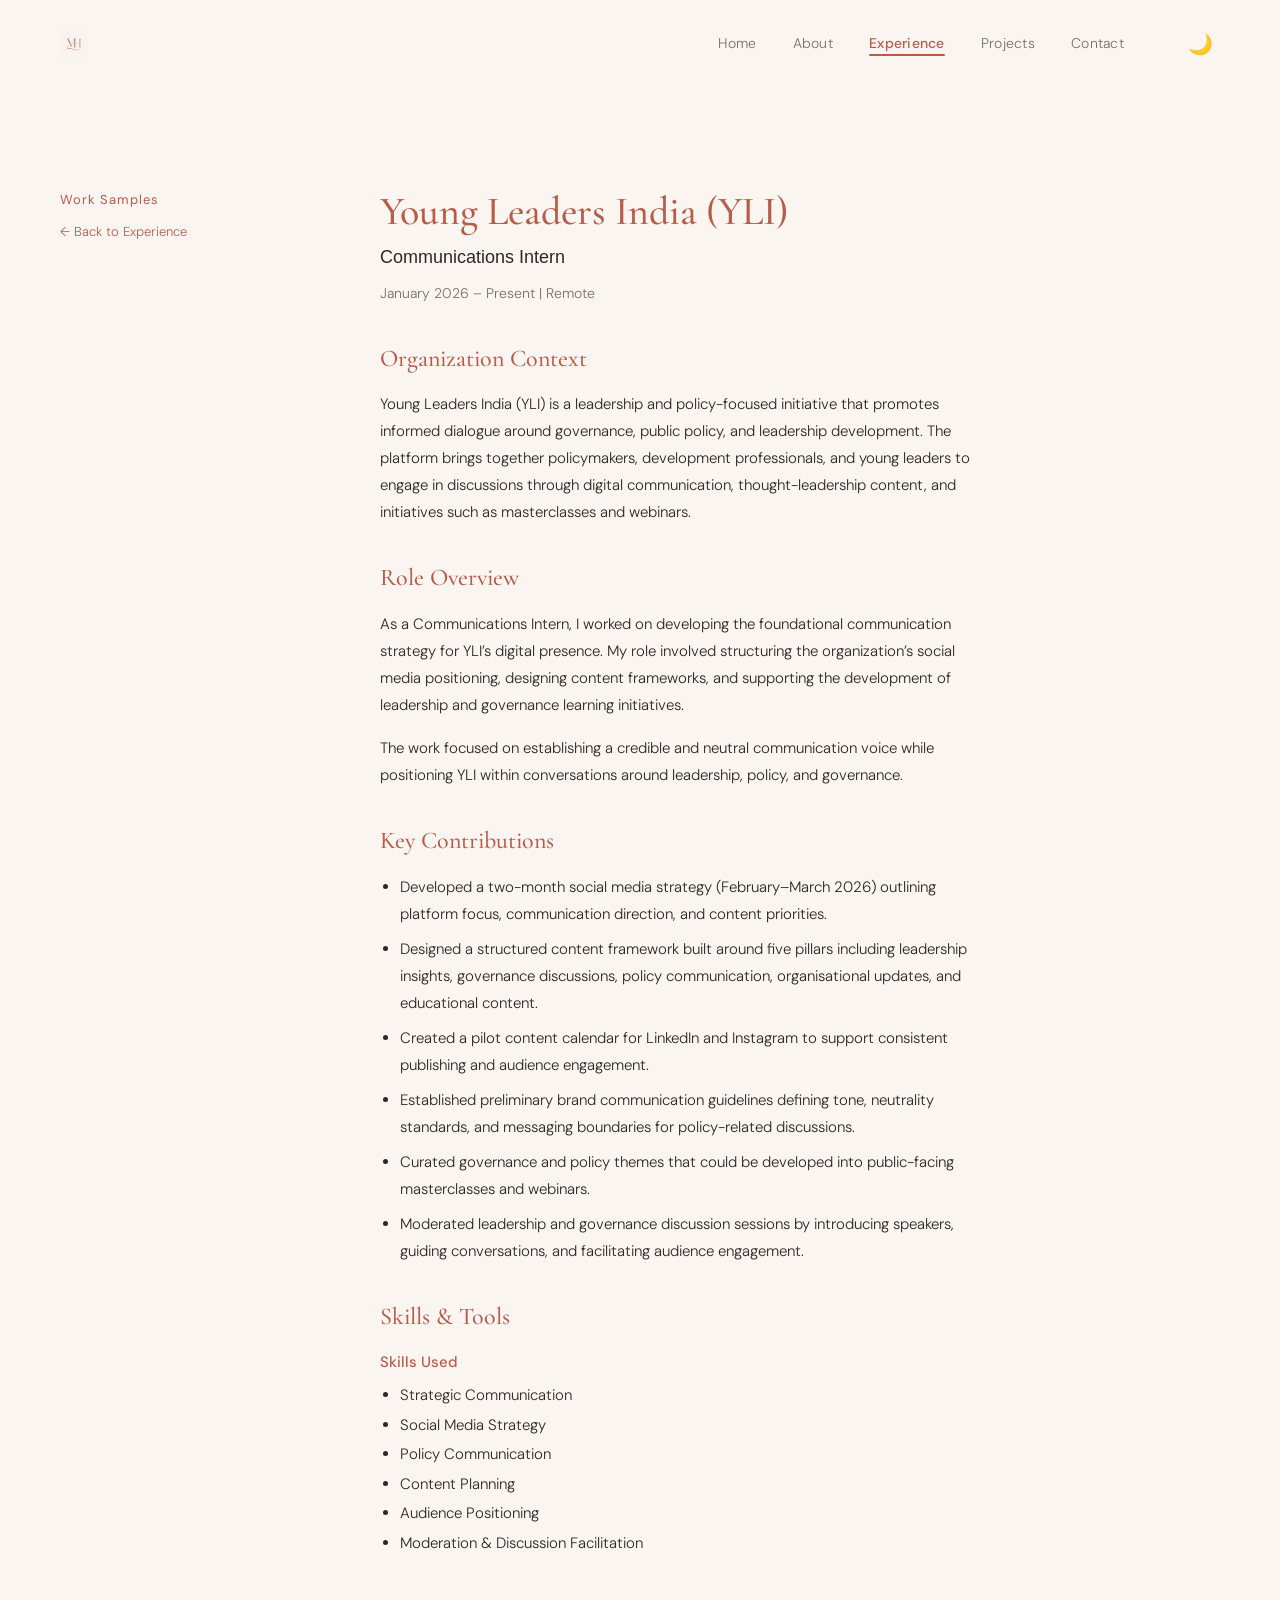
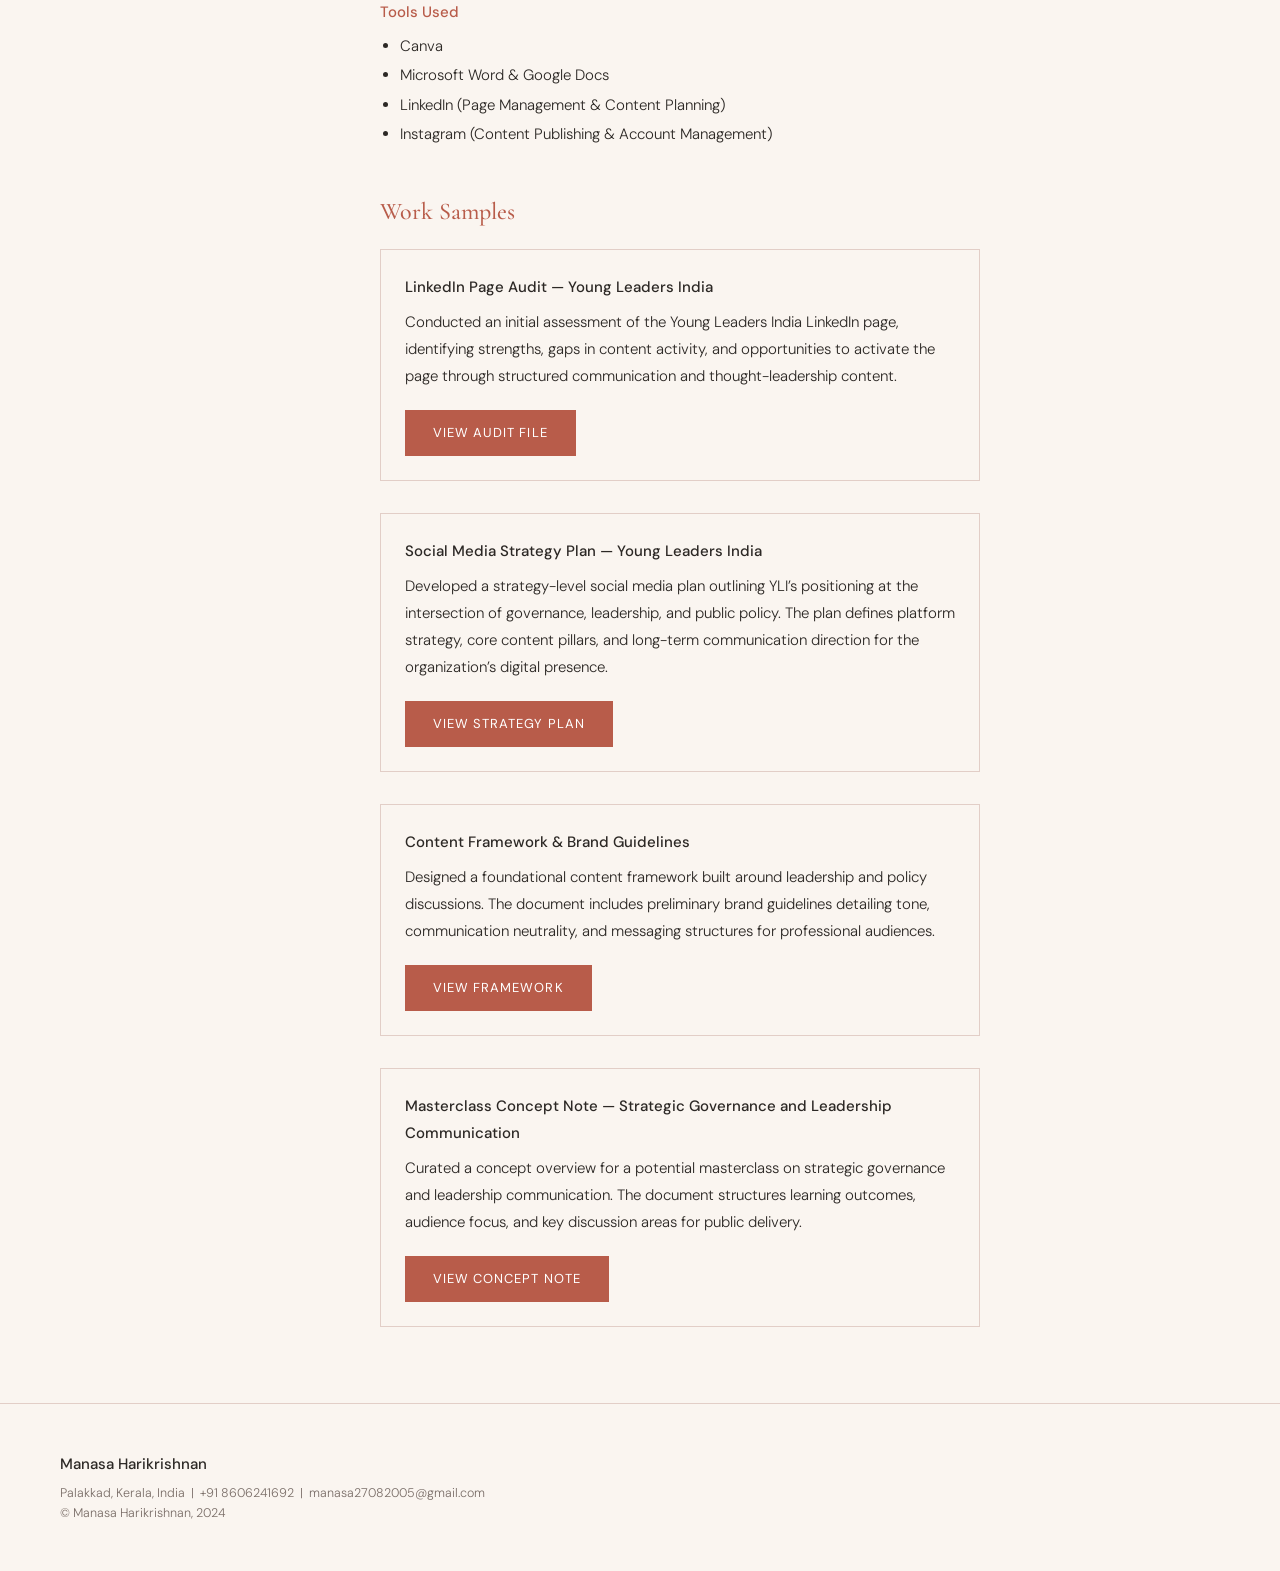
<file: work-yli.html>
<!DOCTYPE html>
<html lang="en">

<head>
    <link rel="icon" type="image/png" href="favicon.png">
    <meta charset="UTF-8">
    <meta name="viewport" content="width=device-width, initial-scale=1.0">
    <title>Manasa Harikrishnan — Marketing & Communications Portfolio</title>
    <link rel="preconnect" href="https://fonts.googleapis.com">
    <link rel="preconnect" href="https://fonts.gstatic.com" crossorigin>
    <link
        href="https://fonts.googleapis.com/css2?family=Cormorant+Garamond:ital,wght@0,300;0,400;0,500;0,600;1,300;1,400&family=DM+Sans:wght@300;400;500&display=swap"
        rel="stylesheet">
    <link rel="stylesheet" href="css/style.css">
</head>

<body>

    <nav id="navbar">
        <a href="index.html" class="nav-name" style="display: flex; align-items: center;"><img src="favicon.png" alt="Manasa Harikrishnan" style="height: 28px; width: auto;"></a>
        <ul class="nav-links">
            <li><a href="index.html#home">Home</a></li>
            <li><a href="about.html">About</a></li>
            <li><a href="experience.html" class="active">Experience</a></li>
            <li><a href="index.html#projects">Projects</a></li>
            <li><a href="index.html#contact">Contact</a></li>
            <li><button id="theme-toggle-btn" class="theme-toggle" aria-label="Toggle Dark Mode">🌙</button></li>
        </ul>
    </nav>

    <section class="about-hero" style="padding-top: 100px; padding-bottom: 60px;">
        <div class="two-col fade-in">
            <div>
                <p class="two-col-label">Work Samples</p>
                <a href="experience.html"
                    style="font-size: 13px; color: var(--terracotta); text-decoration: none; display: inline-block; margin-top: 10px;">←
                    Back to Experience</a>
            </div>
            <div class="two-col-content">
                <h1
                    style="font-family: 'Cormorant Garamond', serif; font-size: 40px; font-weight: 500; color: var(--terracotta); margin-bottom: 8px; line-height: 1.1;">
                    Young Leaders India (YLI)</h1>
                <p
                    style="font-family: 'Inter', sans-serif; font-size: 18px; color: var(--charcoal); margin-bottom: 8px;">
                    Communications Intern</p>
                <p style="font-size: 14px; color: var(--muted); margin-bottom: 32px;">January 2026 – Present | Remote
                </p>

                <h3
                    style="font-family: 'Cormorant Garamond', serif; font-size: 24px; font-weight: 500; color: var(--terracotta); margin-bottom: 12px;">
                    Organization Context</h3>
                <p style="margin-bottom: 24px;">Young Leaders India (YLI) is a leadership and policy-focused initiative
                    that promotes informed dialogue around governance, public policy, and leadership development. The
                    platform brings together policymakers, development professionals, and young leaders to engage in
                    discussions through digital communication, thought-leadership content, and initiatives such as
                    masterclasses and webinars.</p>

                <h3
                    style="font-family: 'Cormorant Garamond', serif; font-size: 24px; font-weight: 500; color: var(--terracotta); margin-bottom: 12px; margin-top: 32px;">
                    Role Overview</h3>
                <p style="margin-bottom: 16px;">As a Communications Intern, I worked on developing the foundational
                    communication strategy for YLI’s digital presence. My role involved structuring the organization’s
                    social media positioning, designing content frameworks, and supporting the development of leadership
                    and governance learning initiatives.</p>
                <p style="margin-bottom: 24px;">The work focused on establishing a credible and neutral communication
                    voice while positioning YLI within conversations around leadership, policy, and governance.</p>

                <h3
                    style="font-family: 'Cormorant Garamond', serif; font-size: 24px; font-weight: 500; color: var(--terracotta); margin-bottom: 12px; margin-top: 32px;">
                    Key Contributions</h3>
                <ul
                    style="margin-bottom: 24px; padding-left: 20px; color: var(--charcoal); font-size: 15px; font-weight: 300; line-height: 1.8;">
                    <li style="margin-bottom: 8px;">Developed a two-month social media strategy (February–March 2026)
                        outlining platform focus, communication direction, and content priorities.</li>
                    <li style="margin-bottom: 8px;">Designed a structured content framework built around five pillars
                        including leadership insights, governance discussions, policy communication, organisational
                        updates, and educational content.</li>
                    <li style="margin-bottom: 8px;">Created a pilot content calendar for LinkedIn and Instagram to
                        support consistent publishing and audience engagement.</li>
                    <li style="margin-bottom: 8px;">Established preliminary brand communication guidelines defining
                        tone, neutrality standards, and messaging boundaries for policy-related discussions.</li>
                    <li style="margin-bottom: 8px;">Curated governance and policy themes that could be developed into
                        public-facing masterclasses and webinars.</li>
                    <li style="margin-bottom: 8px;">Moderated leadership and governance discussion sessions by
                        introducing speakers, guiding conversations, and facilitating audience engagement.</li>
                </ul>

                <h3
                    style="font-family: 'Cormorant Garamond', serif; font-size: 24px; font-weight: 500; color: var(--terracotta); margin-bottom: 12px; margin-top: 32px;">
                    Skills & Tools</h3>
                <div style="display: flex; flex-wrap: wrap; gap: 40px; margin-bottom: 24px;">
                    <div>
                        <strong
                            style="color: var(--terracotta); font-weight: 500; display: block; margin-bottom: 8px;">Skills
                            Used</strong>
                        <ul style="padding-left: 20px; color: var(--charcoal); font-size: 15px; font-weight: 300;">
                            <li style="margin-bottom: 4px;">Strategic Communication</li>
                            <li style="margin-bottom: 4px;">Social Media Strategy</li>
                            <li style="margin-bottom: 4px;">Policy Communication</li>
                            <li style="margin-bottom: 4px;">Content Planning</li>
                            <li style="margin-bottom: 4px;">Audience Positioning</li>
                            <li style="margin-bottom: 4px;">Moderation & Discussion Facilitation</li>
                        </ul>
                    </div>
                    <div>
                        <strong
                            style="color: var(--terracotta); font-weight: 500; display: block; margin-bottom: 8px;">Tools
                            Used</strong>
                        <ul style="padding-left: 20px; color: var(--charcoal); font-size: 15px; font-weight: 300;">
                            <li style="margin-bottom: 4px;">Canva</li>
                            <li style="margin-bottom: 4px;">Microsoft Word & Google Docs</li>
                            <li style="margin-bottom: 4px;">LinkedIn (Page Management & Content Planning)</li>
                            <li style="margin-bottom: 4px;">Instagram (Content Publishing & Account Management)</li>
                        </ul>
                    </div>
                </div>

                <h3
                    style="font-family: 'Cormorant Garamond', serif; font-size: 24px; font-weight: 500; color: var(--terracotta); margin-bottom: 16px; margin-top: 40px;">
                    Work Samples</h3>
                <div
                    style="margin-bottom: 32px; padding: 24px; border: 1px solid var(--card-border); background: var(--cream);">
                    <p style="font-weight: 500; color: var(--charcoal); margin-bottom: 8px;">LinkedIn Page Audit — Young
                        Leaders India</p>
                    <p style="margin-bottom: 20px;">Conducted an initial assessment of the Young Leaders India LinkedIn
                        page, identifying strengths, gaps in content activity, and opportunities to activate the page
                        through structured communication and thought-leadership content.</p>
                    <a href="https://drive.google.com/file/d/1SdXtOuZE96Yw4-S065b04IRHf1CeHNa9/view?usp=drivesdk"
                        target="_blank" class="btn-primary" style="display: inline-block;">View Audit File</a>
                </div>

                <div
                    style="margin-bottom: 32px; padding: 24px; border: 1px solid var(--card-border); background: var(--cream);">
                    <p style="font-weight: 500; color: var(--charcoal); margin-bottom: 8px;">Social Media Strategy Plan
                        — Young Leaders India</p>
                    <p style="margin-bottom: 20px;">Developed a strategy-level social media plan outlining YLI’s
                        positioning at the intersection of governance, leadership, and public policy. The plan defines
                        platform strategy, core content pillars, and long-term communication direction for the
                        organization’s digital presence.</p>
                    <a href="https://drive.google.com/file/d/1LzIXS5zLWEMQ7NIRtk5agr11TaT04t_D/view?usp=drivesdk"
                        target="_blank" class="btn-primary" style="display: inline-block;">View Strategy Plan</a>
                </div>

                <div
                    style="margin-bottom: 32px; padding: 24px; border: 1px solid var(--card-border); background: var(--cream);">
                    <p style="font-weight: 500; color: var(--charcoal); margin-bottom: 8px;">Content Framework & Brand
                        Guidelines</p>
                    <p style="margin-bottom: 20px;">Designed a foundational content framework built around leadership
                        and policy discussions. The document includes preliminary brand guidelines detailing tone,
                        communication neutrality, and messaging structures for professional audiences.</p>
                    <a href="https://drive.google.com/file/d/1rV5F0S_W-JcWvB1iC3t52B10Bovr_5H7/view?usp=drivesdk"
                        target="_blank" class="btn-primary" style="display: inline-block;">View Framework</a>
                </div>

                <div
                    style="margin-bottom: 16px; padding: 24px; border: 1px solid var(--card-border); background: var(--cream);">
                    <p style="font-weight: 500; color: var(--charcoal); margin-bottom: 8px;">Masterclass Concept Note —
                        Strategic Governance and Leadership Communication</p>
                    <p style="margin-bottom: 20px;">Curated a concept overview for a potential masterclass on strategic
                        governance and leadership communication. The document structures learning outcomes, audience
                        focus, and key discussion areas for public delivery.</p>
                    <a href="https://drive.google.com/file/d/1N3wTIFkP5OaV0F0Z9xS6Wd0Hl9NpxYJq/view?usp=drivesdk"
                        target="_blank" class="btn-primary" style="display: inline-block;">View Concept Note</a>
                </div>

            </div>
        </div>
    </section>

    <!-- FOOTER -->
    <footer>
        <div class="footer-left">
            <div class="footer-name">Manasa Harikrishnan</div>
            <div class="footer-meta">
                Palakkad, Kerala, India &nbsp;|&nbsp; +91 8606241692 &nbsp;|&nbsp; manasa27082005@gmail.com<br>
                © Manasa Harikrishnan, 2024
            </div>
            
        </div>
        
    </footer>

    <script>
        // Navbar scroll effect
        const navbar = document.getElementById('navbar');
        window.addEventListener('scroll', () => {
            navbar.classList.toggle('scrolled', window.scrollY > 20);
        });

        // Scroll fade-in
        const observer = new IntersectionObserver((entries) => {
            entries.forEach(entry => {
                if (entry.isIntersecting) {
                    entry.target.classList.add('visible');
                }
            });
        }, { threshold: 0.12 });

        document.querySelectorAll('.fade-in').forEach(el => observer.observe(el));

        // Activate on load for hero
        document.querySelectorAll('.hero .fade-in').forEach(el => {
            setTimeout(() => el.classList.add('visible'), 100);
        });

        // Active nav link on scroll
        const sections = document.querySelectorAll('section[id]');
        const navLinks = document.querySelectorAll('.nav-links a');
        window.addEventListener('scroll', () => {
            let current = '';
            sections.forEach(s => {
                if (window.scrollY >= s.offsetTop - 100) current = s.id;
            });
            navLinks.forEach(a => {
                // simple hack, only process on index page anchors
                if (a.getAttribute('href').startsWith('#')) {
                    a.classList.remove('active');
                    if (a.getAttribute('href') === '#' + current) a.classList.add('active');
                }
            });
        });

        // Expand/Collapse Experience Cards
        function toggleExpCard(element) {
            const card = element.parentElement;
            // close any open ones
            document.querySelectorAll('.exp-card').forEach(c => {
                if (c !== card) c.classList.remove('expanded');
            });
            // toggle this one
            card.classList.toggle('expanded');

            // tiny scroll offset if opening so we can see the title cleanly
            if (card.classList.contains('expanded')) {
                setTimeout(() => {
                    const offset = card.getBoundingClientRect().top + window.scrollY - 100;
                    window.scrollTo({ top: offset, behavior: 'smooth' });
                }, 300);
            }
        }
    </script>


    <!-- CUSTOM FEATURES SCRIPT -->
    <script>
        // Theme Toggle Logic
        const themeBtn = document.getElementById('theme-toggle-btn');
        if (themeBtn) {
            themeBtn.addEventListener('click', () => {
                const html = document.documentElement;
                if (html.getAttribute('data-theme') === 'dark') {
                    html.removeAttribute('data-theme');
                    themeBtn.innerHTML = '🌙';
                    localStorage.setItem('theme', 'light');
                } else {
                    html.setAttribute('data-theme', 'dark');
                    themeBtn.innerHTML = '☀️';
                    localStorage.setItem('theme', 'dark');
                }
            });

            // Load saved theme
            if (localStorage.getItem('theme') === 'dark') {
                document.documentElement.setAttribute('data-theme', 'dark');
                themeBtn.innerHTML = '☀️';
            }
        }
    </script>

</body>

</html>
</file>
<file: css/style.css>
:root {
    --cream: #faf5f0;
    --blush: #f2e8e2;
    --terracotta: #b85c4a;
    --terracotta-light: #c97260;
    --charcoal: #2c2825;
    --muted: #7a6e68;
    --card-bg: #edddd7;
    --card-border: #e2cec7;
    --folder-pink: #d4877a;
}

* {
    margin: 0;
    padding: 0;
    box-sizing: border-box;
}

html {
    scroll-behavior: smooth;
}

body {
    background-color: var(--cream);
    color: var(--charcoal);
    font-family: 'DM Sans', sans-serif;
    font-weight: 300;
    font-size: 15px;
    line-height: 1.7;
}

/* ── NAV ── */
nav {
    display: flex;
    justify-content: space-between;
    align-items: center;
    padding: 24px 60px;
    background: var(--cream);
    position: sticky;
    top: 0;
    z-index: 100;
    border-bottom: 1px solid transparent;
    transition: border-color 0.3s;
}

nav.scrolled {
    border-bottom-color: var(--card-border);
}

.nav-name {
    font-family: 'DM Sans', sans-serif;
    font-weight: 500;
    font-size: 15px;
    letter-spacing: 0.02em;
    color: var(--charcoal);
    text-decoration: none;
}

.nav-links {
    display: flex;
    gap: 36px;
    list-style: none;
}

.nav-links a {
    font-size: 14px;
    color: var(--muted);
    text-decoration: none;
    letter-spacing: 0.02em;
    transition: color 0.2s;
}

.nav-links a:hover,
.nav-links a.active {
    color: var(--terracotta);
}

/* ── HERO ── */
.hero {
    padding: 60px 60px 80px;
    display: grid;
    grid-template-columns: 1fr 1fr;
    gap: 40px;
    align-items: center;
    min-height: calc(100vh - 72px);
}

.hero-text {
    position: relative;
    z-index: 2;
}

.hero-eyebrow {
    font-size: 12px;
    letter-spacing: 0.15em;
    text-transform: uppercase;
    color: var(--terracotta);
    margin-bottom: 24px;
    font-weight: 400;
}

.hero-headline {
    font-family: 'Cormorant Garamond', serif;
    font-size: clamp(42px, 5vw, 68px);
    font-weight: 400;
    line-height: 1.15;
    color: var(--terracotta);
    margin-bottom: 28px;
}

.hero-headline em {
    font-style: italic;
    font-weight: 300;
}

.hero-intro {
    color: var(--muted);
    font-size: 15px;
    line-height: 1.8;
    max-width: 440px;
    margin-bottom: 40px;
}

.hero-buttons {
    display: flex;
    gap: 16px;
    flex-wrap: wrap;
}

.btn-primary {
    padding: 12px 28px;
    background: var(--terracotta);
    color: white;
    text-decoration: none;
    font-size: 13px;
    letter-spacing: 0.08em;
    text-transform: uppercase;
    font-weight: 400;
    transition: background 0.2s;
}

.btn-primary:hover {
    background: var(--terracotta-light);
}

.btn-outline {
    padding: 12px 28px;
    border: 1px solid var(--terracotta);
    color: var(--terracotta);
    text-decoration: none;
    font-size: 13px;
    letter-spacing: 0.08em;
    text-transform: uppercase;
    font-weight: 400;
    transition: all 0.2s;
}

.btn-outline:hover {
    background: var(--terracotta);
    color: white;
}

.hero-image-wrap {
    position: relative;
    display: flex;
    justify-content: center;
    align-items: flex-start;
}

.hero-photo-placeholder {
    width: 100%;
    max-width: 380px;
    aspect-ratio: 3/4;
    background: var(--card-bg);
    position: relative;
    overflow: hidden;
}

.hero-photo-placeholder::after {
    content: '';
    position: absolute;
    inset: 0;
    background: linear-gradient(135deg, var(--card-bg) 0%, var(--card-border) 100%);
}

.hero-photo-placeholder .placeholder-text {
    position: absolute;
    bottom: 20px;
    left: 20px;
    font-size: 12px;
    color: var(--muted);
    letter-spacing: 0.1em;
    text-transform: uppercase;
    z-index: 2;
}

/* actual photo */
.hero-photo-placeholder img {
    width: 100%;
    height: 100%;
    object-fit: cover;
    display: block;
}

/* ── SECTION COMMONS ── */
section {
    padding: 80px 60px;
}

.section-label {
    font-size: 12px;
    letter-spacing: 0.12em;
    text-transform: uppercase;
    color: var(--terracotta);
    font-weight: 400;
    margin-bottom: 8px;
}

.two-col {
    display: grid;
    grid-template-columns: 260px 1fr;
    gap: 60px;
    align-items: start;
}

.two-col-label {
    font-size: 13px;
    letter-spacing: 0.08em;
    color: var(--terracotta);
    font-weight: 400;
}

.two-col-content {
    max-width: 600px;
}

.two-col-content p {
    color: var(--charcoal);
    font-size: 15px;
    line-height: 1.8;
    font-weight: 300;
}

/* ── QUICK HIGHLIGHTS ── */
.highlights-section {
    background: var(--blush);
}

.highlights-header {
    margin-bottom: 48px;
}

.highlights-title {
    font-family: 'Cormorant Garamond', serif;
    font-size: 38px;
    font-weight: 400;
    color: var(--terracotta);
    margin-bottom: 12px;
}

.highlights-sub {
    color: var(--muted);
    font-size: 14px;
    max-width: 520px;
    line-height: 1.7;
}

.highlights-grid {
    display: grid;
    grid-template-columns: repeat(4, 1fr);
    gap: 20px;
}

.highlight-card {
    background: var(--cream);
    padding: 32px 28px;
    border: 1px solid var(--card-border);
    transition: transform 0.2s, box-shadow 0.2s;
}

.highlight-card:hover {
    transform: translateY(-4px);
    box-shadow: 0 12px 32px rgba(184, 92, 74, 0.1);
}

.highlight-card-num {
    font-family: 'Cormorant Garamond', serif;
    font-size: 28px;
    color: var(--terracotta);
    font-weight: 300;
    margin-bottom: 16px;
    opacity: 0.4;
}

.highlight-card-title {
    font-size: 14px;
    font-weight: 500;
    color: var(--charcoal);
    margin-bottom: 10px;
    letter-spacing: 0.02em;
}

.highlight-card-text {
    font-size: 13px;
    color: var(--muted);
    line-height: 1.7;
    font-weight: 300;
}

/* ── ABOUT ── */
.about-section {}

/* ── EXPERIENCE ── */
.experience-section {
    background: var(--blush);
}

.exp-teaser {
    font-family: 'Cormorant Garamond', serif;
    font-size: 26px;
    color: var(--terracotta);
    font-weight: 400;
    line-height: 1.4;
    margin-bottom: 0;
}

.exp-grid {
    margin-top: 56px;
    display: grid;
    grid-template-columns: repeat(2, 1fr);
    gap: 24px;
}

.exp-card {
    background: var(--cream);
    padding: 32px 28px;
    border: 1px solid var(--card-border);
    position: relative;
    overflow: hidden;
    transition: transform 0.2s;
}

.exp-card:hover {
    transform: translateY(-3px);
}

.exp-card-top {
    display: flex;
    align-items: center;
    gap: 12px;
    margin-bottom: 20px;
}

.exp-dot {
    width: 8px;
    height: 8px;
    background: var(--terracotta);
    border-radius: 50%;
    flex-shrink: 0;
}

.exp-org {
    font-size: 11px;
    letter-spacing: 0.1em;
    text-transform: uppercase;
    color: var(--terracotta);
    font-weight: 400;
}

.exp-role {
    font-family: 'Cormorant Garamond', serif;
    font-size: 22px;
    font-weight: 500;
    color: var(--charcoal);
    margin-bottom: 12px;
    line-height: 1.3;
}

.exp-desc {
    font-size: 13.5px;
    color: var(--muted);
    line-height: 1.75;
    font-weight: 300;
}

/* ── PROJECTS ── */
.projects-section {}

.projects-header {
    margin-bottom: 48px;
}

.projects-title {
    font-family: 'Cormorant Garamond', serif;
    font-size: 38px;
    font-weight: 400;
    color: var(--terracotta);
    margin-bottom: 12px;
}

.projects-sub {
    color: var(--muted);
    font-size: 14px;
    max-width: 480px;
}

.projects-grid {
    display: grid;
    grid-template-columns: repeat(3, 1fr);
    gap: 24px;
}

.project-card {
    background: var(--cream);
    border: 1px solid var(--card-border);
    overflow: hidden;
    transition: transform 0.25s, box-shadow 0.25s;
    cursor: pointer;
    text-decoration: none;
    display: block;
}

.project-card:hover {
    transform: translateY(-5px);
    box-shadow: 0 16px 40px rgba(184, 92, 74, 0.12);
}

/* ── EXPERIENCE EXTENDED DETAILS ── */
.exp-details {
    display: none;
    background: rgba(255, 255, 255, 0.5);
    padding: 24px;
    margin-top: 20px;
    border-top: 1px dashed var(--card-border);
    border-radius: 4px;
}

.exp-card.expanded .exp-details {
    display: block;
    animation: slideDown 0.3s ease-out;
}

@keyframes slideDown {
    from {
        opacity: 0;
        transform: translateY(-10px);
    }

    to {
        opacity: 1;
        transform: translateY(0);
    }
}

.exp-detail-section {
    margin-bottom: 20px;
}

.exp-detail-title {
    font-size: 11px;
    letter-spacing: 0.1em;
    text-transform: uppercase;
    color: var(--terracotta);
    margin-bottom: 6px;
    font-weight: 500;
}

.exp-detail-text {
    font-size: 13.5px;
    color: var(--charcoal);
    line-height: 1.7;
    font-weight: 300;
}

.exp-detail-text ul {
    padding-left: 20px;
    margin-top: 8px;
}

.btn-small {
    padding: 8px 16px;
    border: 1px solid var(--terracotta);
    color: var(--terracotta);
    text-decoration: none;
    font-size: 11px;
    letter-spacing: 0.08em;
    text-transform: uppercase;
    display: inline-block;
    margin-top: 12px;
    transition: all 0.2s;
}

.btn-small:hover {
    background: var(--terracotta);
    color: white;
}

/* ── GENERAL TOGGLE ── */
.exp-card-toggle {
    cursor: pointer;
}

.exp-card {
    transition: all 0.3s ease;
}

.exp-card.expanded {
    grid-column: 1 / -1;
    /* Make expanded card span full width */
    transform: none;
    box-shadow: 0 12px 32px rgba(184, 92, 74, 0.08);
}

.folder-visual {
    height: 140px;
    background: var(--card-bg);
    display: flex;
    align-items: center;
    justify-content: center;
    position: relative;
}

.folder-icon {
    width: 80px;
    height: 66px;
    position: relative;
}

.folder-icon .folder-back {
    position: absolute;
    bottom: 0;
    left: 0;
    width: 100%;
    height: 56px;
    background: var(--folder-pink);
    border-radius: 0 4px 4px 4px;
}

.folder-icon .folder-tab {
    position: absolute;
    top: 0;
    left: 0;
    width: 40%;
    height: 16px;
    background: var(--folder-pink);
    border-radius: 4px 4px 0 0;
}

.folder-icon .folder-shine {
    position: absolute;
    top: 22px;
    left: 50%;
    transform: translateX(-50%);
    width: 16px;
    height: 16px;
    color: rgba(255, 255, 255, 0.7);
    font-size: 14px;
}

.project-info {
    padding: 24px 24px 28px;
}

.project-title {
    font-size: 14px;
    font-weight: 500;
    color: var(--terracotta);
    margin-bottom: 10px;
    letter-spacing: 0.02em;
}

.project-desc {
    font-size: 13px;
    color: var(--muted);
    line-height: 1.7;
    font-weight: 300;
}

/* ── CERTIFICATIONS ── */
.certs-section {
    background: var(--blush);
}

.certs-layout-container {
    display: flex;
    align-items: center;
    justify-content: space-between;
    gap: 80px;
}

.certs-left-content {
    flex: 0 0 40%;
}

.certs-description {
    color: var(--muted);
    font-size: 14px;
    line-height: 1.8;
    margin-top: 16px;
    max-width: 380px;
}

.certs-list {
    flex: 0 0 60%;
    display: grid;
    grid-template-columns: repeat(2, 1fr);
    gap: 16px;
}

.cert-item {
    padding: 24px;
    display: flex;
    flex-direction: column;
    align-items: flex-start;
    gap: 14px;
    transition: all 0.3s cubic-bezier(0.4, 0, 0.2, 1);
    background: rgba(255, 255, 255, 0.5);
    border: 1px solid rgba(182, 140, 120, 0.15);
    border-radius: 12px;
    position: relative;
    overflow: hidden;
}

.cert-item::before {
    content: '';
    position: absolute;
    top: 0;
    left: 0;
    right: 0;
    bottom: 0;
    background: linear-gradient(135deg, rgba(185, 92, 74, 0.03) 0%, transparent 100%);
    pointer-events: none;
}

.cert-item:hover {
    transform: translateY(-6px);
    background: rgba(255, 255, 255, 0.8);
    border-color: rgba(182, 140, 120, 0.3);
    box-shadow: 0 12px 24px rgba(44, 40, 37, 0.08);
}

.cert-check {
    display: flex;
    align-items: center;
    justify-content: flex-start;
    flex-shrink: 0;
    position: relative;
    z-index: 1;
    padding: 8px;
    background: rgba(185, 92, 74, 0.08);
    border-radius: 10px;
    width: fit-content;
}

.cert-check img {
    filter: drop-shadow(0 2px 4px rgba(44, 40, 37, 0.06));
}

.cert-content {
    display: flex;
    flex-direction: column;
    gap: 6px;
    position: relative;
    z-index: 1;
    width: 100%;
}

.cert-name {
    font-size: 15px;
    color: var(--charcoal);
    font-weight: 600;
    line-height: 1.4;
    text-decoration: none;
}

.cert-issuer {
    font-size: 13px;
    color: var(--terracotta);
    font-weight: 500;
    letter-spacing: 0.01em;
}

.cert-link {
    margin-top: 8px;
    font-size: 12.5px;
    color: var(--terracotta);
    text-decoration: none;
    font-weight: 600;
    display: inline-flex;
    align-items: center;
    gap: 6px;
    transition: all 0.2s ease;
    position: relative;
    z-index: 1;
}

.cert-link:hover {
    color: var(--terracotta-light);
}

.cert-link svg {
    transition: transform 0.2s ease;
    stroke-width: 2.5;
}

.cert-link:hover svg {
    transform: translateX(3px);
}

@media (max-width: 992px) {
    .certs-layout-container {
        flex-direction: column;
        align-items: flex-start;
        gap: 48px;
    }

    .certs-left-content, .certs-list {
        flex: 0 0 100%;
        width: 100%;
    }

    .certs-list {
        grid-template-columns: 1fr;
    }
}

/* ── CONTACT V2 ── */
.contact-v2 {
    padding: 120px 60px;
    background-color: var(--cream);
}

.contact-v2-container {
    max-width: 1100px;
    margin: 0 auto;
    display: flex;
    align-items: center;
    justify-content: space-between;
    gap: 40px;
    position: relative;
}

.contact-v2-left {
    flex: 0 0 45%;
}

.contact-v2-heading {
    font-family: 'Cormorant Garamond', serif;
    font-size: clamp(32px, 4vw, 48px);
    font-weight: 400;
    line-height: 1.2;
    color: var(--terracotta);
    margin-top: 20px;
    margin-bottom: 30px;
}

.contact-v2-divider {
    width: 60px;
    height: 1px;
    background-color: var(--terracotta);
    opacity: 0.3;
}

.contact-v2-separator {
    flex: 0 0 100px;
    height: 300px;
    display: flex;
    justify-content: center;
    align-items: center;
}

.contact-v2-separator svg {
    height: 100%;
    width: 40px;
}

.contact-v2-right {
    flex: 0 0 40%;
    display: flex;
    flex-direction: column;
    gap: 30px;
}

.contact-v2-item {
    display: flex;
    align-items: center;
    gap: 20px;
    position: relative;
}

.contact-v2-item:not(:last-child)::after {
    content: '';
    position: absolute;
    bottom: -15px;
    left: 80px;
    right: -20px;
    height: 1px;
    background-color: var(--terracotta);
    opacity: 0.1;
}

.contact-v2-icon {
    width: 48px;
    height: 48px;
    border: 1px solid rgba(184, 92, 74, 0.3);
    border-radius: 50%;
    display: flex;
    align-items: center;
    justify-content: center;
    color: var(--terracotta);
}

.contact-v2-icon img {
    width: 20px;
    height: 20px;
}

.contact-v2-details {
    display: flex;
    flex-direction: column;
}

.contact-v2-label {
    font-size: 10px;
    letter-spacing: 0.15em;
    text-transform: uppercase;
    color: var(--muted);
    margin-bottom: 4px;
}

.contact-v2-value {
    font-size: 15px;
    color: var(--charcoal);
    text-decoration: none;
    transition: color 0.2s;
}

.contact-v2-value:hover {
    color: var(--terracotta);
}

@media (max-width: 992px) {
    .contact-v2-container {
        flex-direction: column;
        align-items: flex-start;
        gap: 60px;
    }
    .contact-v2-left, .contact-v2-right {
        flex: 0 0 100%;
    }
    .contact-v2-separator {
        display: none;
    }
    .contact-v2-item::after {
        left: 68px !important;
    }
}

/* ── FOOTER ── */
footer {
    background: var(--cream);
    padding: 48px 60px;
    display: grid;
    grid-template-columns: 1fr auto;
    align-items: start;
    border-top: 1px solid var(--card-border);
}

.footer-left {}

.footer-name {
    font-family: 'DM Sans', sans-serif;
    font-weight: 500;
    font-size: 15px;
    color: var(--charcoal);
    margin-bottom: 6px;
}

.footer-meta {
    font-size: 12.5px;
    color: var(--muted);
    line-height: 1.6;
}

.footer-linkedin {
    display: inline-flex;
    align-items: center;
    justify-content: center;
    width: 32px;
    height: 32px;
    background: var(--terracotta);
    color: white;
    text-decoration: none;
    font-size: 12px;
    margin-top: 12px;
    font-weight: 500;
    letter-spacing: 0;
    transition: background 0.2s;
}

.footer-linkedin:hover {
    background: var(--terracotta-light);
}

.footer-right {
    display: flex;
    flex-direction: column;
    align-items: flex-end;
    gap: 8px;
}

.footer-nav a {
    display: block;
    font-size: 13px;
    color: var(--muted);
    text-decoration: none;
    text-align: right;
    transition: color 0.2s;
}

.footer-nav a:hover {
    color: var(--terracotta);
}

/* ── DIVIDER ── */
.section-divider {
    width: 60px;
    height: 1px;
    background: var(--terracotta);
    margin-bottom: 48px;
    opacity: 0.4;
}

/* ── SCROLL FADE IN ── */
.fade-in {
    opacity: 0;
    transform: translateY(24px);
    transition: opacity 0.6s ease, transform 0.6s ease;
}

.fade-in.visible {
    opacity: 1;
    transform: none;
}

/* ── RESPONSIVE ── */
@media (max-width: 960px) {
    nav {
        padding: 20px 32px;
    }

    section {
        padding: 60px 32px;
    }

    .hero {
        padding: 48px 32px 64px;
        grid-template-columns: 1fr;
        min-height: auto;
    }

    .hero-image-wrap {
        display: none;
    }

    .two-col {
        grid-template-columns: 1fr;
        gap: 20px;
    }

    .highlights-grid {
        grid-template-columns: repeat(2, 1fr);
    }

    .projects-grid {
        grid-template-columns: repeat(2, 1fr);
    }

    .exp-grid {
        grid-template-columns: 1fr;
    }

    .certs-list {
        grid-template-columns: repeat(2, 1fr);
    }

    .contact-grid {
        grid-template-columns: 1fr;
        gap: 40px;
    }

    footer {
        grid-template-columns: 1fr;
        gap: 32px;
    }

    .footer-right {
        align-items: flex-start;
    }

    .footer-nav a {
        text-align: left;
    }

    .cta-section {
        padding: 72px 32px;
    }
}

@media (max-width: 560px) {
    nav {
        padding: 16px 20px;
    }

    section {
        padding: 48px 20px;
    }

    .hero {
        padding: 36px 20px 52px;
    }

    .highlights-grid {
        grid-template-columns: 1fr;
    }

    .projects-grid {
        grid-template-columns: 1fr;
    }

    .certs-list {
        grid-template-columns: 1fr;
    }

    .cta-section {
        padding: 60px 20px;
    }

    footer {
        padding: 40px 20px;
    }
}

/* --- PREMIUM FOLDER UI AESTHETICS --- */
.projects-grid,
.experience-section .exp-grid {
    gap: 40px 24px;
}

.project-card,
.experience-section .exp-card {
    background: transparent !important;
    border: none !important;
    box-shadow: none !important;
    position: relative;
    padding: 0 !important;
    margin-top: 30px;
    border-radius: 12px;
    overflow: visible !important;
}

.folder-visual {
    display: none !important;
}

.project-info {
    cursor: pointer;
}

.project-info,
.experience-section .exp-card-toggle {
    background: var(--cream);
    padding: 32px 28px !important;
    border: 1px solid var(--card-border);
    border-radius: 0 12px 12px 12px;
    position: relative;
    z-index: 2;
    transition: all 0.4s cubic-bezier(0.175, 0.885, 0.32, 1.275);
    height: 100%;
    display: flex;
    flex-direction: column;
}

/* Push button to bottom */
.project-info .btn-small {
    margin-top: auto;
    align-self: flex-start;
}

.project-card::before,
.experience-section .exp-card::before {
    content: '';
    position: absolute;
    top: -28px;
    left: 0;
    width: 50%;
    max-width: 140px;
    height: 29px;
    background: var(--cream);
    border: 1px solid var(--card-border);
    border-bottom: none;
    border-radius: 12px 12px 0 0;
    z-index: 3;
    transition: all 0.4s cubic-bezier(0.175, 0.885, 0.32, 1.275);
    clip-path: polygon(0 0, 80% 0, 100% 100%, 0 100%);
}

.project-card::after,
.experience-section .exp-card::after {
    content: '';
    position: absolute;
    top: 6px;
    left: 8px;
    right: -8px;
    bottom: -6px;
    background: var(--card-bg);
    border-radius: 0 12px 12px 12px;
    z-index: 1;
    transition: all 0.4s cubic-bezier(0.175, 0.885, 0.32, 1.275);
    border: 1px solid var(--card-border);
}

/* Hover interactions */
.project-card:hover .project-info,
.experience-section .exp-card:hover .exp-card-toggle {
    transform: translateY(-8px) translateX(-4px);
    background: #ffffff;
}

.project-card:hover::before,
.experience-section .exp-card:hover::before {
    transform: translateY(-8px) translateX(-4px);
    background: #ffffff;
}

.project-card:hover::after,
.experience-section .exp-card:hover::after {
    transform: translateY(4px) translateX(4px);
    background: var(--folder-pink);
    opacity: 0.3;
}

/* Expanded state for exp-card */
.experience-section .exp-card.expanded {
    background: var(--cream) !important;
    border: 1px solid var(--card-border) !important;
    border-radius: 12px;
    padding: 0 !important;
    margin-top: 0;
    overflow: hidden !important;
    box-shadow: 0 20px 40px rgba(184, 92, 74, 0.08) !important;
}

.experience-section .exp-card.expanded::before,
.experience-section .exp-card.expanded::after {
    display: none !important;
    content: none !important;
}

.experience-section .exp-card.expanded .exp-card-toggle {
    background: transparent;
    border: none;
    border-bottom: 1px dashed var(--card-border);
    border-radius: 12px 12px 0 0;
    transform: none !important;
    padding: 32px 28px 24px !important;
    height: auto;
}

.experience-section .exp-card.expanded .exp-details {
    display: block;
    position: relative;
    z-index: 5;
    background: var(--cream);
    border: none;
    padding: 24px 28px 32px;
}

/* Global Nav Glassmorphism & Aesthetics */
nav {
    background: rgba(250, 245, 240, 0.85) !important;
    backdrop-filter: blur(12px);
    -webkit-backdrop-filter: blur(12px);
}

.nav-links a.active {
    font-weight: 500;
    position: relative;
}

.nav-links a.active::after {
    content: '';
    position: absolute;
    bottom: -4px;
    left: 0;
    width: 100%;
    height: 2px;
    background: var(--terracotta);
    border-radius: 2px;
}

/* --- DARK MODE VARIABLES --- */
html[data-theme='dark'] {
    --cream: #1a1817;
    /* Very dark brown/black */
    --blush: #262221;
    /* Slightly lighter dark */
    --terracotta: #d47e6b;
    /* Lighter, more pastel terracotta for contrast */
    --terracotta-light: #e69d8e;
    --charcoal: #faf5f0;
    /* Light text */
    --muted: #a89d97;
    /* Muted light text */
    --card-bg: #2a2523;
    --card-border: #3d3532;
    --folder-pink: #9e5b50;
}

/* Dark mode specific overrides */
html[data-theme='dark'] nav {
    background: rgba(26, 24, 23, 0.85) !important;
}

html[data-theme='dark'] .hero-photo-placeholder::after {
    background: linear-gradient(135deg, var(--card-bg) 0%, var(--card-border) 100%);
}

html[data-theme='dark'] .project-info,
html[data-theme='dark'] .experience-section .exp-card-toggle {
    background: var(--cream);
}

html[data-theme='dark'] .project-card:hover .project-info,
html[data-theme='dark'] .experience-section .exp-card:hover .exp-card-toggle {
    background: var(--blush);
}

html[data-theme='dark'] .project-card::before,
html[data-theme='dark'] .experience-section .exp-card::before {
    background: var(--cream);
}

html[data-theme='dark'] .project-card:hover::before,
html[data-theme='dark'] .experience-section .exp-card:hover::before {
    background: var(--blush);
}

/* Theme Toggle Button */
.theme-toggle {
    background: none;
    border: none;
    cursor: none !important;
    font-size: 20px;
    display: flex;
    align-items: center;
    justify-content: center;
    width: 40px;
    height: 40px;
    border-radius: 50%;
    color: var(--charcoal);
    transition: background 0.2s;
    padding: 0;
    margin-left: 20px;
}

.theme-toggle:hover {
    background: var(--card-border);
}

/* Expand nav area slightly */
.nav-links {
    align-items: center;
}

/* --- RESUME MODAL --- */
.resume-modal {
    position: fixed;
    top: 0;
    left: 0;
    width: 100%;
    height: 100vh;
    background: rgba(26, 24, 23, 0.4);
    backdrop-filter: blur(16px);
    -webkit-backdrop-filter: blur(16px);
    z-index: 10000;
    display: flex;
    align-items: center;
    justify-content: center;
    opacity: 0;
    pointer-events: none;
    transition: opacity 0.4s ease;
}

.resume-modal.active {
    opacity: 1;
    pointer-events: all;
}

.resume-modal-content {
    background: var(--cream);
    width: 90%;
    max-width: 600px;
    max-height: 85vh;
    border-radius: 20px;
    padding: 48px 40px;
    border: 1px solid var(--card-border);
    box-shadow: 0 40px 80px rgba(0, 0, 0, 0.1);
    transform: translateY(40px);
    transition: transform 0.5s cubic-bezier(0.175, 0.885, 0.32, 1.275);
    overflow-y: auto;
    position: relative;
    cursor: auto !important;
    /* Allow normal scrolling interaction */
}

.resume-modal.active .resume-modal-content {
    transform: translateY(0);
}

.close-modal {
    position: absolute;
    top: 24px;
    right: 32px;
    background: none;
    border: none;
    font-size: 28px;
    color: var(--muted);
    cursor: pointer !important;
    /* Exemption from custom cursor for safety */
    transition: color 0.2s;
}

.close-modal:hover {
    color: var(--terracotta);
}

.resume-timeline {
    margin: 32px 0;
    padding-left: 20px;
    border-left: 2px solid var(--card-border);
}

.resume-item {
    position: relative;
    margin-bottom: 32px;
}

.resume-item::before {
    content: '';
    position: absolute;
    left: -27px;
    top: 6px;
    width: 12px;
    height: 12px;
    border-radius: 50%;
    background: var(--terracotta);
    border: 3px solid var(--cream);
}

html[data-theme='dark'] .resume-item::before {
    border-color: var(--card-bg);
}

.resume-item h4 {
    font-size: 16px;
    font-weight: 500;
    color: var(--charcoal);
    margin-bottom: 4px;
}

.resume-item p {
    font-size: 13px;
    color: var(--muted);
    line-height: 1.5;
}
</file>
